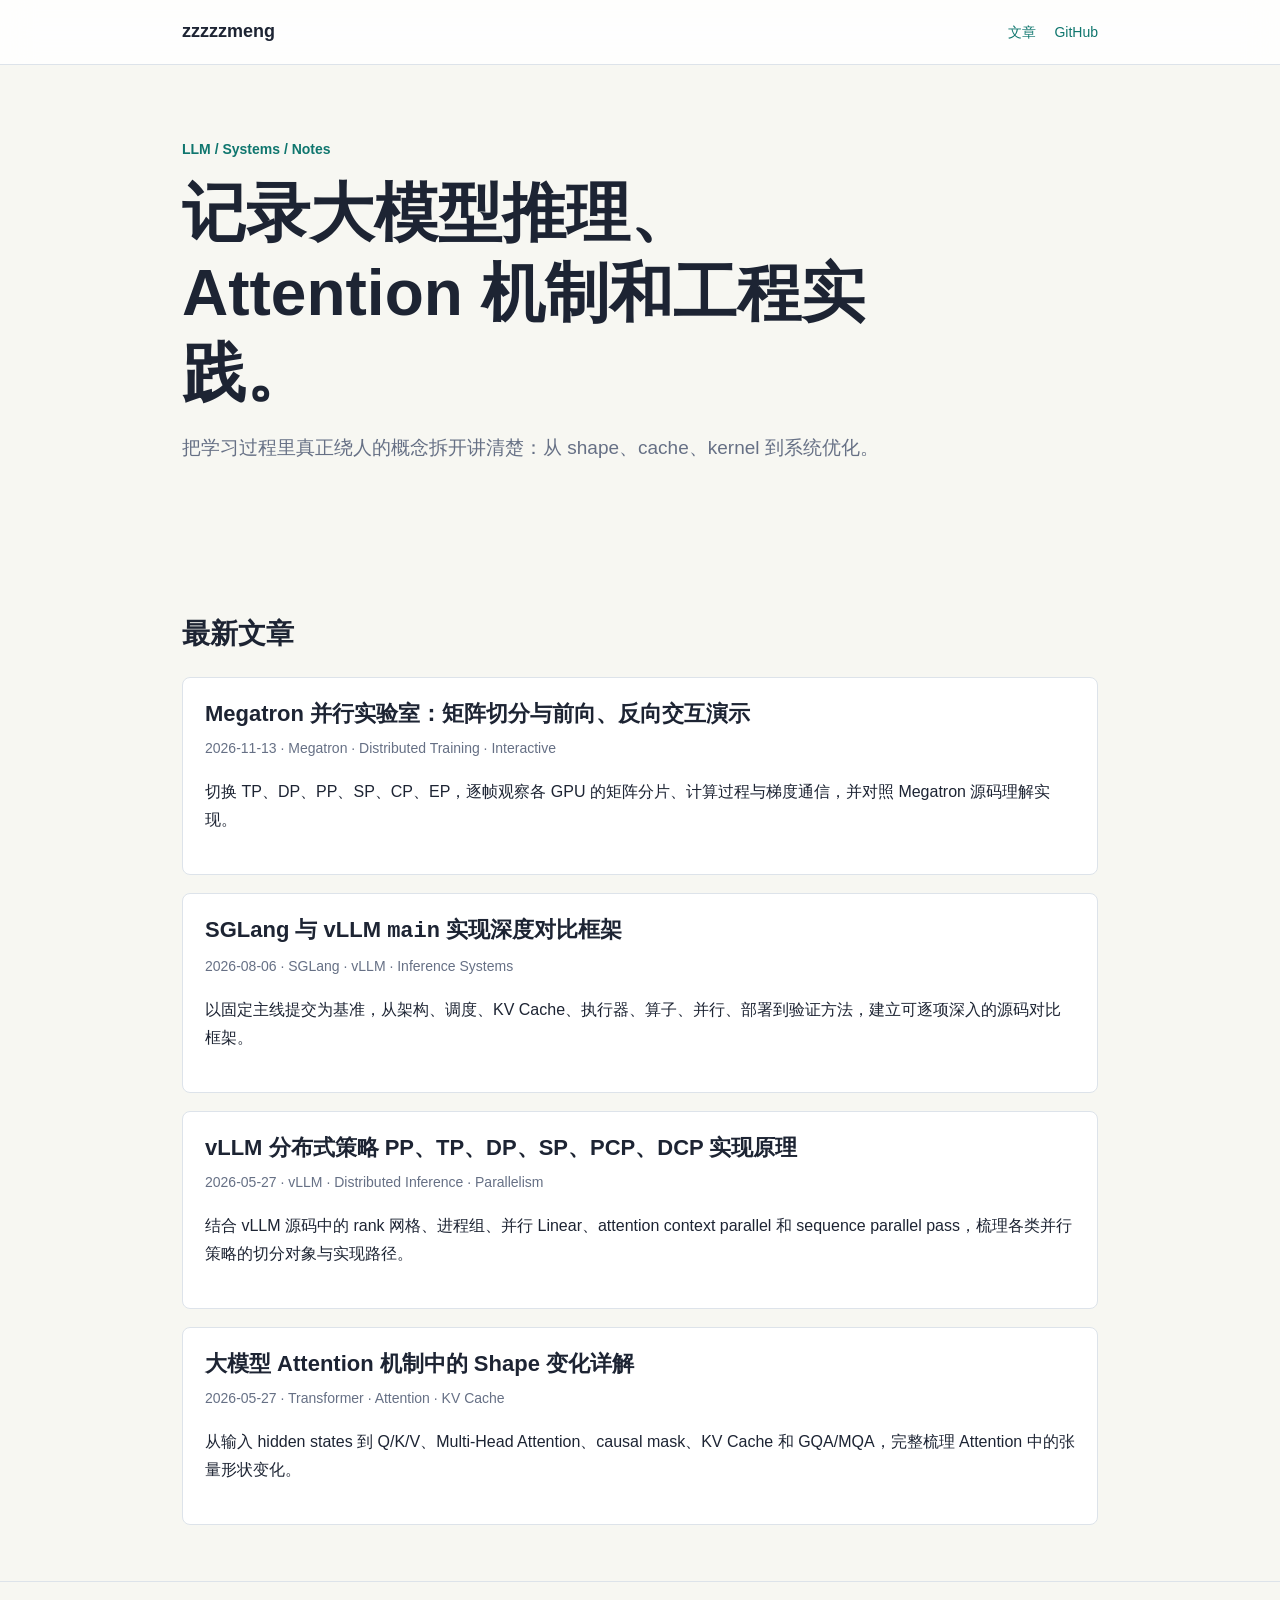
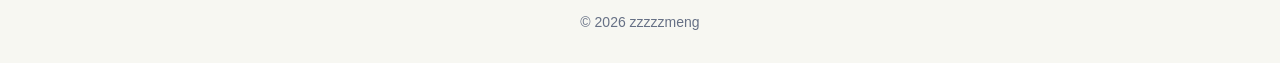
<file: index.html>
<!doctype html>
<html lang="zh-CN">
  <head>
    <meta charset="utf-8">
    <meta name="viewport" content="width=device-width, initial-scale=1">
    <title>zzzzzmeng 的技术博客</title>
    <meta name="description" content="记录大模型、推理系统与工程实践。">
    <link rel="stylesheet" href="./assets/style.css">
  </head>
  <body>
    <header class="site-header">
      <nav class="nav" aria-label="主导航">
        <a class="brand" href="./">zzzzzmeng</a>
        <div class="nav-links">
          <a href="./">文章</a>
          <a href="https://github.com/zzzzzmeng">GitHub</a>
        </div>
      </nav>
    </header>

    <main>
      <section class="hero">
        <p class="eyebrow">LLM / Systems / Notes</p>
        <h1>记录大模型推理、Attention 机制和工程实践。</h1>
        <p class="lead">把学习过程里真正绕人的概念拆开讲清楚：从 shape、cache、kernel 到系统优化。</p>
      </section>

      <section class="container" aria-labelledby="posts-title">
        <h2 id="posts-title">最新文章</h2>
        <div class="post-list">
          <a class="post-card" href="./megatron-parallel-lab/">
            <h2>Megatron 并行实验室：矩阵切分与前向、反向交互演示</h2>
            <p class="meta">2026-11-13 · Megatron · Distributed Training · Interactive</p>
            <p>切换 TP、DP、PP、SP、CP、EP，逐帧观察各 GPU 的矩阵分片、计算过程与梯度通信，并对照 Megatron 源码理解实现。</p>
          </a>
          <a class="post-card" href="./posts/sglang-vs-vllm-main-comparison-framework.html">
            <h2>SGLang 与 vLLM <code>main</code> 实现深度对比框架</h2>
            <p class="meta">2026-08-06 · SGLang · vLLM · Inference Systems</p>
            <p>以固定主线提交为基准，从架构、调度、KV Cache、执行器、算子、并行、部署到验证方法，建立可逐项深入的源码对比框架。</p>
          </a>
          <a class="post-card" href="./posts/vllm-distributed-parallelism.html">
            <h2>vLLM 分布式策略 PP、TP、DP、SP、PCP、DCP 实现原理</h2>
            <p class="meta">2026-05-27 · vLLM · Distributed Inference · Parallelism</p>
            <p>结合 vLLM 源码中的 rank 网格、进程组、并行 Linear、attention context parallel 和 sequence parallel pass，梳理各类并行策略的切分对象与实现路径。</p>
          </a>
          <a class="post-card" href="./posts/attention-shape.html">
            <h2>大模型 Attention 机制中的 Shape 变化详解</h2>
            <p class="meta">2026-05-27 · Transformer · Attention · KV Cache</p>
            <p>从输入 hidden states 到 Q/K/V、Multi-Head Attention、causal mask、KV Cache 和 GQA/MQA，完整梳理 Attention 中的张量形状变化。</p>
          </a>
        </div>
      </section>
    </main>

    <footer class="site-footer">
      <span>© 2026 zzzzzmeng</span>
    </footer>
  </body>
</html>
</file>
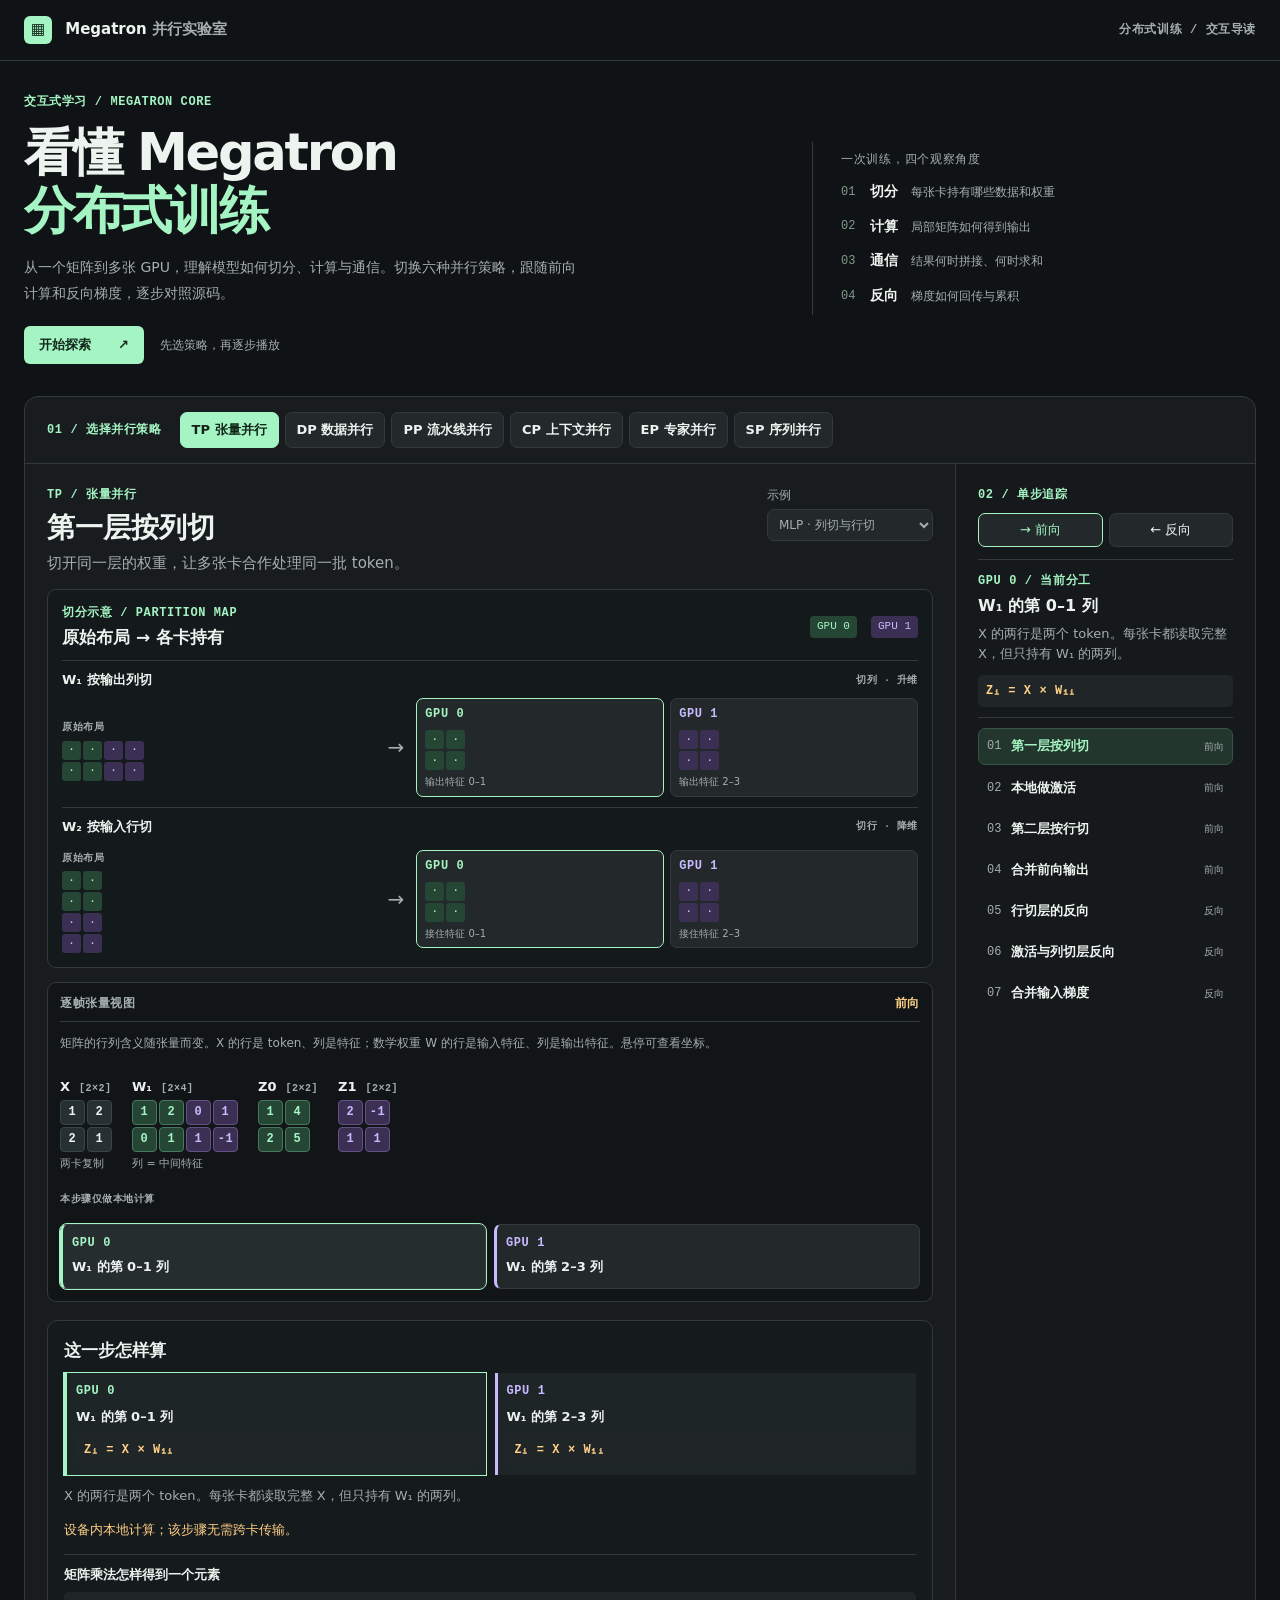
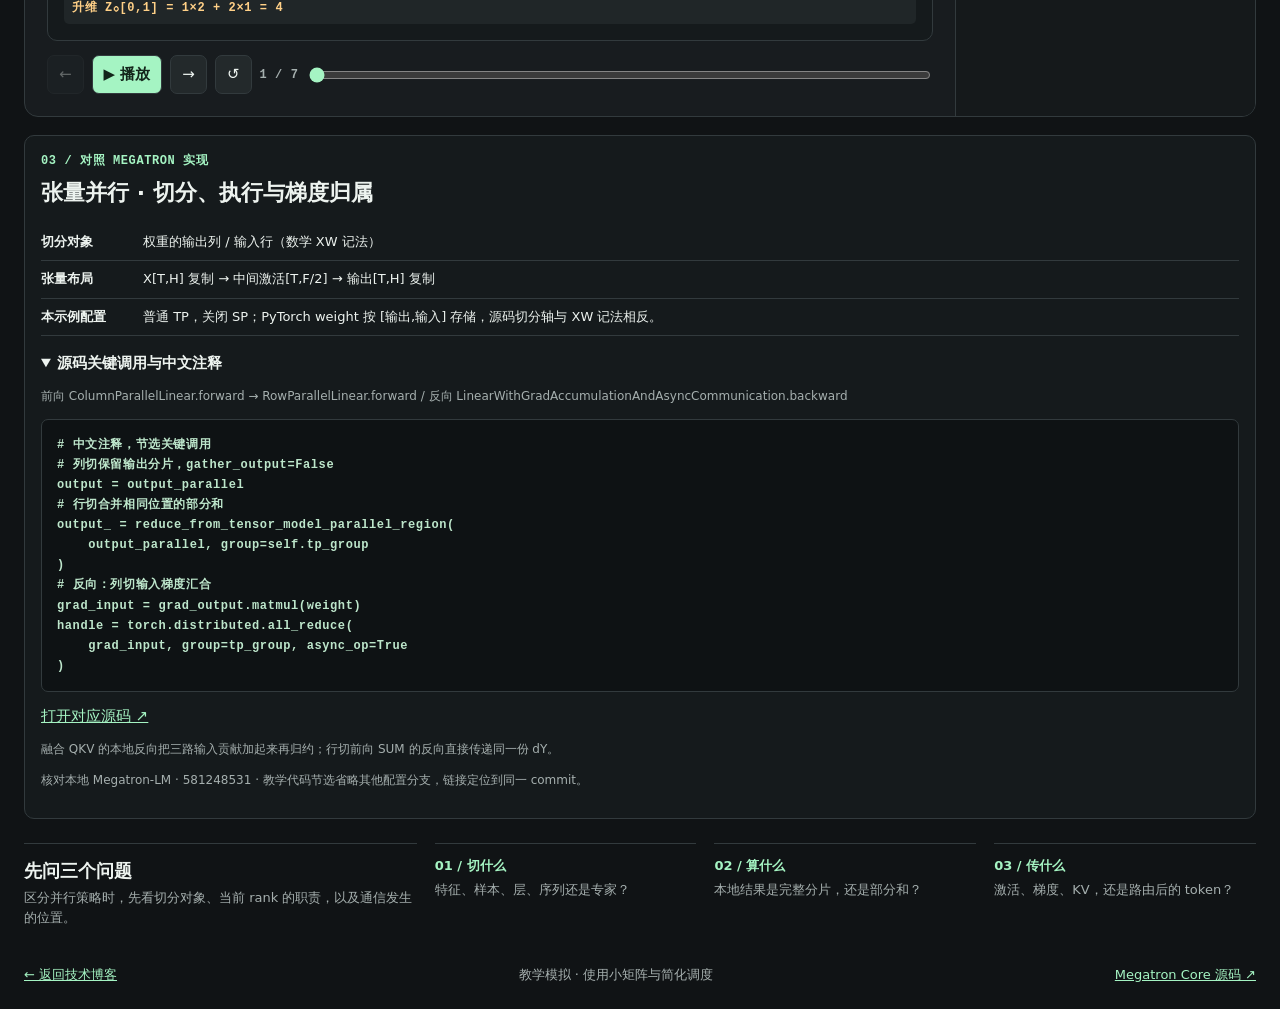
<file: megatron-parallel-lab/index.html>
<!doctype html>
<html lang="zh-CN">
<meta charset="utf-8">
<meta name="viewport" content="width=device-width,initial-scale=1">
<meta name="description" content="逐帧观察 Megatron 训练中的矩阵分片、GPU 分工和集合通信。">
<title>Megatron 并行实验室</title>
<link rel="stylesheet" href="style.css">
<link rel="stylesheet" href="partitions.css">
<link rel="stylesheet" href="implementation.css">
<link rel="stylesheet" href="intro.css">
<body>
<header class="top"><div class="brand"><span class="logo">▦</span> Megatron <span class="light">并行实验室</span></div><span class="top-label">分布式训练 / 交互导读</span></header>
<main>
<section class="intro intro-v2">
  <div class="intro-copy">
    <div class="eyebrow">交互式学习 / MEGATRON CORE</div>
    <h1>看懂 Megatron<br><span>分布式训练</span></h1>
    <p>从一个矩阵到多张 GPU，理解模型如何切分、计算与通信。切换六种并行策略，跟随前向计算和反向梯度，逐步对照源码。</p>
    <div class="intro-actions"><a class="start-link" href="#modes">开始探索 <span aria-hidden="true">↗</span></a><span class="intro-note">先选策略，再逐步播放</span></div>
  </div>
  <div class="learning-map" aria-label="学习路径">
    <div class="map-caption">一次训练，四个观察角度</div>
    <ol>
      <li><span class="map-number">01</span><div><strong>切分</strong><span>每张卡持有哪些数据和权重</span></div></li>
      <li><span class="map-number">02</span><div><strong>计算</strong><span>局部矩阵如何得到输出</span></div></li>
      <li><span class="map-number">03</span><div><strong>通信</strong><span>结果何时拼接、何时求和</span></div></li>
      <li><span class="map-number">04</span><div><strong>反向</strong><span>梯度如何回传与累积</span></div></li>
    </ol>
  </div>
</section>
<section class="lab" aria-label="并行模拟器">
<div class="lab-top"><span class="eyebrow">01 / 选择并行策略</span><nav id="modes" aria-label="并行策略"></nav></div>
<div class="workspace">
<div class="stage">
<div class="stage-head"><div><div class="eyebrow" id="tag"></div><h2 id="name"></h2><p id="overview"></p></div><label class="case-label" id="caseLabel" for="cases">示例<select id="cases"></select></label></div>
<section class="split-panel" aria-labelledby="split-title">
<div class="split-head"><div><div class="eyebrow">切分示意 / PARTITION MAP</div><h3 id="split-title">原始布局 → 各卡持有</h3></div><div class="split-key"><span class="key0">GPU 0</span><span class="key1">GPU 1</span></div></div>
<div id="splits"></div>
</section>
<div class="canvas"><div class="canvas-head"><span>逐帧张量视图</span><span id="phase"></span></div><p class="axis-guide">矩阵的行列含义随张量而变。X 的行是 token、列是特征；数学权重 W 的行是输入特征、列是输出特征。悬停可查看坐标。</p><div id="matrices"></div><div id="wire"></div><div id="cards"></div></div>
<section class="execution" aria-live="polite"><h3>这一步怎样算</h3><div id="execution"></div><div id="scalar"></div><div id="pipeline"></div></section>
<div class="controls"><button id="prev" aria-label="上一步">←</button><button id="play">▶ 播放</button><button id="next" aria-label="下一步">→</button><button id="reset" aria-label="回到起点" title="回到起点">↺</button><span id="counter"></span><input id="seek" type="range" min="0" value="0" aria-label="步骤进度"></div>
</div>
<aside class="side"><div class="eyebrow">02 / 单步追踪</div><div id="phase-nav" role="group" aria-label="跳到计算阶段"><button id="forward">→ 前向</button><button id="backward">← 反向</button></div><div id="inspector" aria-live="polite"></div><div id="steps"></div></aside>
</div>
</section>
<section class="source-panel"><div class="eyebrow">03 / 对照 MEGATRON 实现</div><h2 id="source-title"></h2><div id="contract"></div><details open><summary>源码关键调用与中文注释</summary><p id="source-route"></p><pre><code id="source-code"></code></pre><a id="source-link" target="_blank" rel="noopener">打开对应源码 ↗</a><p id="source-foot"></p></details><p class="source-version">核对本地 Megatron-LM · 581248531 · 教学代码节选省略其他配置分支，链接定位到同一 commit。</p></section>
<section class="legend"><div><h2>先问三个问题</h2><p>区分并行策略时，先看切分对象、当前 rank 的职责，以及通信发生的位置。</p></div><div><b>01 / 切什么</b><p>特征、样本、层、序列还是专家？</p></div><div><b>02 / 算什么</b><p>本地结果是完整分片，还是部分和？</p></div><div><b>03 / 传什么</b><p>激活、梯度、KV，还是路由后的 token？</p></div></section>
<footer><a href="../">← 返回技术博客</a><span>教学模拟 · 使用小矩阵与简化调度</span> <a href="https://github.com/NVIDIA/Megatron-LM/tree/main/megatron/core">Megatron Core 源码 ↗</a></footer>
</main>
<script src="sim.js"></script>
<script src="split-diagrams.js"></script>
<script src="backprop.js"></script>
<script src="implementation.js"></script>
<script src="ui.js"></script>
</body>
</html>
</file>
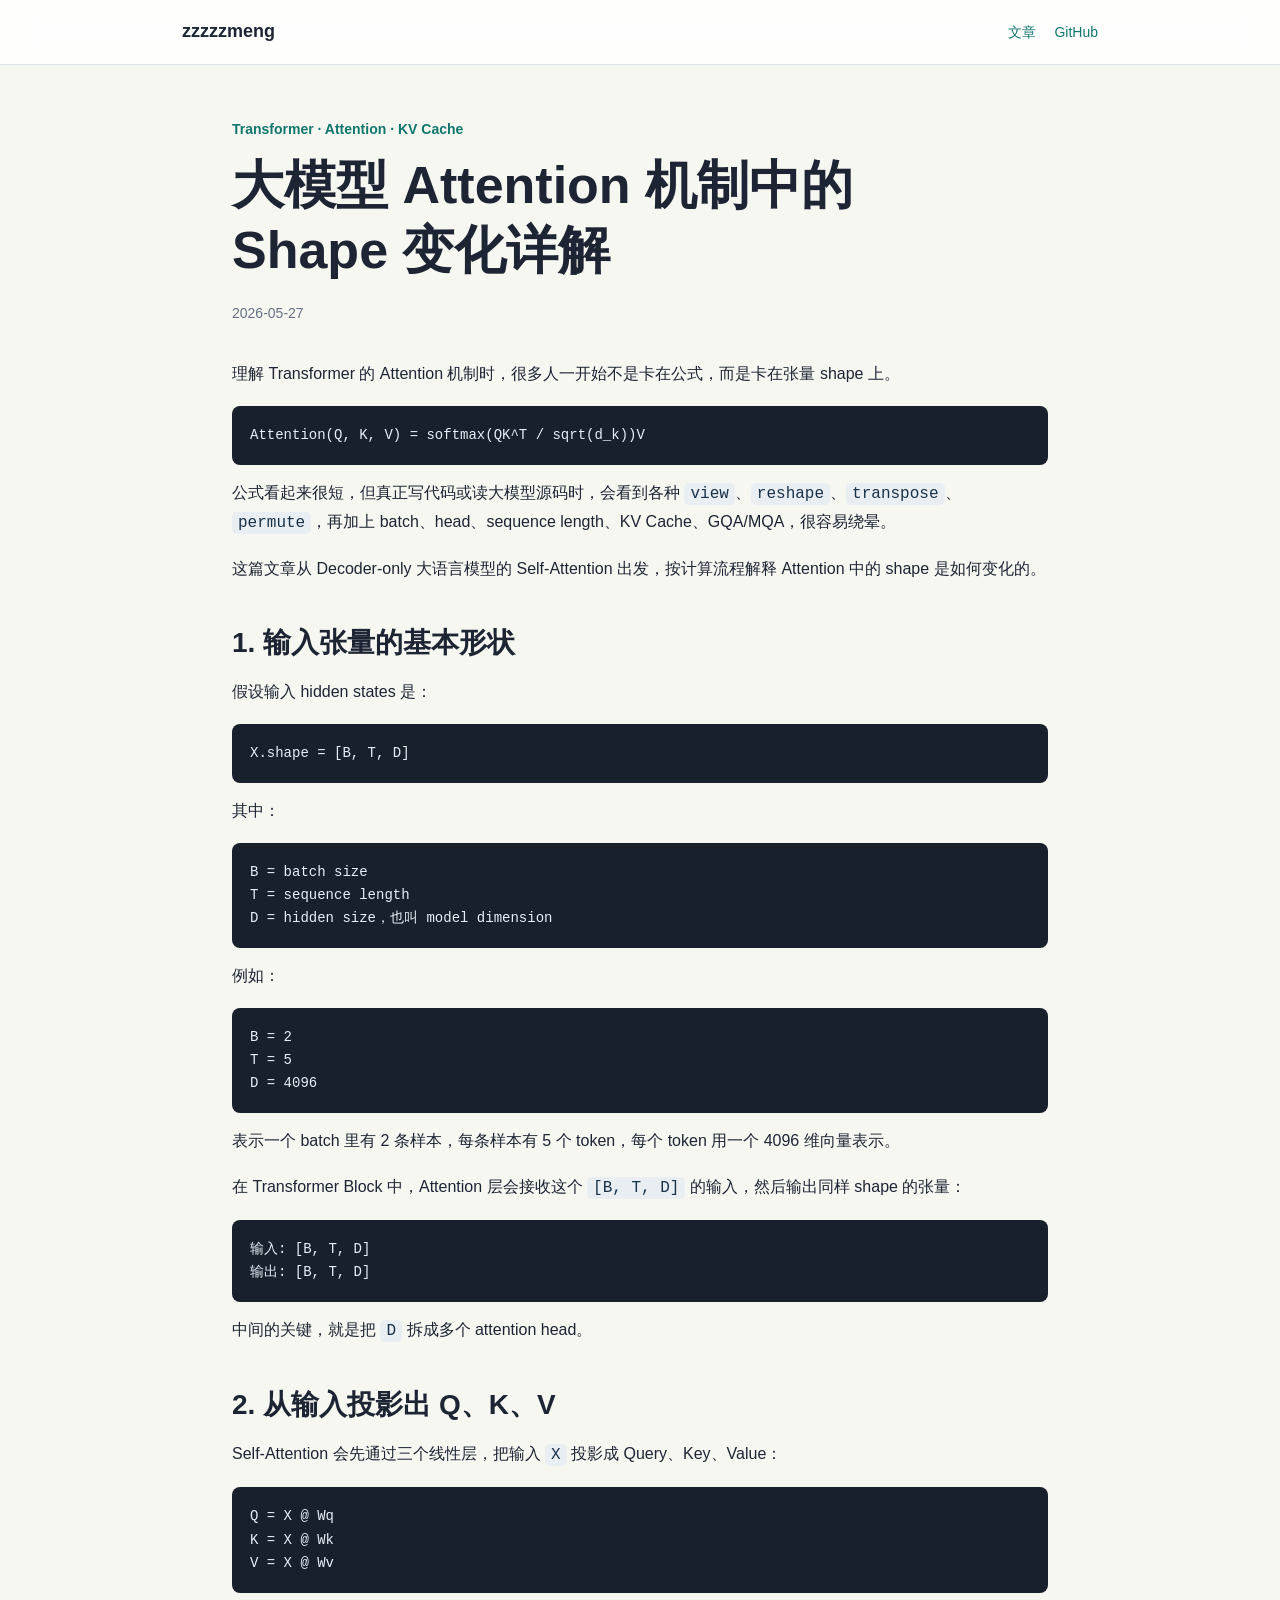
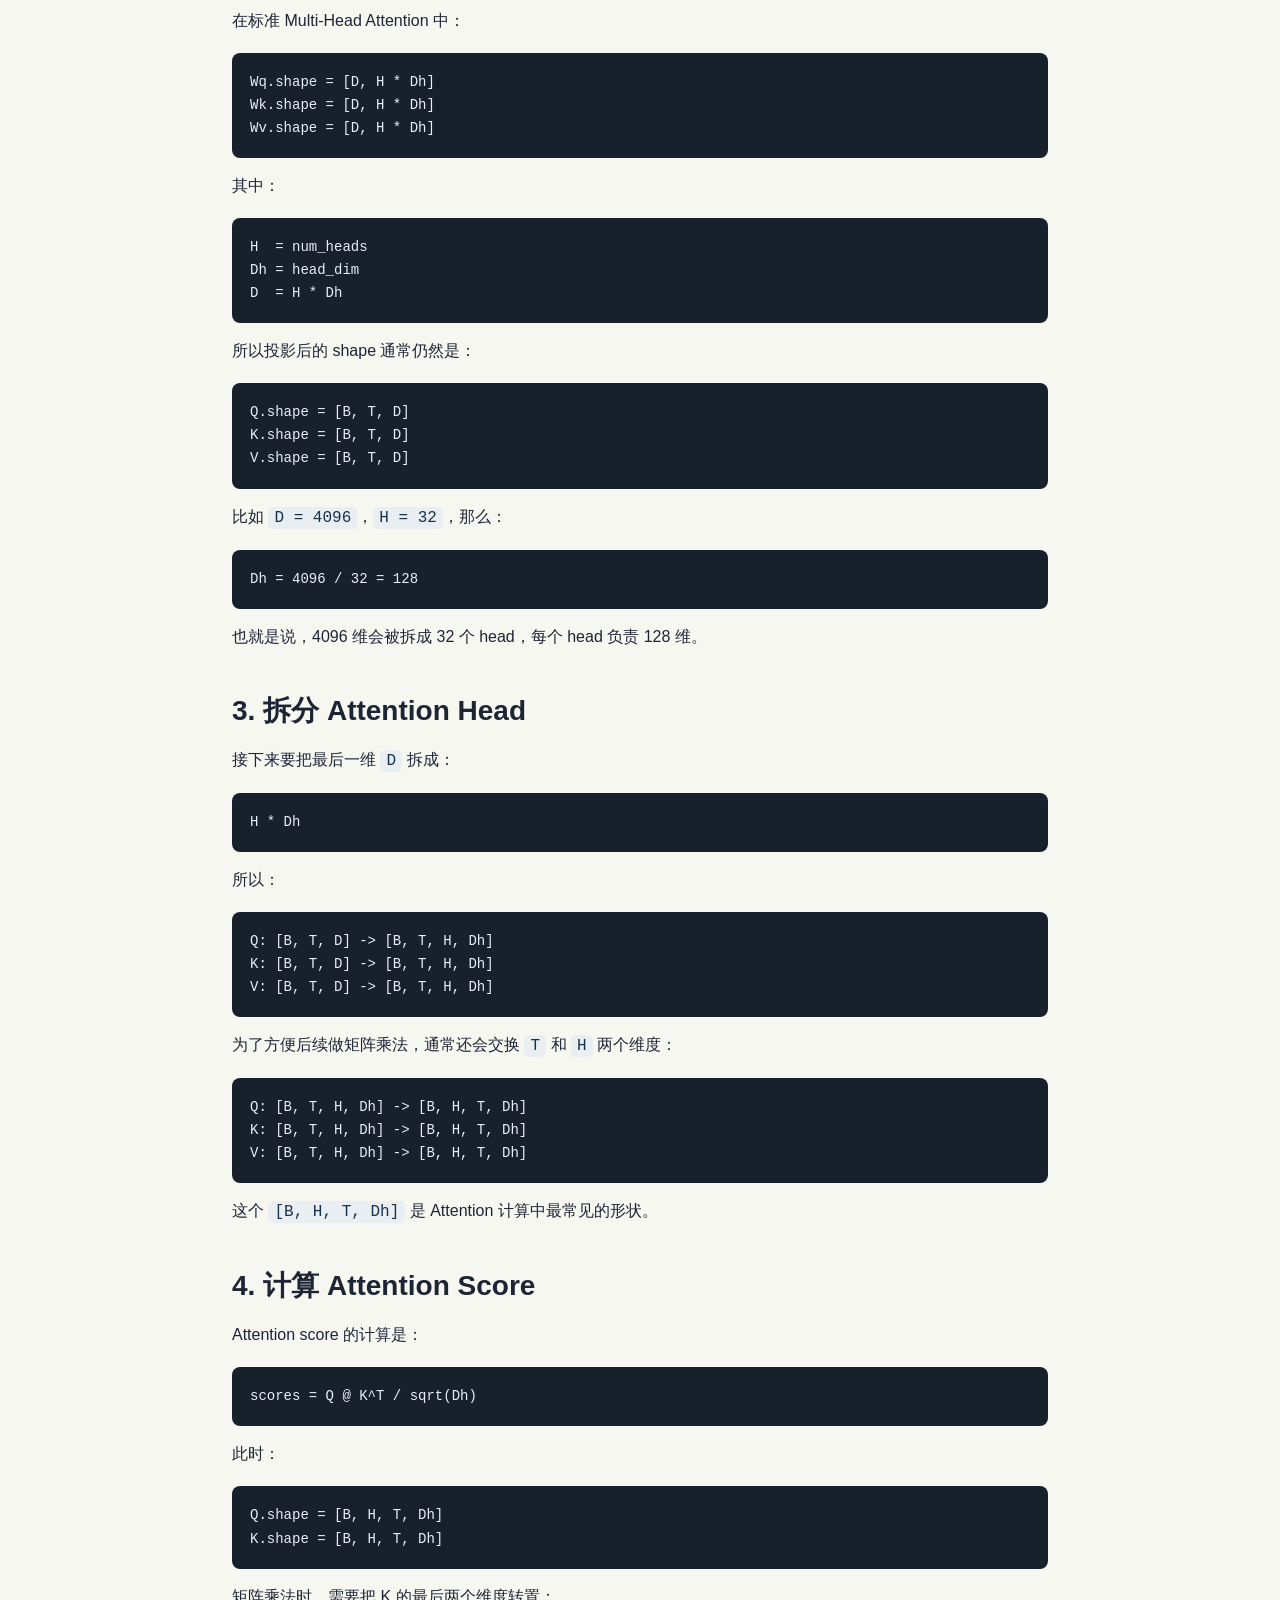
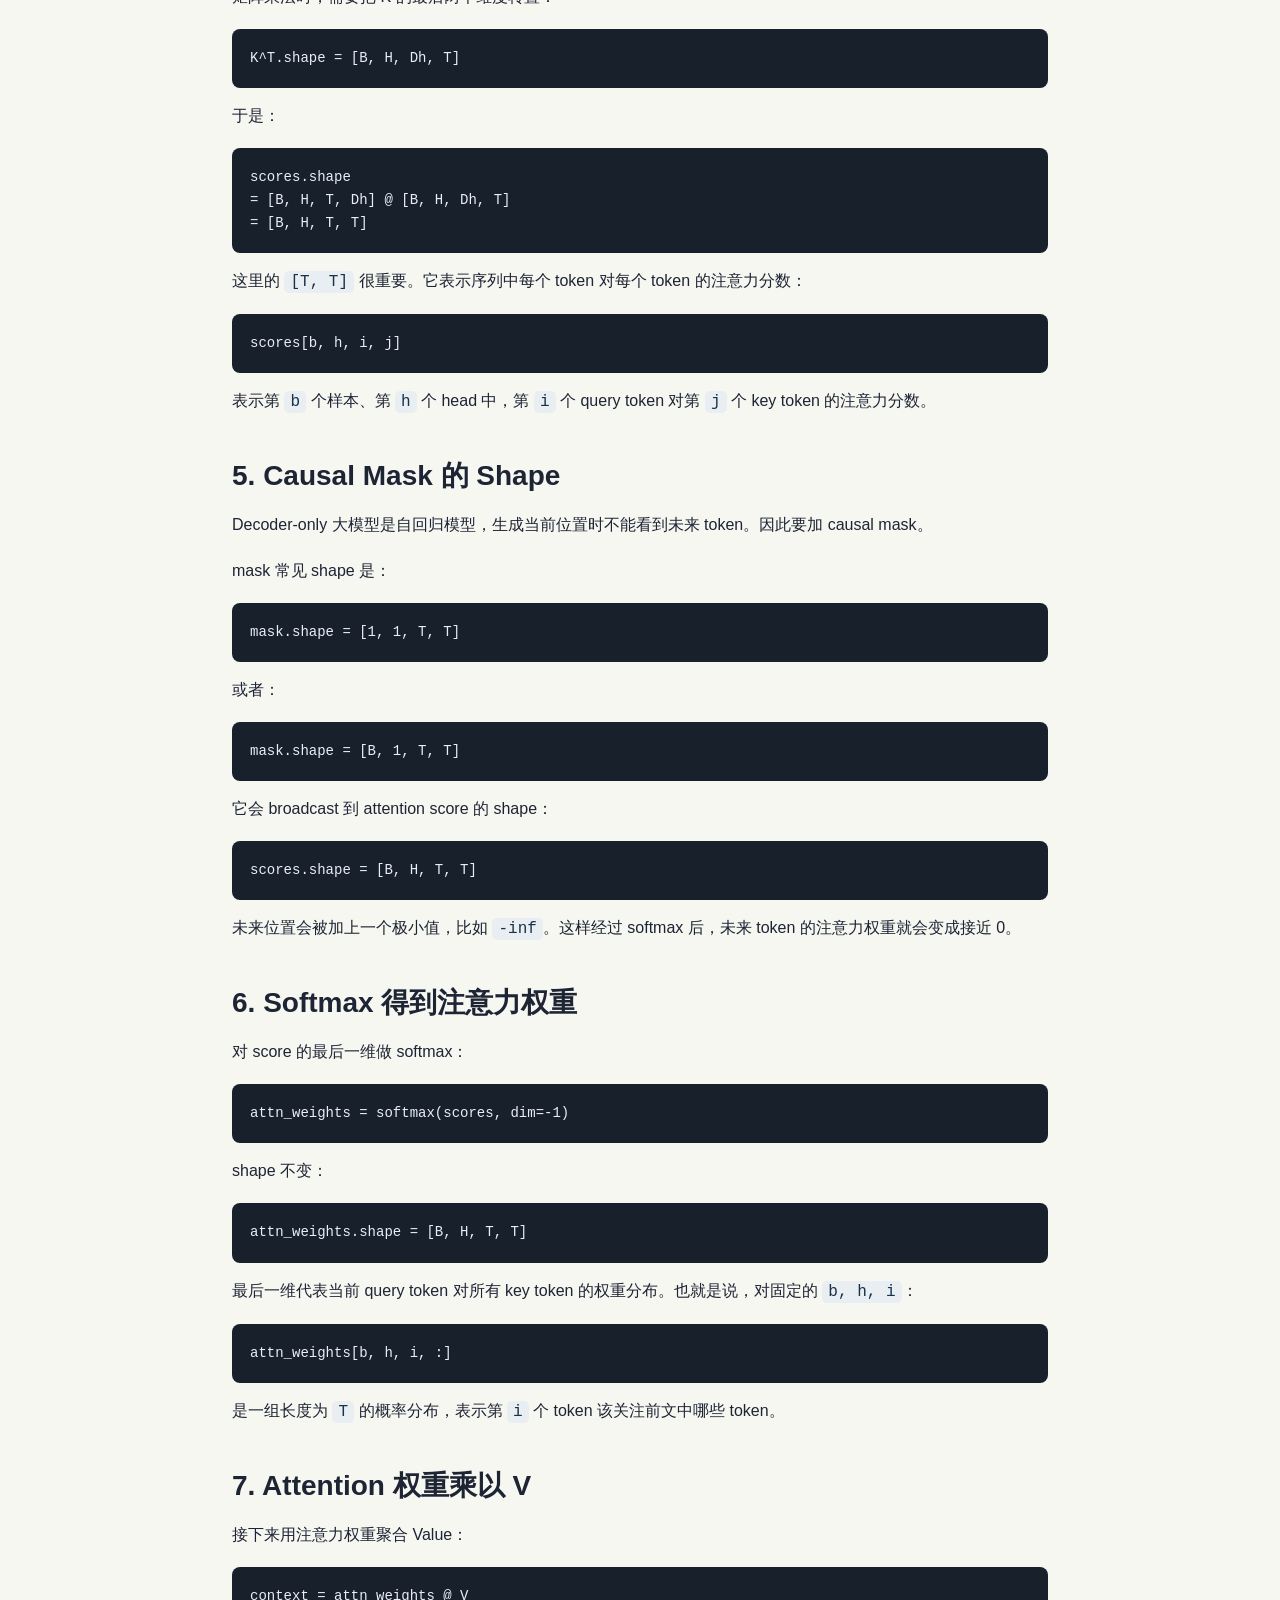
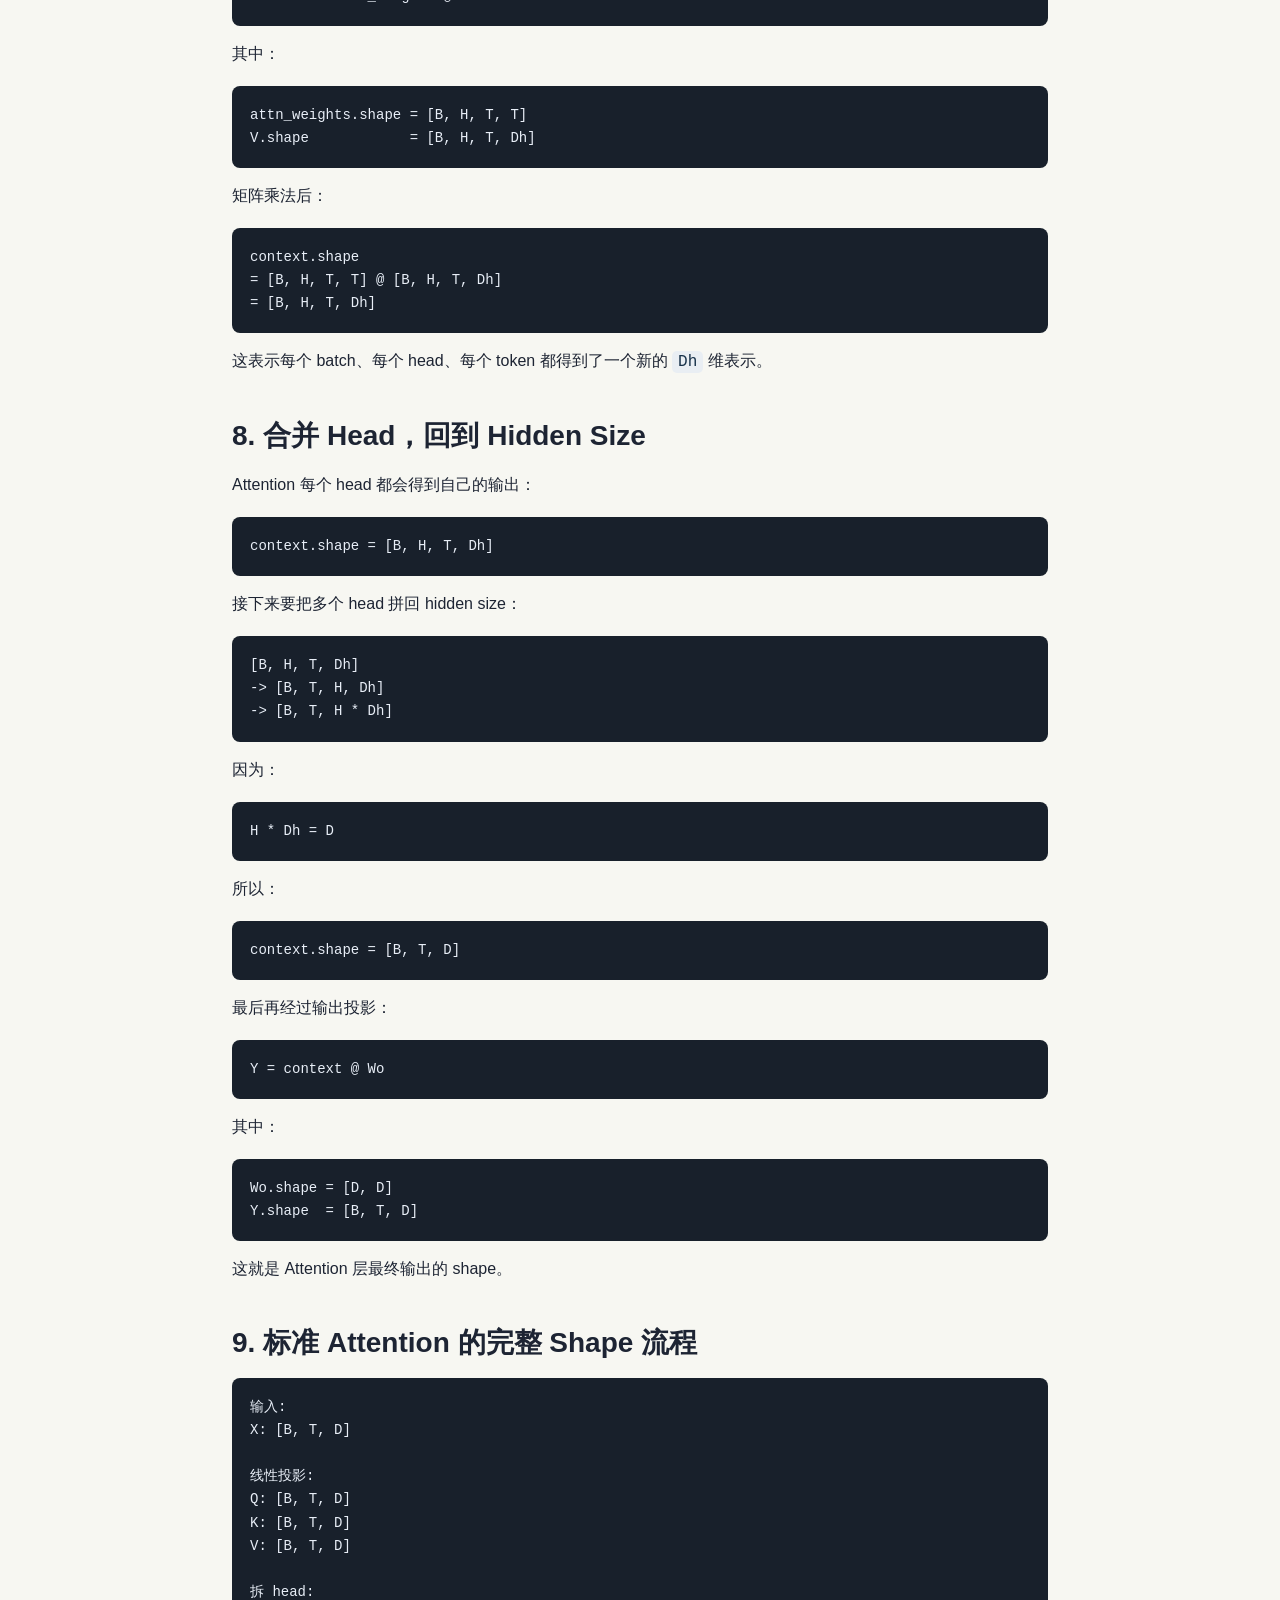
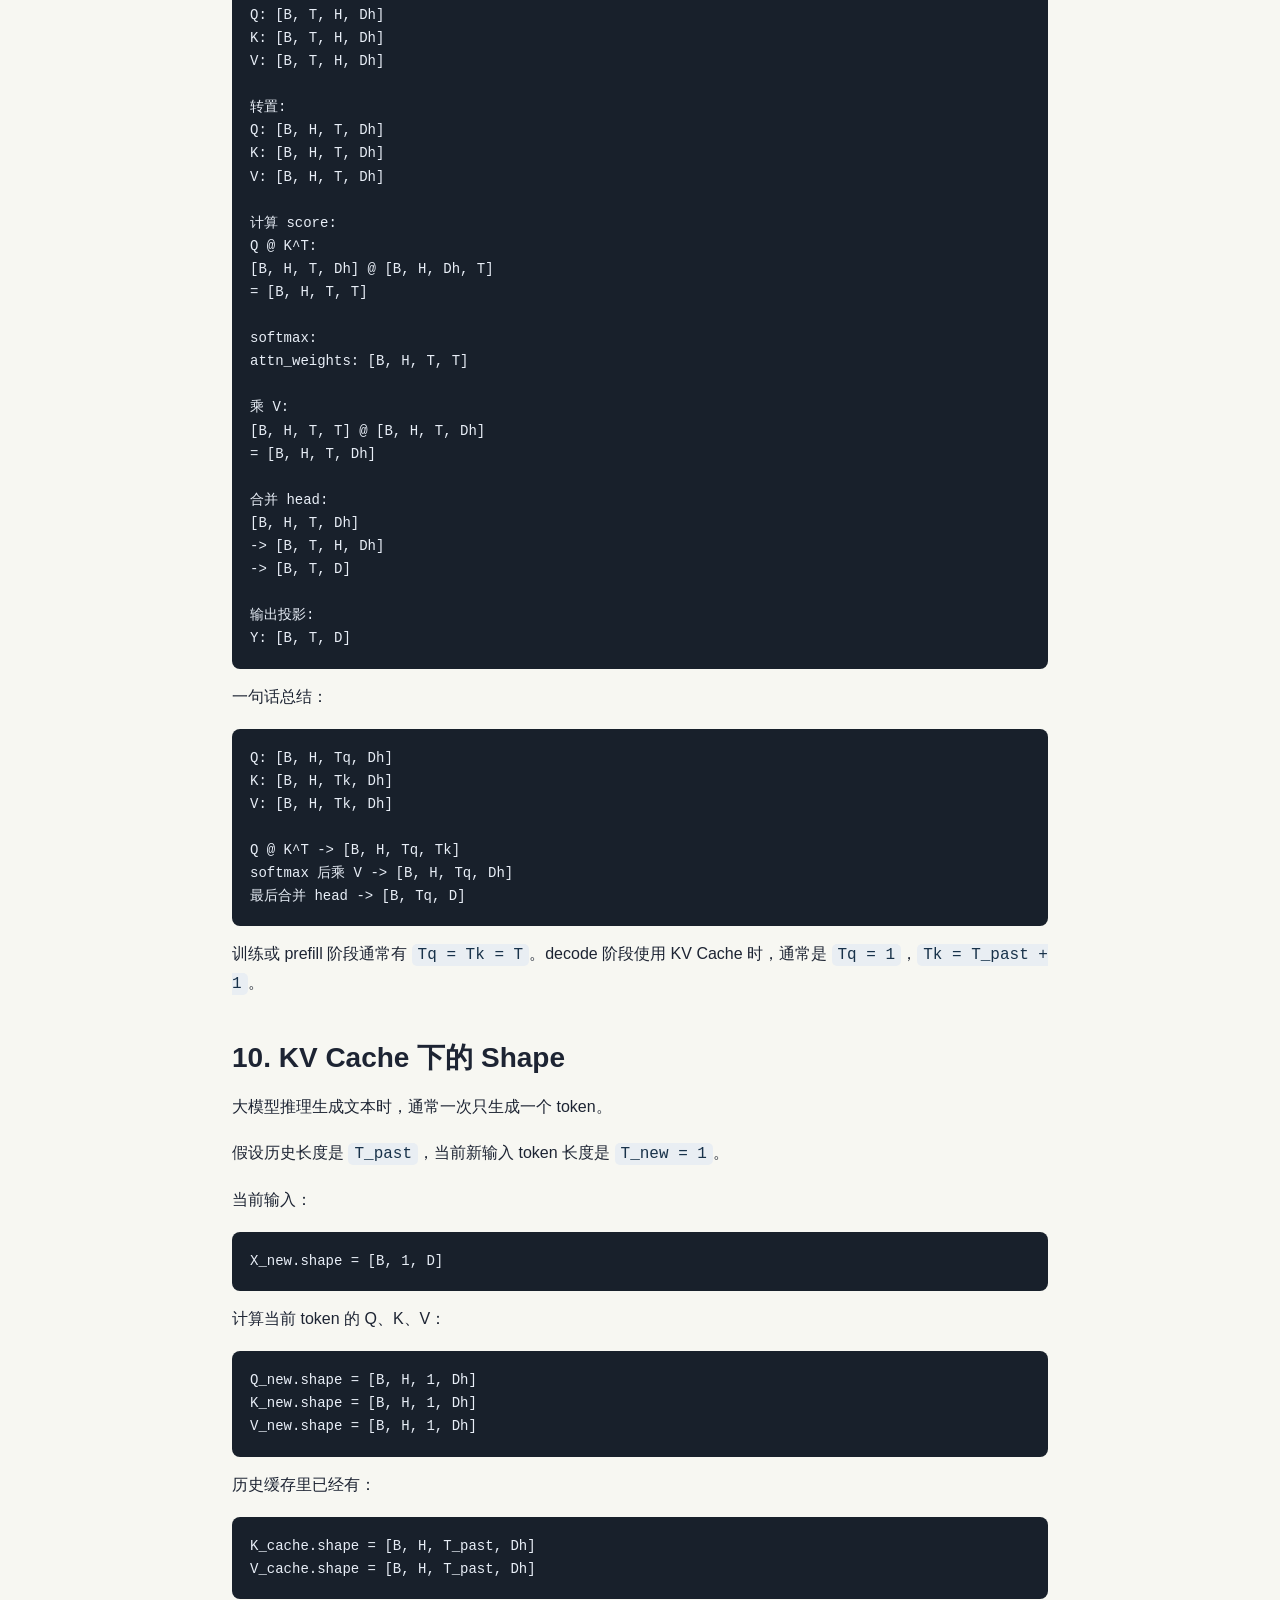
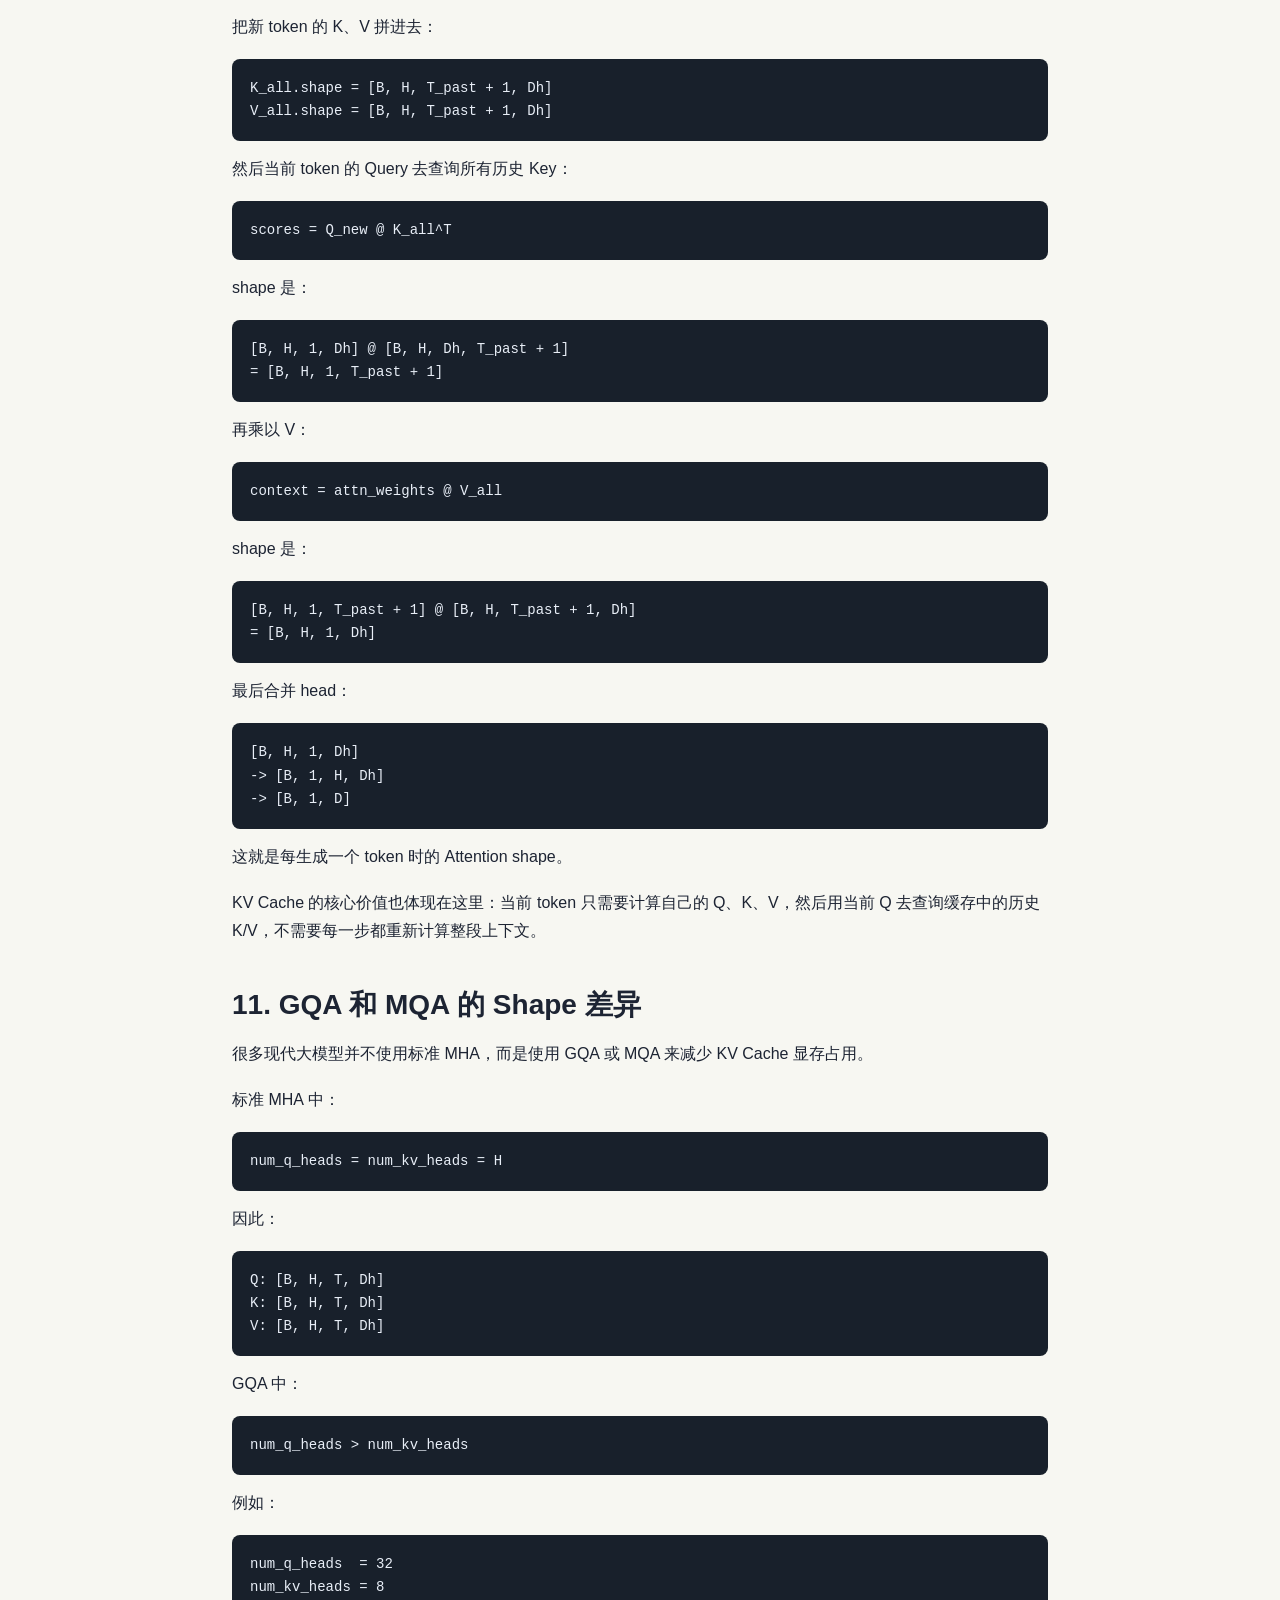
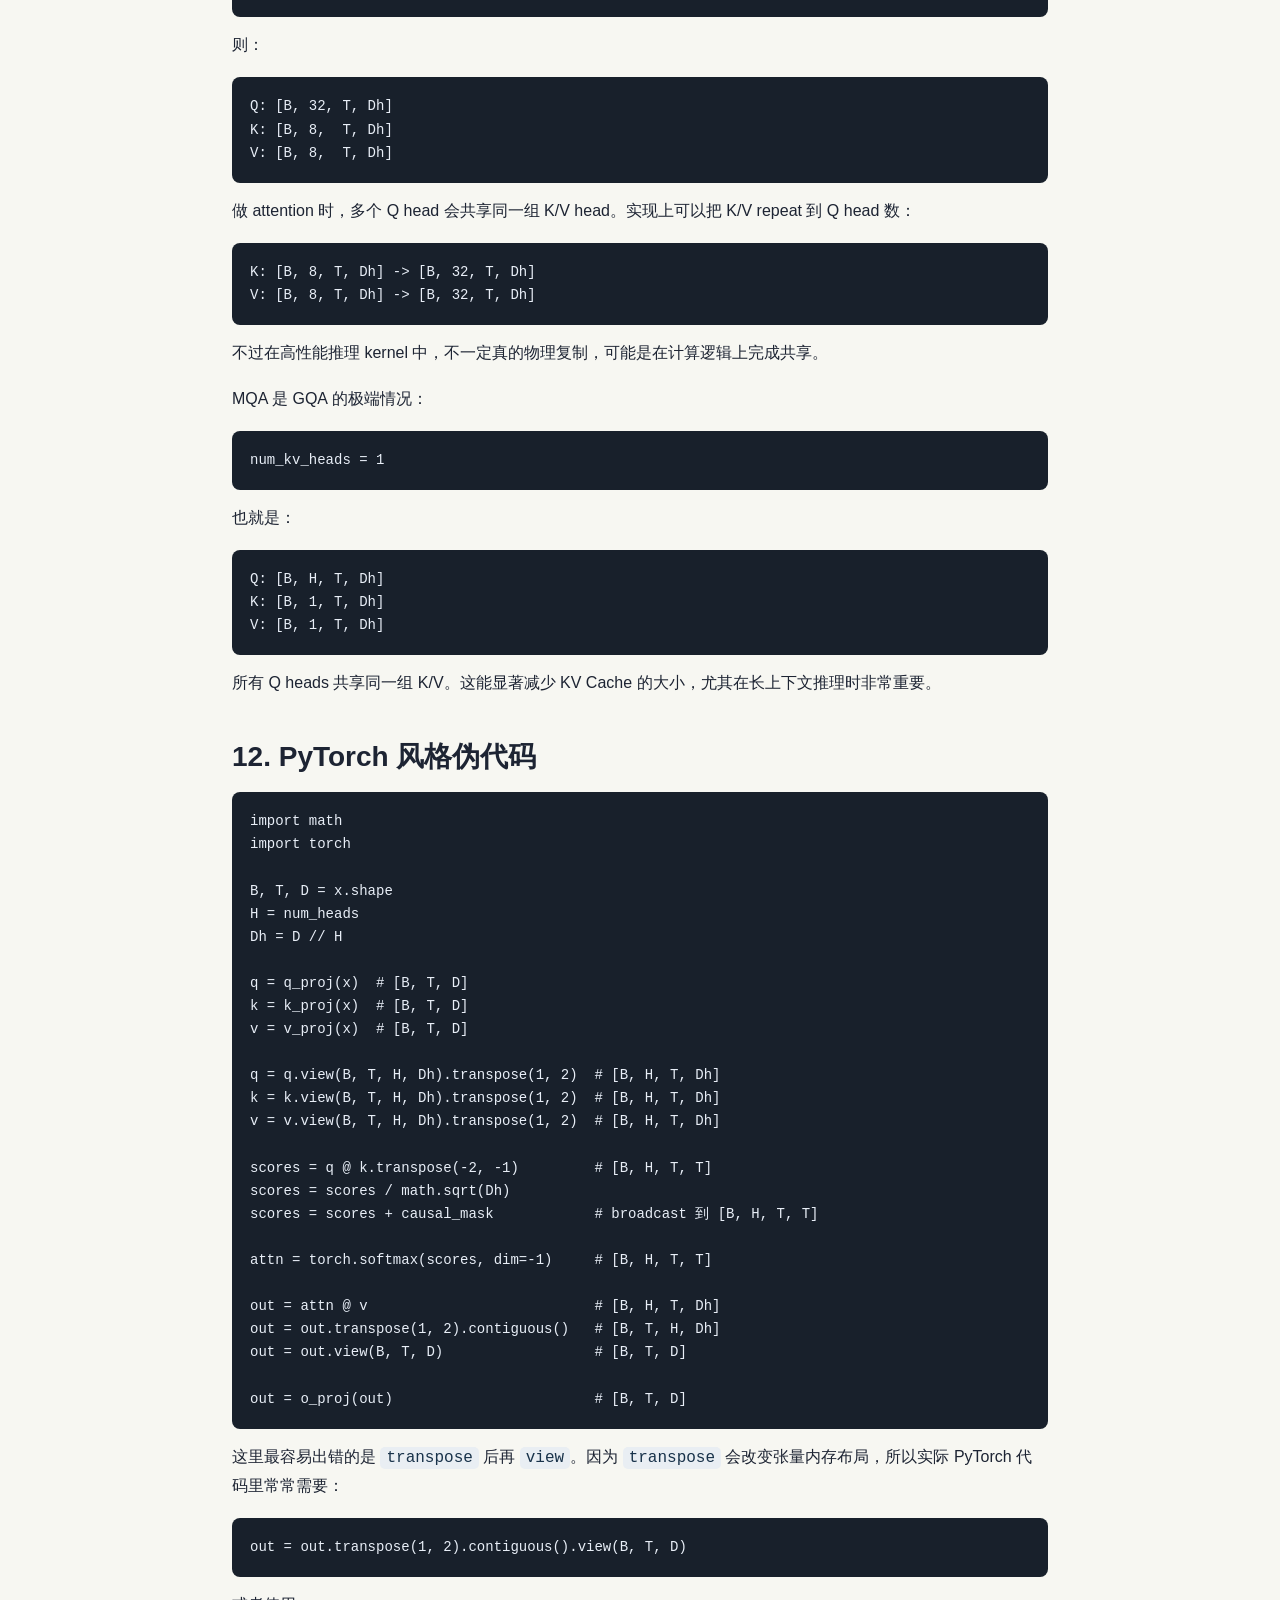
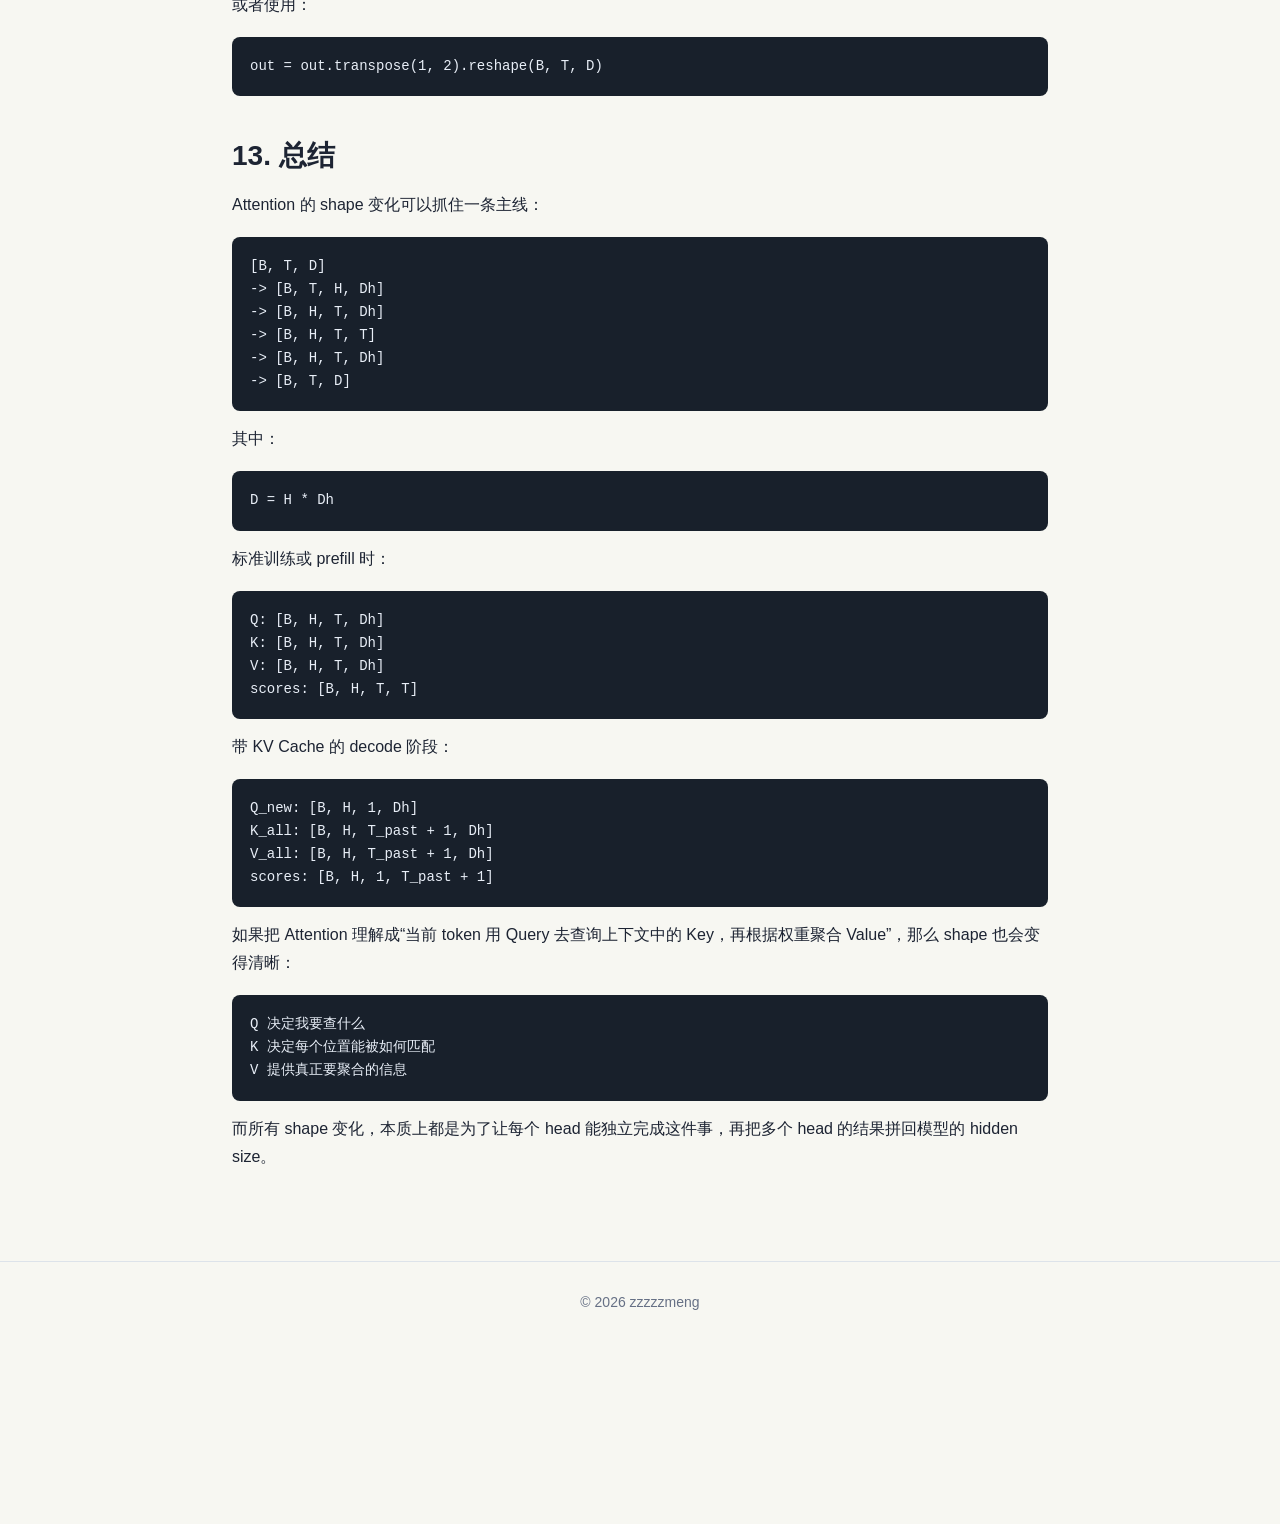
<file: posts/attention-shape.html>
<!doctype html>
<html lang="zh-CN">
  <head>
    <meta charset="utf-8">
    <meta name="viewport" content="width=device-width, initial-scale=1">
    <title>大模型 Attention 机制中的 Shape 变化详解 | zzzzzmeng</title>
    <meta name="description" content="从 Decoder-only 大模型出发，解释 Attention 中 Q、K、V、Multi-Head Attention、KV Cache、GQA/MQA 的 shape 变化。">
    <link rel="stylesheet" href="../assets/style.css">
  </head>
  <body>
    <header class="site-header">
      <nav class="nav" aria-label="主导航">
        <a class="brand" href="../">zzzzzmeng</a>
        <div class="nav-links">
          <a href="../">文章</a>
          <a href="https://github.com/zzzzzmeng">GitHub</a>
        </div>
      </nav>
    </header>

    <main class="article">
      <article>
        <header class="article-header">
          <p class="eyebrow">Transformer · Attention · KV Cache</p>
          <h1>大模型 Attention 机制中的 Shape 变化详解</h1>
          <p class="meta">2026-05-27</p>
        </header>

        <p>理解 Transformer 的 Attention 机制时，很多人一开始不是卡在公式，而是卡在张量 shape 上。</p>

<pre><code>Attention(Q, K, V) = softmax(QK^T / sqrt(d_k))V</code></pre>

        <p>公式看起来很短，但真正写代码或读大模型源码时，会看到各种 <code>view</code>、<code>reshape</code>、<code>transpose</code>、<code>permute</code>，再加上 batch、head、sequence length、KV Cache、GQA/MQA，很容易绕晕。</p>

        <p>这篇文章从 Decoder-only 大语言模型的 Self-Attention 出发，按计算流程解释 Attention 中的 shape 是如何变化的。</p>

        <h2>1. 输入张量的基本形状</h2>

        <p>假设输入 hidden states 是：</p>

<pre><code>X.shape = [B, T, D]</code></pre>

        <p>其中：</p>

<pre><code>B = batch size
T = sequence length
D = hidden size，也叫 model dimension</code></pre>

        <p>例如：</p>

<pre><code>B = 2
T = 5
D = 4096</code></pre>

        <p>表示一个 batch 里有 2 条样本，每条样本有 5 个 token，每个 token 用一个 4096 维向量表示。</p>

        <p>在 Transformer Block 中，Attention 层会接收这个 <code>[B, T, D]</code> 的输入，然后输出同样 shape 的张量：</p>

<pre><code>输入: [B, T, D]
输出: [B, T, D]</code></pre>

        <p>中间的关键，就是把 <code>D</code> 拆成多个 attention head。</p>

        <h2>2. 从输入投影出 Q、K、V</h2>

        <p>Self-Attention 会先通过三个线性层，把输入 <code>X</code> 投影成 Query、Key、Value：</p>

<pre><code>Q = X @ Wq
K = X @ Wk
V = X @ Wv</code></pre>

        <p>在标准 Multi-Head Attention 中：</p>

<pre><code>Wq.shape = [D, H * Dh]
Wk.shape = [D, H * Dh]
Wv.shape = [D, H * Dh]</code></pre>

        <p>其中：</p>

<pre><code>H  = num_heads
Dh = head_dim
D  = H * Dh</code></pre>

        <p>所以投影后的 shape 通常仍然是：</p>

<pre><code>Q.shape = [B, T, D]
K.shape = [B, T, D]
V.shape = [B, T, D]</code></pre>

        <p>比如 <code>D = 4096</code>，<code>H = 32</code>，那么：</p>

<pre><code>Dh = 4096 / 32 = 128</code></pre>

        <p>也就是说，4096 维会被拆成 32 个 head，每个 head 负责 128 维。</p>

        <h2>3. 拆分 Attention Head</h2>

        <p>接下来要把最后一维 <code>D</code> 拆成：</p>

<pre><code>H * Dh</code></pre>

        <p>所以：</p>

<pre><code>Q: [B, T, D] -> [B, T, H, Dh]
K: [B, T, D] -> [B, T, H, Dh]
V: [B, T, D] -> [B, T, H, Dh]</code></pre>

        <p>为了方便后续做矩阵乘法，通常还会交换 <code>T</code> 和 <code>H</code> 两个维度：</p>

<pre><code>Q: [B, T, H, Dh] -> [B, H, T, Dh]
K: [B, T, H, Dh] -> [B, H, T, Dh]
V: [B, T, H, Dh] -> [B, H, T, Dh]</code></pre>

        <p>这个 <code>[B, H, T, Dh]</code> 是 Attention 计算中最常见的形状。</p>

        <h2>4. 计算 Attention Score</h2>

        <p>Attention score 的计算是：</p>

<pre><code>scores = Q @ K^T / sqrt(Dh)</code></pre>

        <p>此时：</p>

<pre><code>Q.shape = [B, H, T, Dh]
K.shape = [B, H, T, Dh]</code></pre>

        <p>矩阵乘法时，需要把 K 的最后两个维度转置：</p>

<pre><code>K^T.shape = [B, H, Dh, T]</code></pre>

        <p>于是：</p>

<pre><code>scores.shape
= [B, H, T, Dh] @ [B, H, Dh, T]
= [B, H, T, T]</code></pre>

        <p>这里的 <code>[T, T]</code> 很重要。它表示序列中每个 token 对每个 token 的注意力分数：</p>

<pre><code>scores[b, h, i, j]</code></pre>

        <p>表示第 <code>b</code> 个样本、第 <code>h</code> 个 head 中，第 <code>i</code> 个 query token 对第 <code>j</code> 个 key token 的注意力分数。</p>

        <h2>5. Causal Mask 的 Shape</h2>

        <p>Decoder-only 大模型是自回归模型，生成当前位置时不能看到未来 token。因此要加 causal mask。</p>

        <p>mask 常见 shape 是：</p>

<pre><code>mask.shape = [1, 1, T, T]</code></pre>

        <p>或者：</p>

<pre><code>mask.shape = [B, 1, T, T]</code></pre>

        <p>它会 broadcast 到 attention score 的 shape：</p>

<pre><code>scores.shape = [B, H, T, T]</code></pre>

        <p>未来位置会被加上一个极小值，比如 <code>-inf</code>。这样经过 softmax 后，未来 token 的注意力权重就会变成接近 0。</p>

        <h2>6. Softmax 得到注意力权重</h2>

        <p>对 score 的最后一维做 softmax：</p>

<pre><code>attn_weights = softmax(scores, dim=-1)</code></pre>

        <p>shape 不变：</p>

<pre><code>attn_weights.shape = [B, H, T, T]</code></pre>

        <p>最后一维代表当前 query token 对所有 key token 的权重分布。也就是说，对固定的 <code>b, h, i</code>：</p>

<pre><code>attn_weights[b, h, i, :]</code></pre>

        <p>是一组长度为 <code>T</code> 的概率分布，表示第 <code>i</code> 个 token 该关注前文中哪些 token。</p>

        <h2>7. Attention 权重乘以 V</h2>

        <p>接下来用注意力权重聚合 Value：</p>

<pre><code>context = attn_weights @ V</code></pre>

        <p>其中：</p>

<pre><code>attn_weights.shape = [B, H, T, T]
V.shape            = [B, H, T, Dh]</code></pre>

        <p>矩阵乘法后：</p>

<pre><code>context.shape
= [B, H, T, T] @ [B, H, T, Dh]
= [B, H, T, Dh]</code></pre>

        <p>这表示每个 batch、每个 head、每个 token 都得到了一个新的 <code>Dh</code> 维表示。</p>

        <h2>8. 合并 Head，回到 Hidden Size</h2>

        <p>Attention 每个 head 都会得到自己的输出：</p>

<pre><code>context.shape = [B, H, T, Dh]</code></pre>

        <p>接下来要把多个 head 拼回 hidden size：</p>

<pre><code>[B, H, T, Dh]
-> [B, T, H, Dh]
-> [B, T, H * Dh]</code></pre>

        <p>因为：</p>

<pre><code>H * Dh = D</code></pre>

        <p>所以：</p>

<pre><code>context.shape = [B, T, D]</code></pre>

        <p>最后再经过输出投影：</p>

<pre><code>Y = context @ Wo</code></pre>

        <p>其中：</p>

<pre><code>Wo.shape = [D, D]
Y.shape  = [B, T, D]</code></pre>

        <p>这就是 Attention 层最终输出的 shape。</p>

        <h2>9. 标准 Attention 的完整 Shape 流程</h2>

<pre><code>输入:
X: [B, T, D]

线性投影:
Q: [B, T, D]
K: [B, T, D]
V: [B, T, D]

拆 head:
Q: [B, T, H, Dh]
K: [B, T, H, Dh]
V: [B, T, H, Dh]

转置:
Q: [B, H, T, Dh]
K: [B, H, T, Dh]
V: [B, H, T, Dh]

计算 score:
Q @ K^T:
[B, H, T, Dh] @ [B, H, Dh, T]
= [B, H, T, T]

softmax:
attn_weights: [B, H, T, T]

乘 V:
[B, H, T, T] @ [B, H, T, Dh]
= [B, H, T, Dh]

合并 head:
[B, H, T, Dh]
-> [B, T, H, Dh]
-> [B, T, D]

输出投影:
Y: [B, T, D]</code></pre>

        <p>一句话总结：</p>

<pre><code>Q: [B, H, Tq, Dh]
K: [B, H, Tk, Dh]
V: [B, H, Tk, Dh]

Q @ K^T -> [B, H, Tq, Tk]
softmax 后乘 V -> [B, H, Tq, Dh]
最后合并 head -> [B, Tq, D]</code></pre>

        <p>训练或 prefill 阶段通常有 <code>Tq = Tk = T</code>。decode 阶段使用 KV Cache 时，通常是 <code>Tq = 1</code>，<code>Tk = T_past + 1</code>。</p>

        <h2>10. KV Cache 下的 Shape</h2>

        <p>大模型推理生成文本时，通常一次只生成一个 token。</p>

        <p>假设历史长度是 <code>T_past</code>，当前新输入 token 长度是 <code>T_new = 1</code>。</p>

        <p>当前输入：</p>

<pre><code>X_new.shape = [B, 1, D]</code></pre>

        <p>计算当前 token 的 Q、K、V：</p>

<pre><code>Q_new.shape = [B, H, 1, Dh]
K_new.shape = [B, H, 1, Dh]
V_new.shape = [B, H, 1, Dh]</code></pre>

        <p>历史缓存里已经有：</p>

<pre><code>K_cache.shape = [B, H, T_past, Dh]
V_cache.shape = [B, H, T_past, Dh]</code></pre>

        <p>把新 token 的 K、V 拼进去：</p>

<pre><code>K_all.shape = [B, H, T_past + 1, Dh]
V_all.shape = [B, H, T_past + 1, Dh]</code></pre>

        <p>然后当前 token 的 Query 去查询所有历史 Key：</p>

<pre><code>scores = Q_new @ K_all^T</code></pre>

        <p>shape 是：</p>

<pre><code>[B, H, 1, Dh] @ [B, H, Dh, T_past + 1]
= [B, H, 1, T_past + 1]</code></pre>

        <p>再乘以 V：</p>

<pre><code>context = attn_weights @ V_all</code></pre>

        <p>shape 是：</p>

<pre><code>[B, H, 1, T_past + 1] @ [B, H, T_past + 1, Dh]
= [B, H, 1, Dh]</code></pre>

        <p>最后合并 head：</p>

<pre><code>[B, H, 1, Dh]
-> [B, 1, H, Dh]
-> [B, 1, D]</code></pre>

        <p>这就是每生成一个 token 时的 Attention shape。</p>

        <p>KV Cache 的核心价值也体现在这里：当前 token 只需要计算自己的 Q、K、V，然后用当前 Q 去查询缓存中的历史 K/V，不需要每一步都重新计算整段上下文。</p>

        <h2>11. GQA 和 MQA 的 Shape 差异</h2>

        <p>很多现代大模型并不使用标准 MHA，而是使用 GQA 或 MQA 来减少 KV Cache 显存占用。</p>

        <p>标准 MHA 中：</p>

<pre><code>num_q_heads = num_kv_heads = H</code></pre>

        <p>因此：</p>

<pre><code>Q: [B, H, T, Dh]
K: [B, H, T, Dh]
V: [B, H, T, Dh]</code></pre>

        <p>GQA 中：</p>

<pre><code>num_q_heads > num_kv_heads</code></pre>

        <p>例如：</p>

<pre><code>num_q_heads  = 32
num_kv_heads = 8</code></pre>

        <p>则：</p>

<pre><code>Q: [B, 32, T, Dh]
K: [B, 8,  T, Dh]
V: [B, 8,  T, Dh]</code></pre>

        <p>做 attention 时，多个 Q head 会共享同一组 K/V head。实现上可以把 K/V repeat 到 Q head 数：</p>

<pre><code>K: [B, 8, T, Dh] -> [B, 32, T, Dh]
V: [B, 8, T, Dh] -> [B, 32, T, Dh]</code></pre>

        <p>不过在高性能推理 kernel 中，不一定真的物理复制，可能是在计算逻辑上完成共享。</p>

        <p>MQA 是 GQA 的极端情况：</p>

<pre><code>num_kv_heads = 1</code></pre>

        <p>也就是：</p>

<pre><code>Q: [B, H, T, Dh]
K: [B, 1, T, Dh]
V: [B, 1, T, Dh]</code></pre>

        <p>所有 Q heads 共享同一组 K/V。这能显著减少 KV Cache 的大小，尤其在长上下文推理时非常重要。</p>

        <h2>12. PyTorch 风格伪代码</h2>

<pre><code>import math
import torch

B, T, D = x.shape
H = num_heads
Dh = D // H

q = q_proj(x)  # [B, T, D]
k = k_proj(x)  # [B, T, D]
v = v_proj(x)  # [B, T, D]

q = q.view(B, T, H, Dh).transpose(1, 2)  # [B, H, T, Dh]
k = k.view(B, T, H, Dh).transpose(1, 2)  # [B, H, T, Dh]
v = v.view(B, T, H, Dh).transpose(1, 2)  # [B, H, T, Dh]

scores = q @ k.transpose(-2, -1)         # [B, H, T, T]
scores = scores / math.sqrt(Dh)
scores = scores + causal_mask            # broadcast 到 [B, H, T, T]

attn = torch.softmax(scores, dim=-1)     # [B, H, T, T]

out = attn @ v                           # [B, H, T, Dh]
out = out.transpose(1, 2).contiguous()   # [B, T, H, Dh]
out = out.view(B, T, D)                  # [B, T, D]

out = o_proj(out)                        # [B, T, D]</code></pre>

        <p>这里最容易出错的是 <code>transpose</code> 后再 <code>view</code>。因为 <code>transpose</code> 会改变张量内存布局，所以实际 PyTorch 代码里常常需要：</p>

<pre><code>out = out.transpose(1, 2).contiguous().view(B, T, D)</code></pre>

        <p>或者使用：</p>

<pre><code>out = out.transpose(1, 2).reshape(B, T, D)</code></pre>

        <h2>13. 总结</h2>

        <p>Attention 的 shape 变化可以抓住一条主线：</p>

<pre><code>[B, T, D]
-> [B, T, H, Dh]
-> [B, H, T, Dh]
-> [B, H, T, T]
-> [B, H, T, Dh]
-> [B, T, D]</code></pre>

        <p>其中：</p>

<pre><code>D = H * Dh</code></pre>

        <p>标准训练或 prefill 时：</p>

<pre><code>Q: [B, H, T, Dh]
K: [B, H, T, Dh]
V: [B, H, T, Dh]
scores: [B, H, T, T]</code></pre>

        <p>带 KV Cache 的 decode 阶段：</p>

<pre><code>Q_new: [B, H, 1, Dh]
K_all: [B, H, T_past + 1, Dh]
V_all: [B, H, T_past + 1, Dh]
scores: [B, H, 1, T_past + 1]</code></pre>

        <p>如果把 Attention 理解成“当前 token 用 Query 去查询上下文中的 Key，再根据权重聚合 Value”，那么 shape 也会变得清晰：</p>

<pre><code>Q 决定我要查什么
K 决定每个位置能被如何匹配
V 提供真正要聚合的信息</code></pre>

        <p>而所有 shape 变化，本质上都是为了让每个 head 能独立完成这件事，再把多个 head 的结果拼回模型的 hidden size。</p>
      </article>
    </main>

    <footer class="site-footer">
      <span>© 2026 zzzzzmeng</span>
    </footer>
  </body>
</html>
</file>
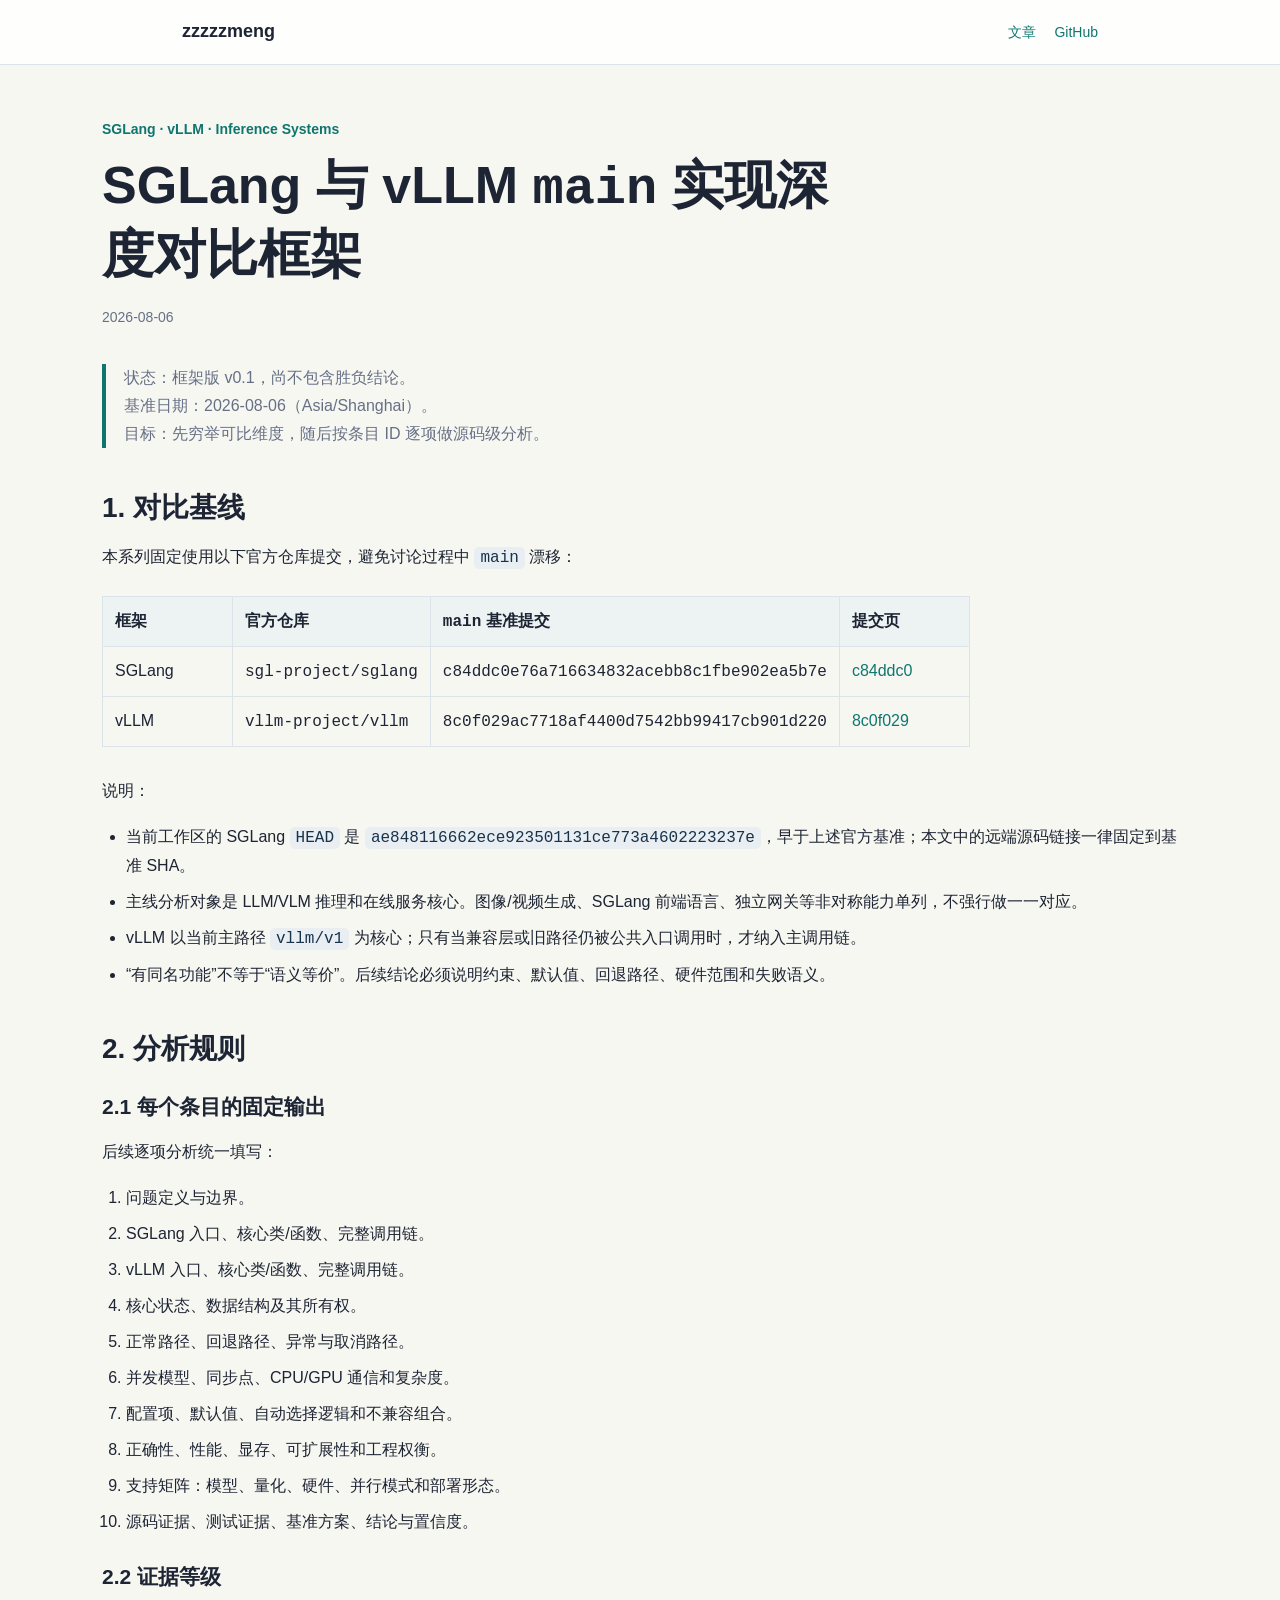
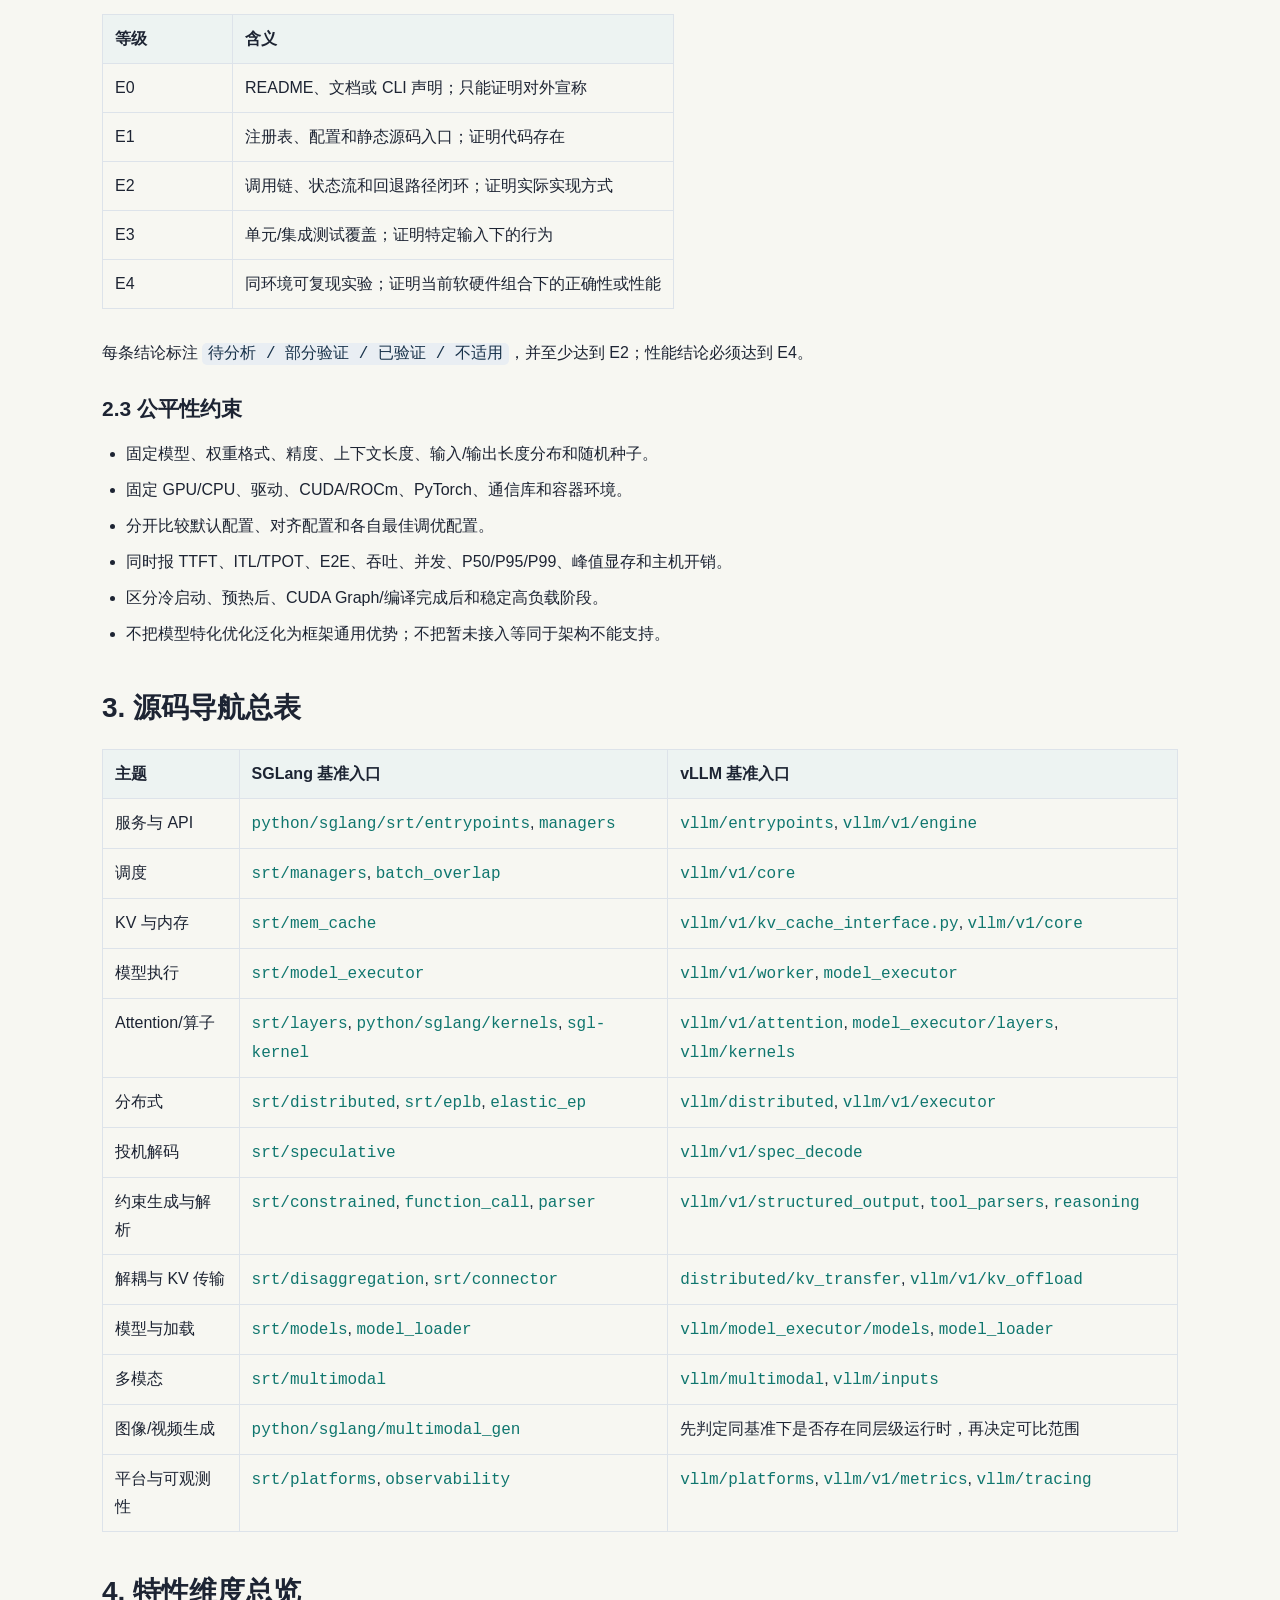
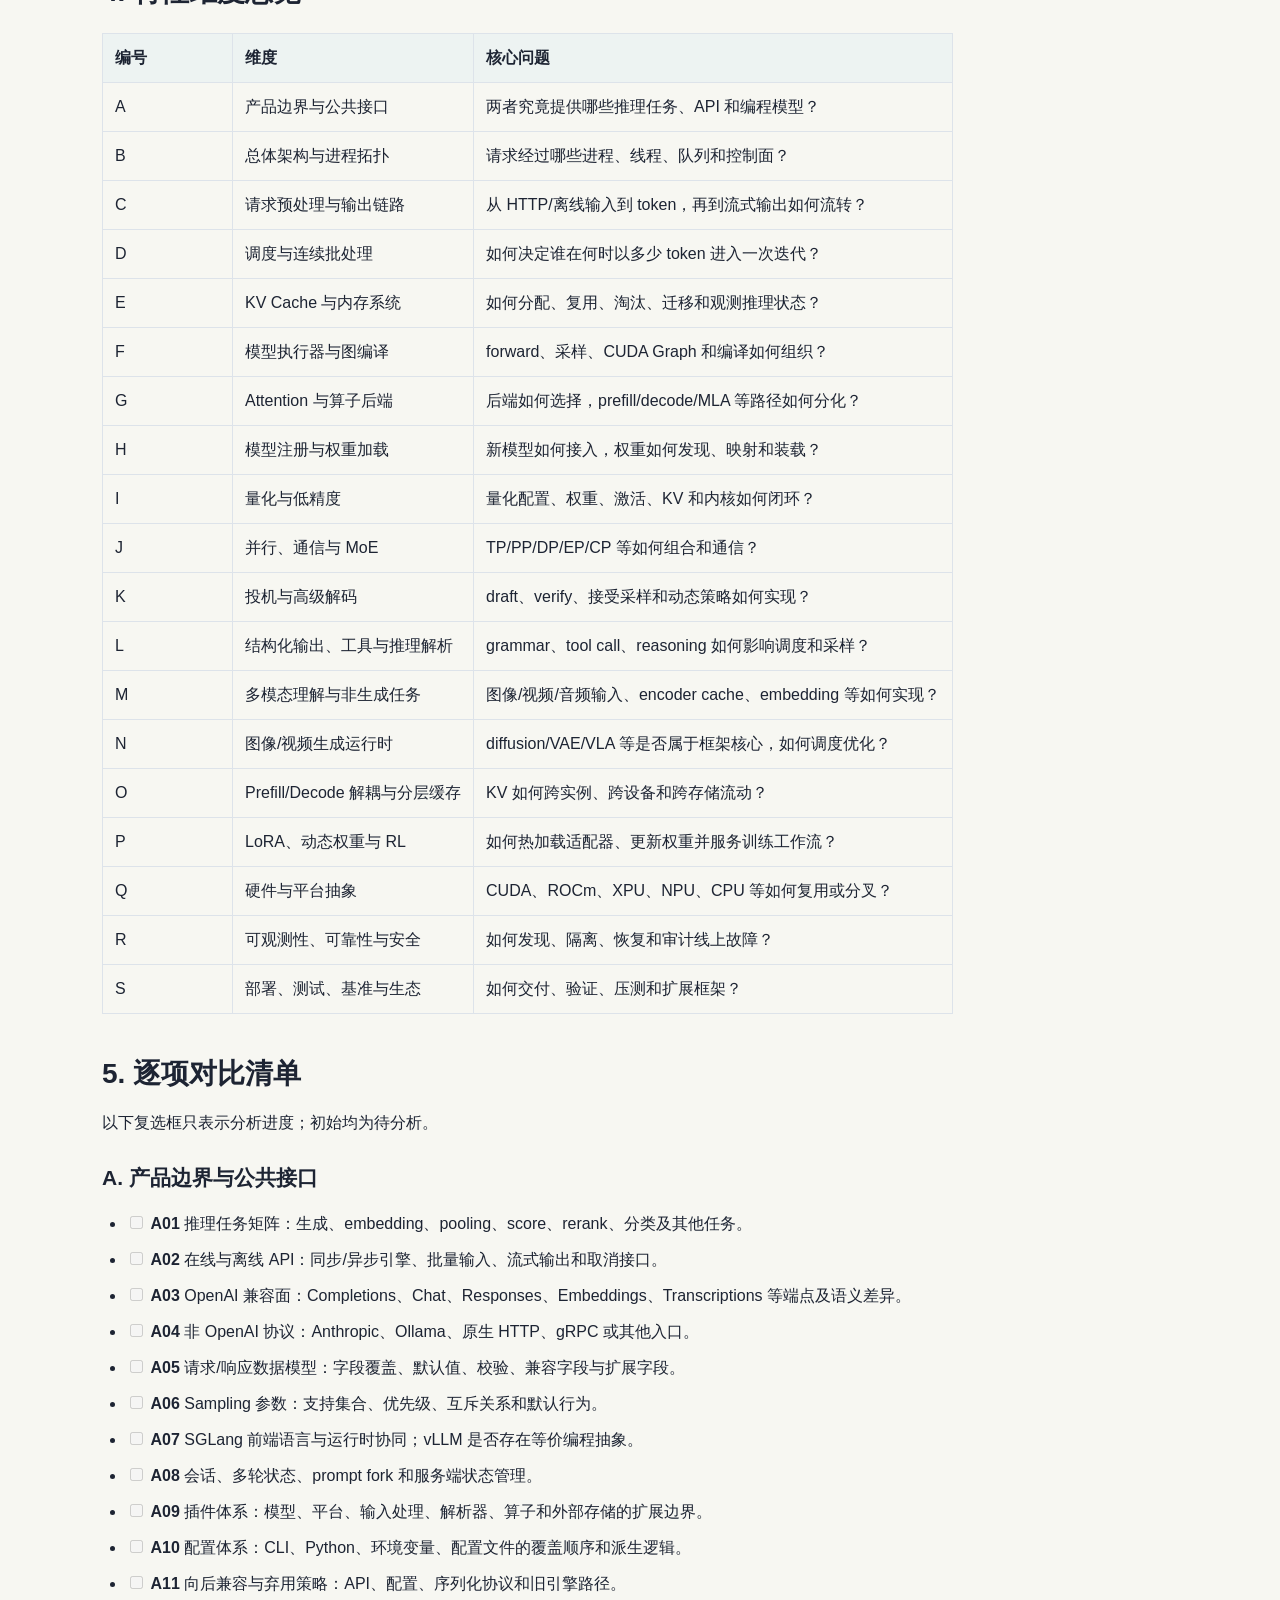
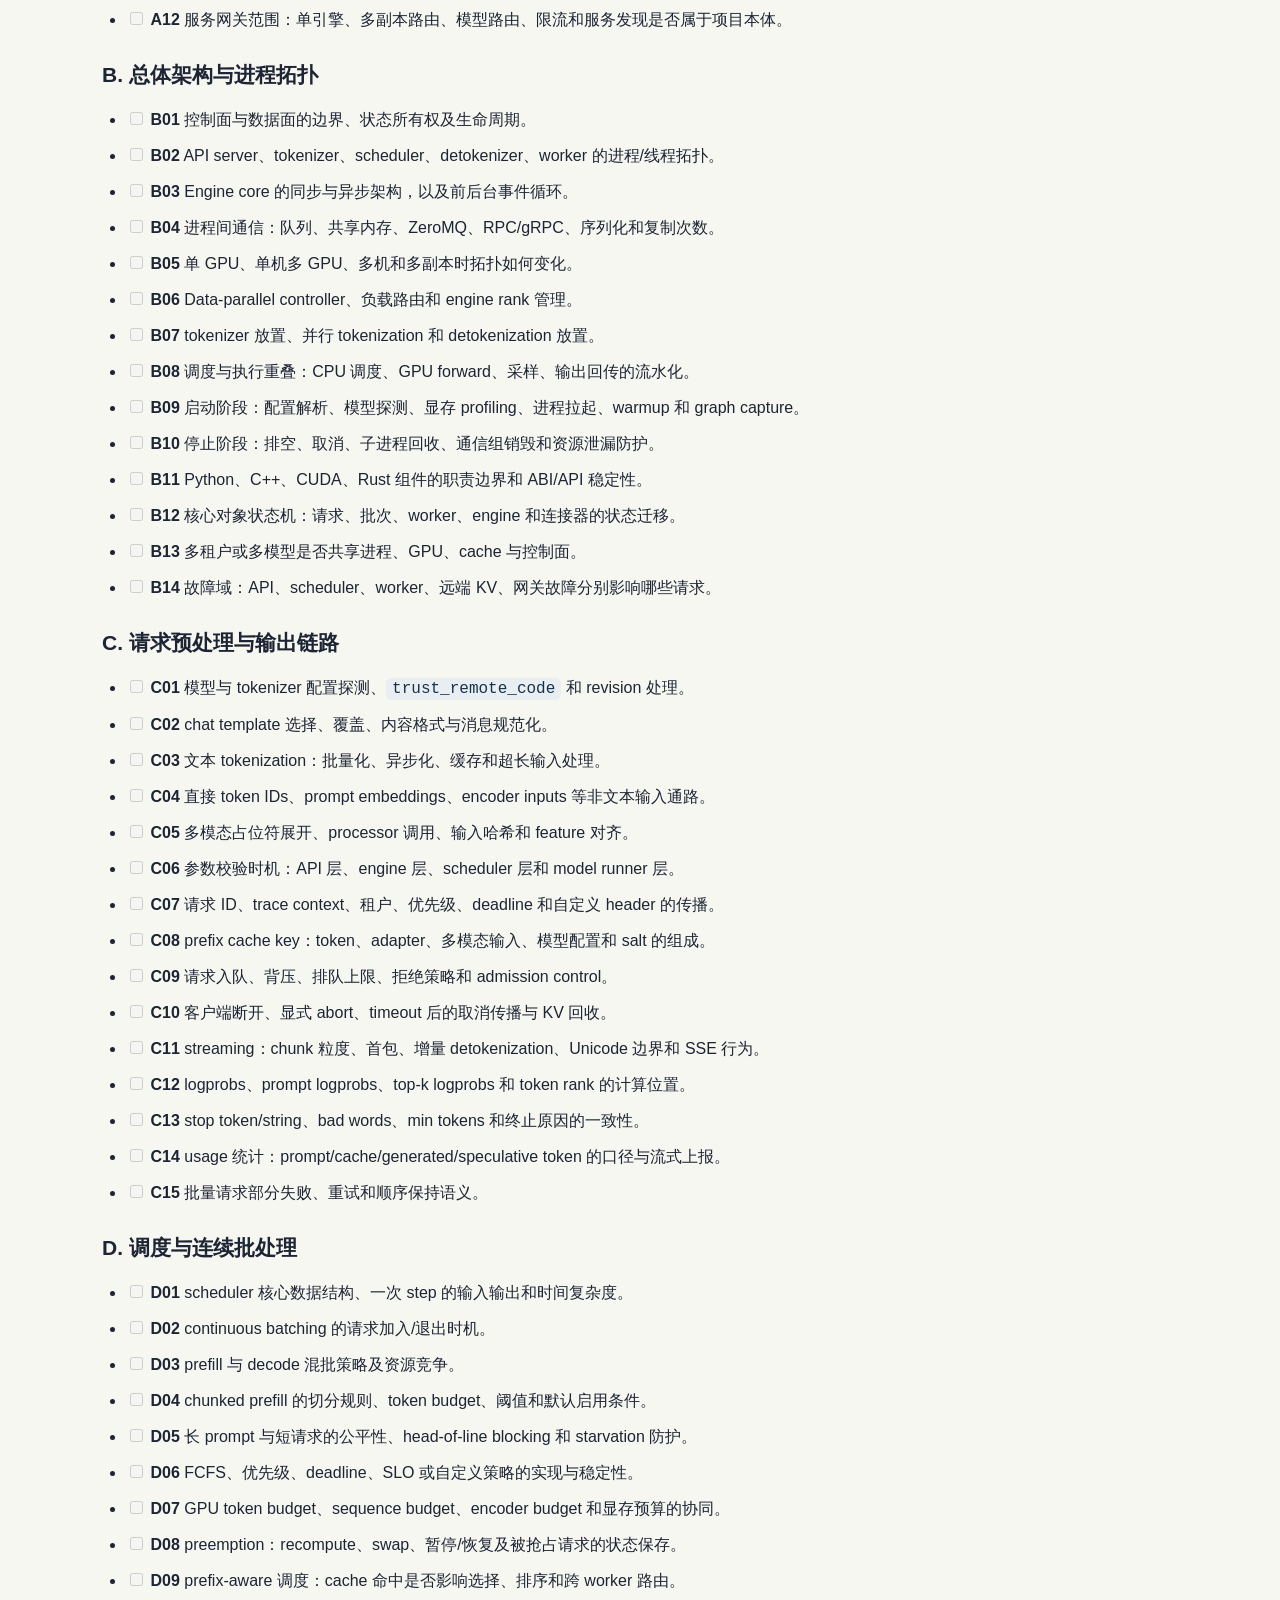
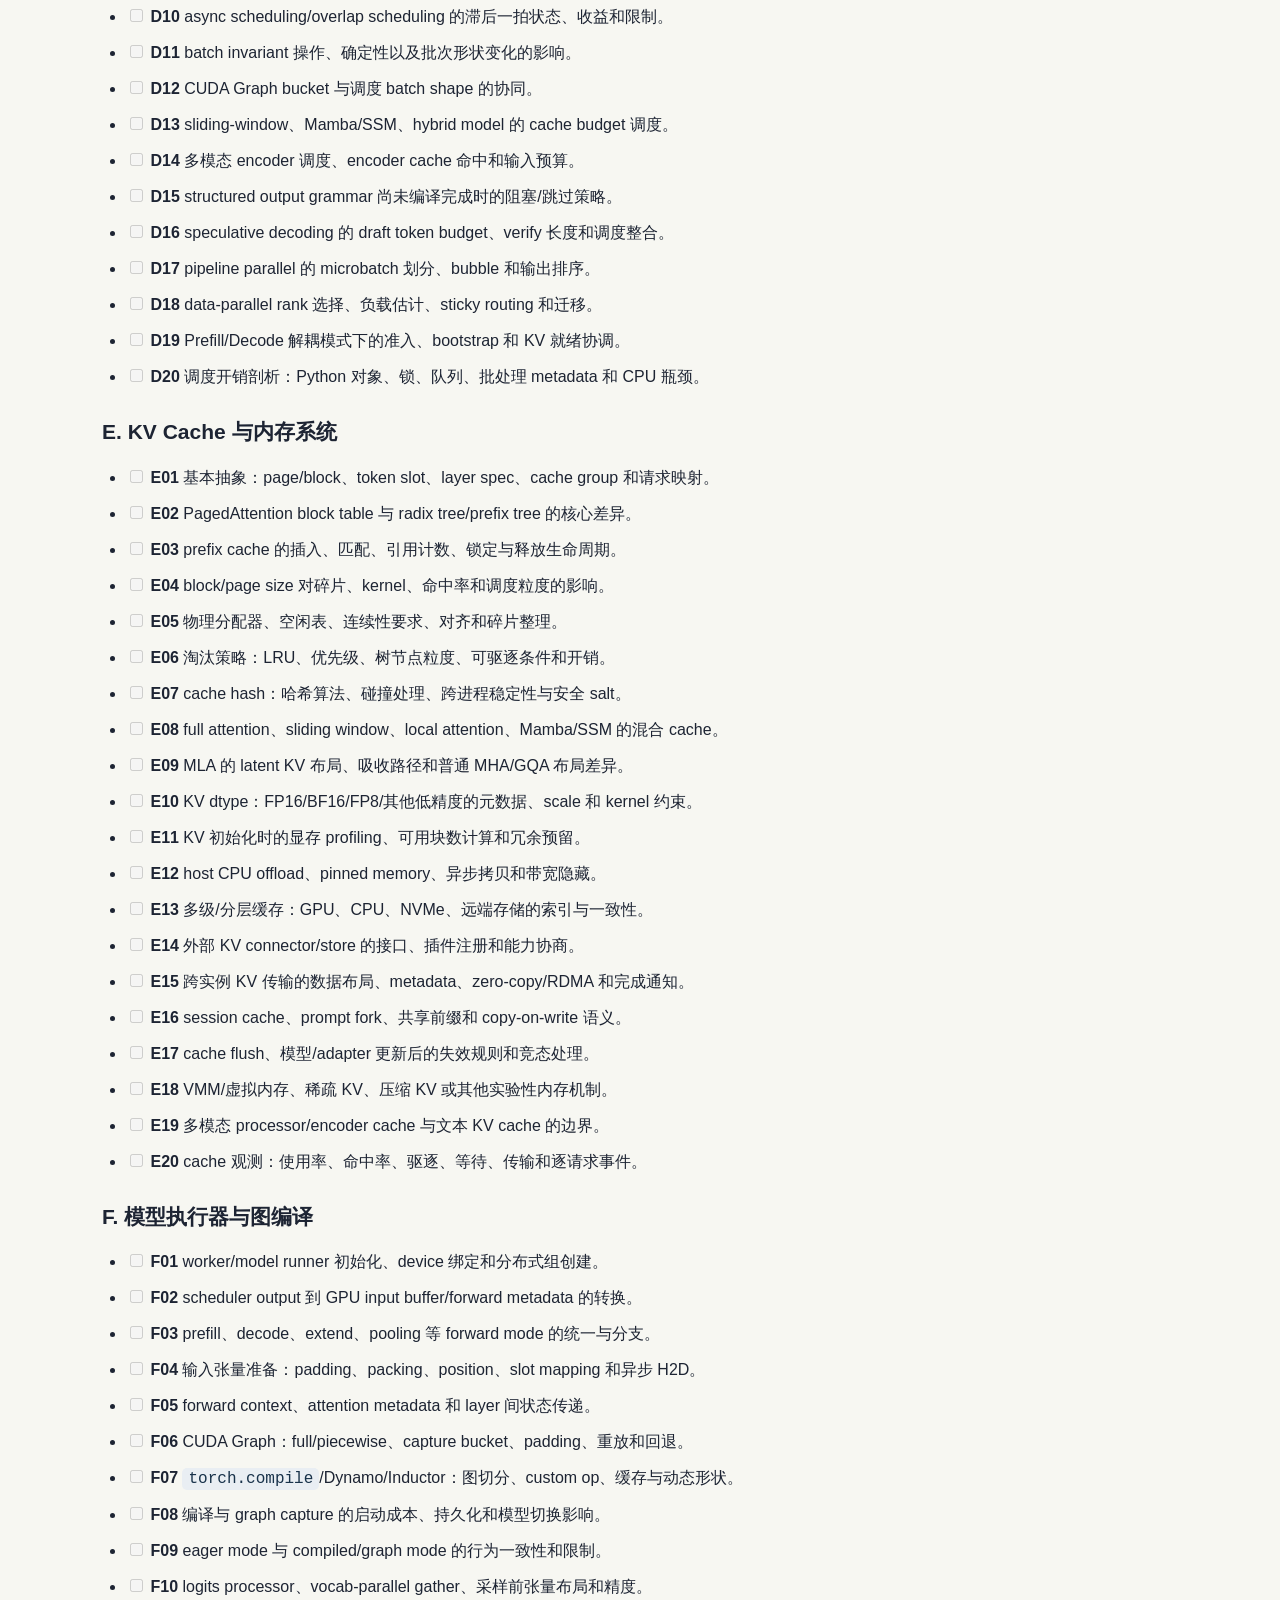
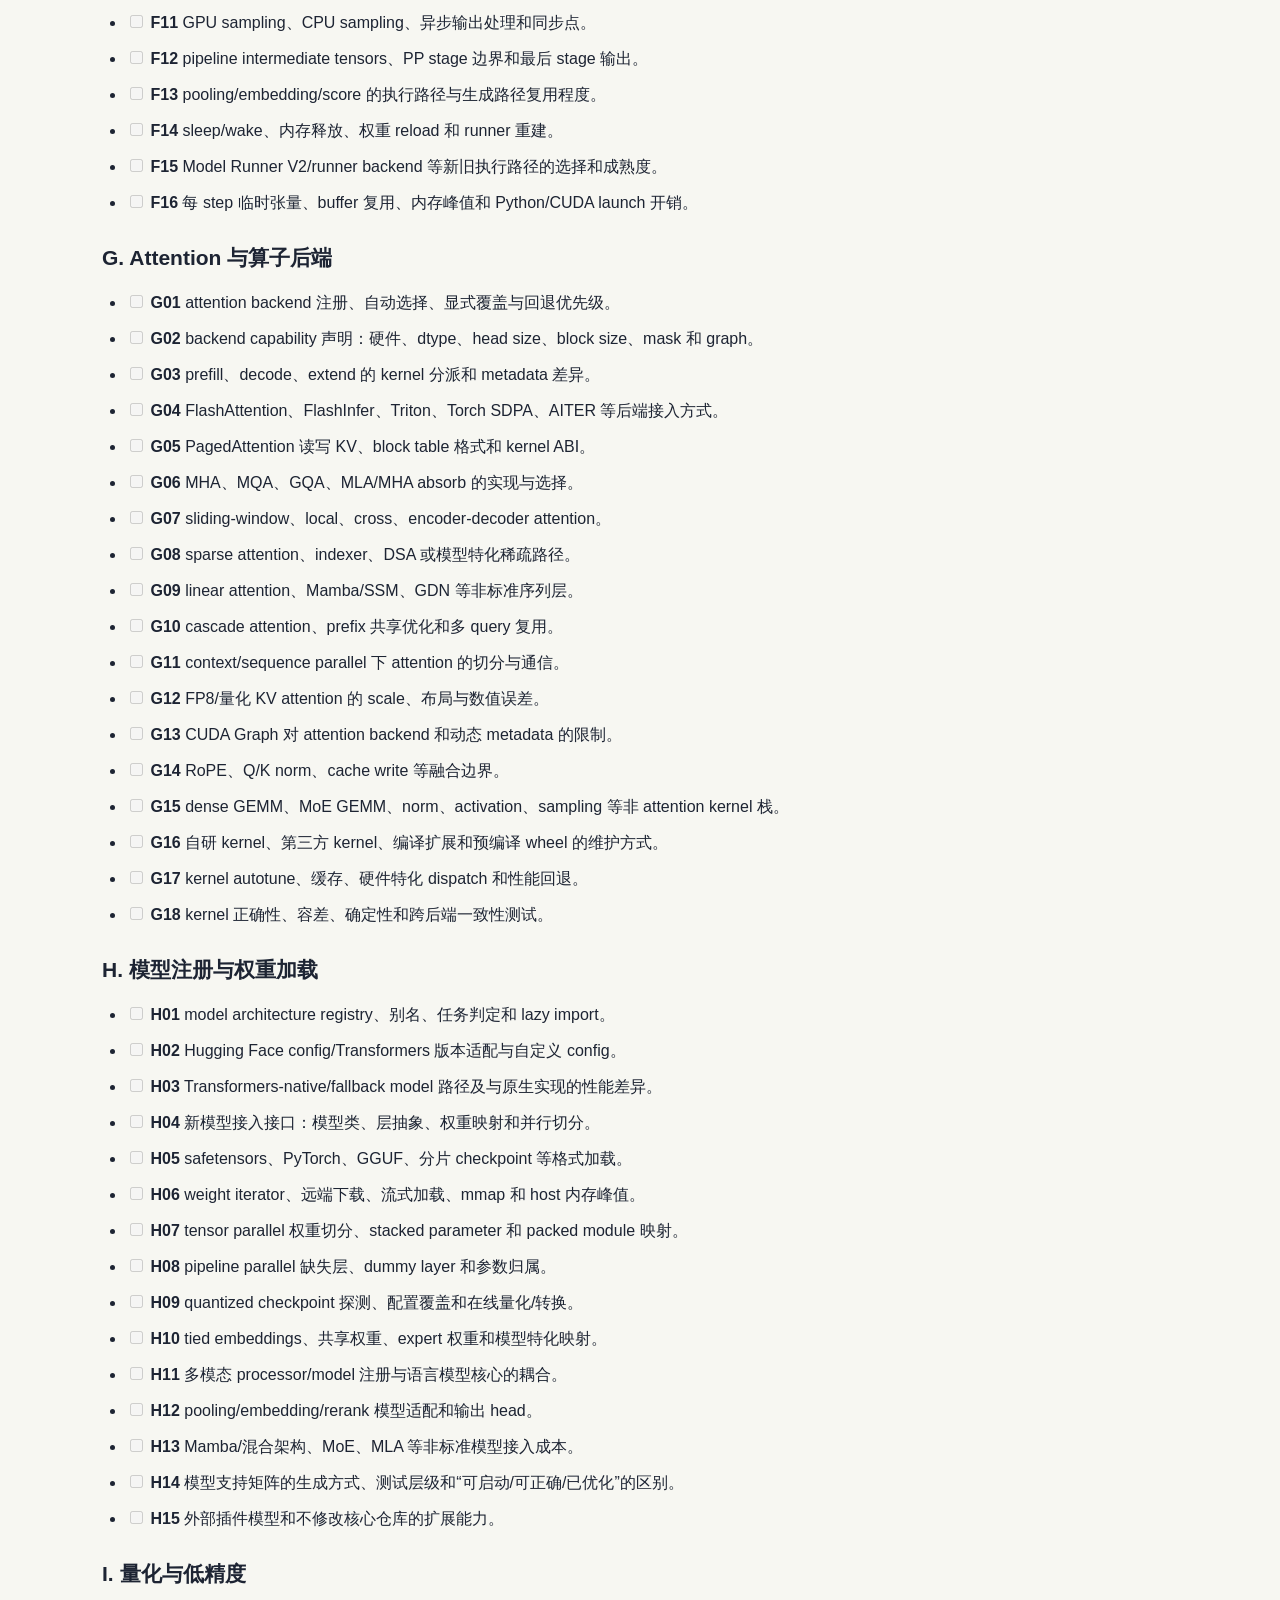
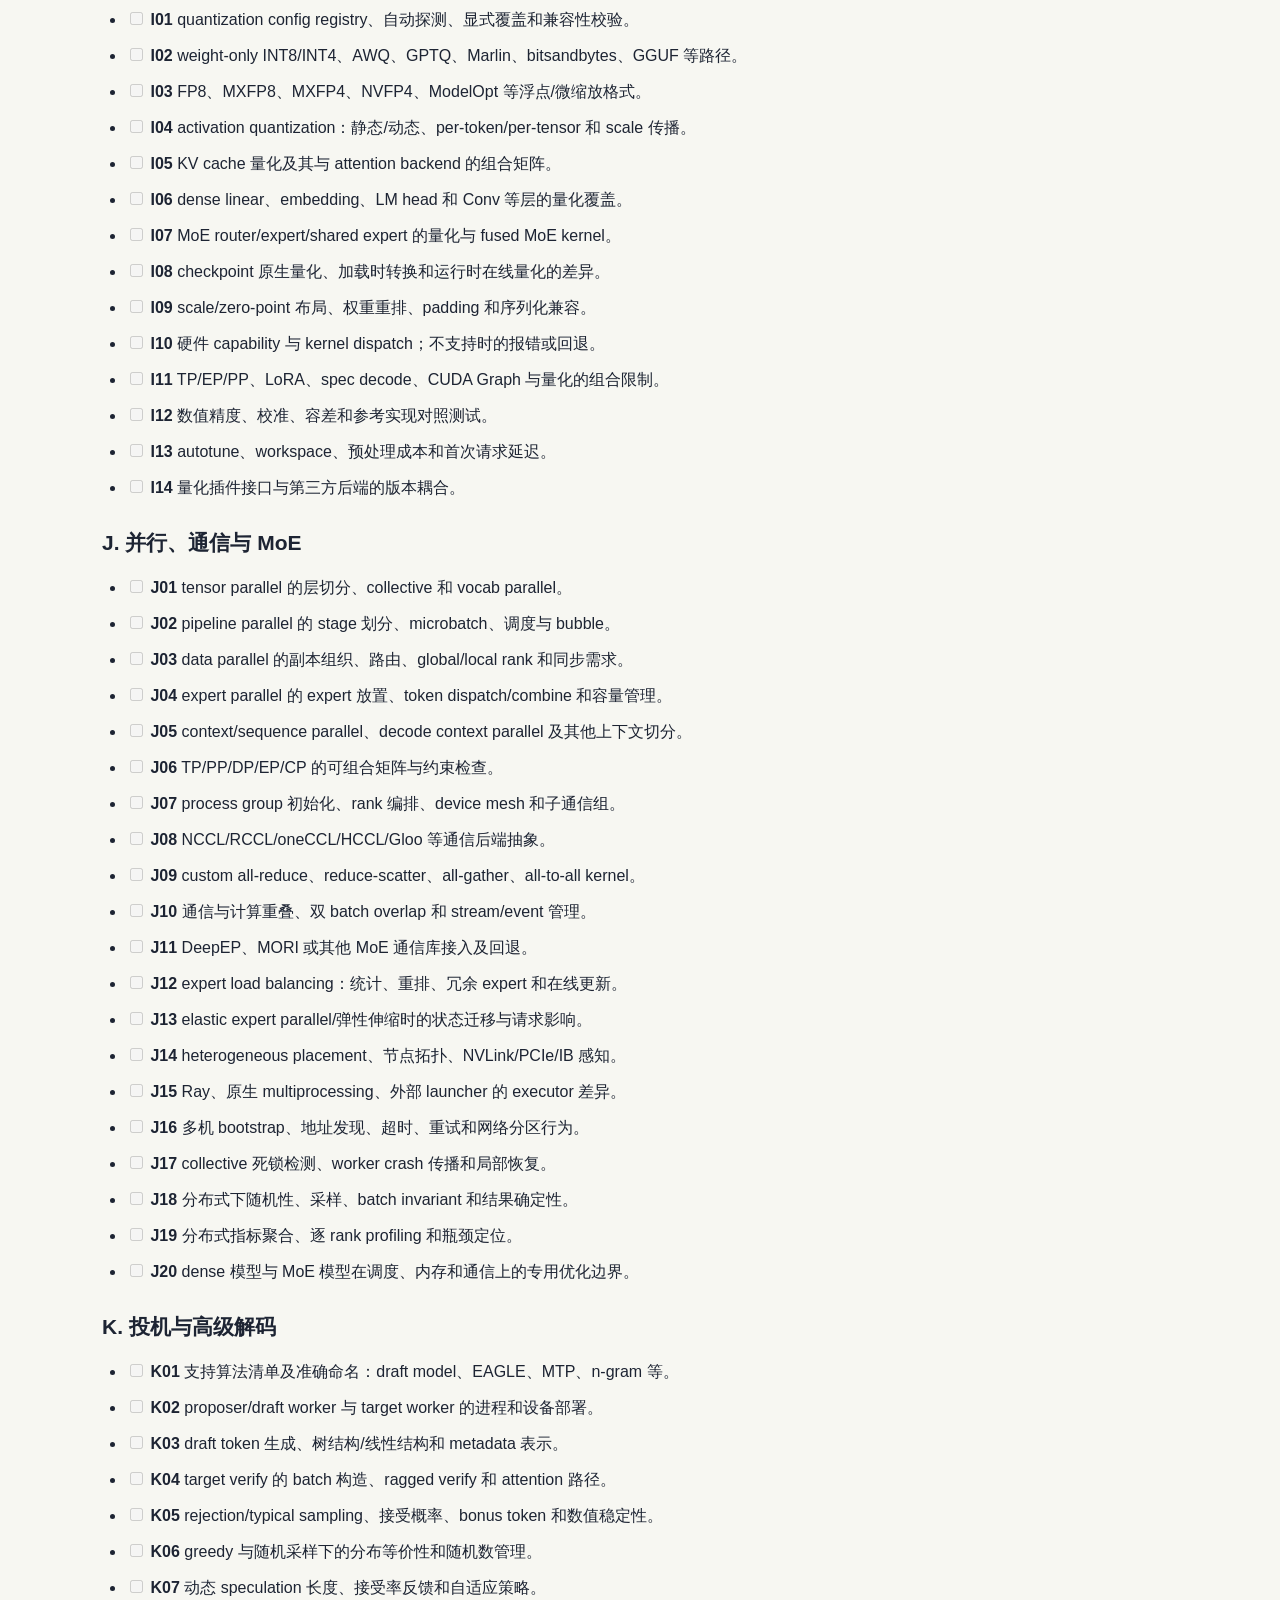
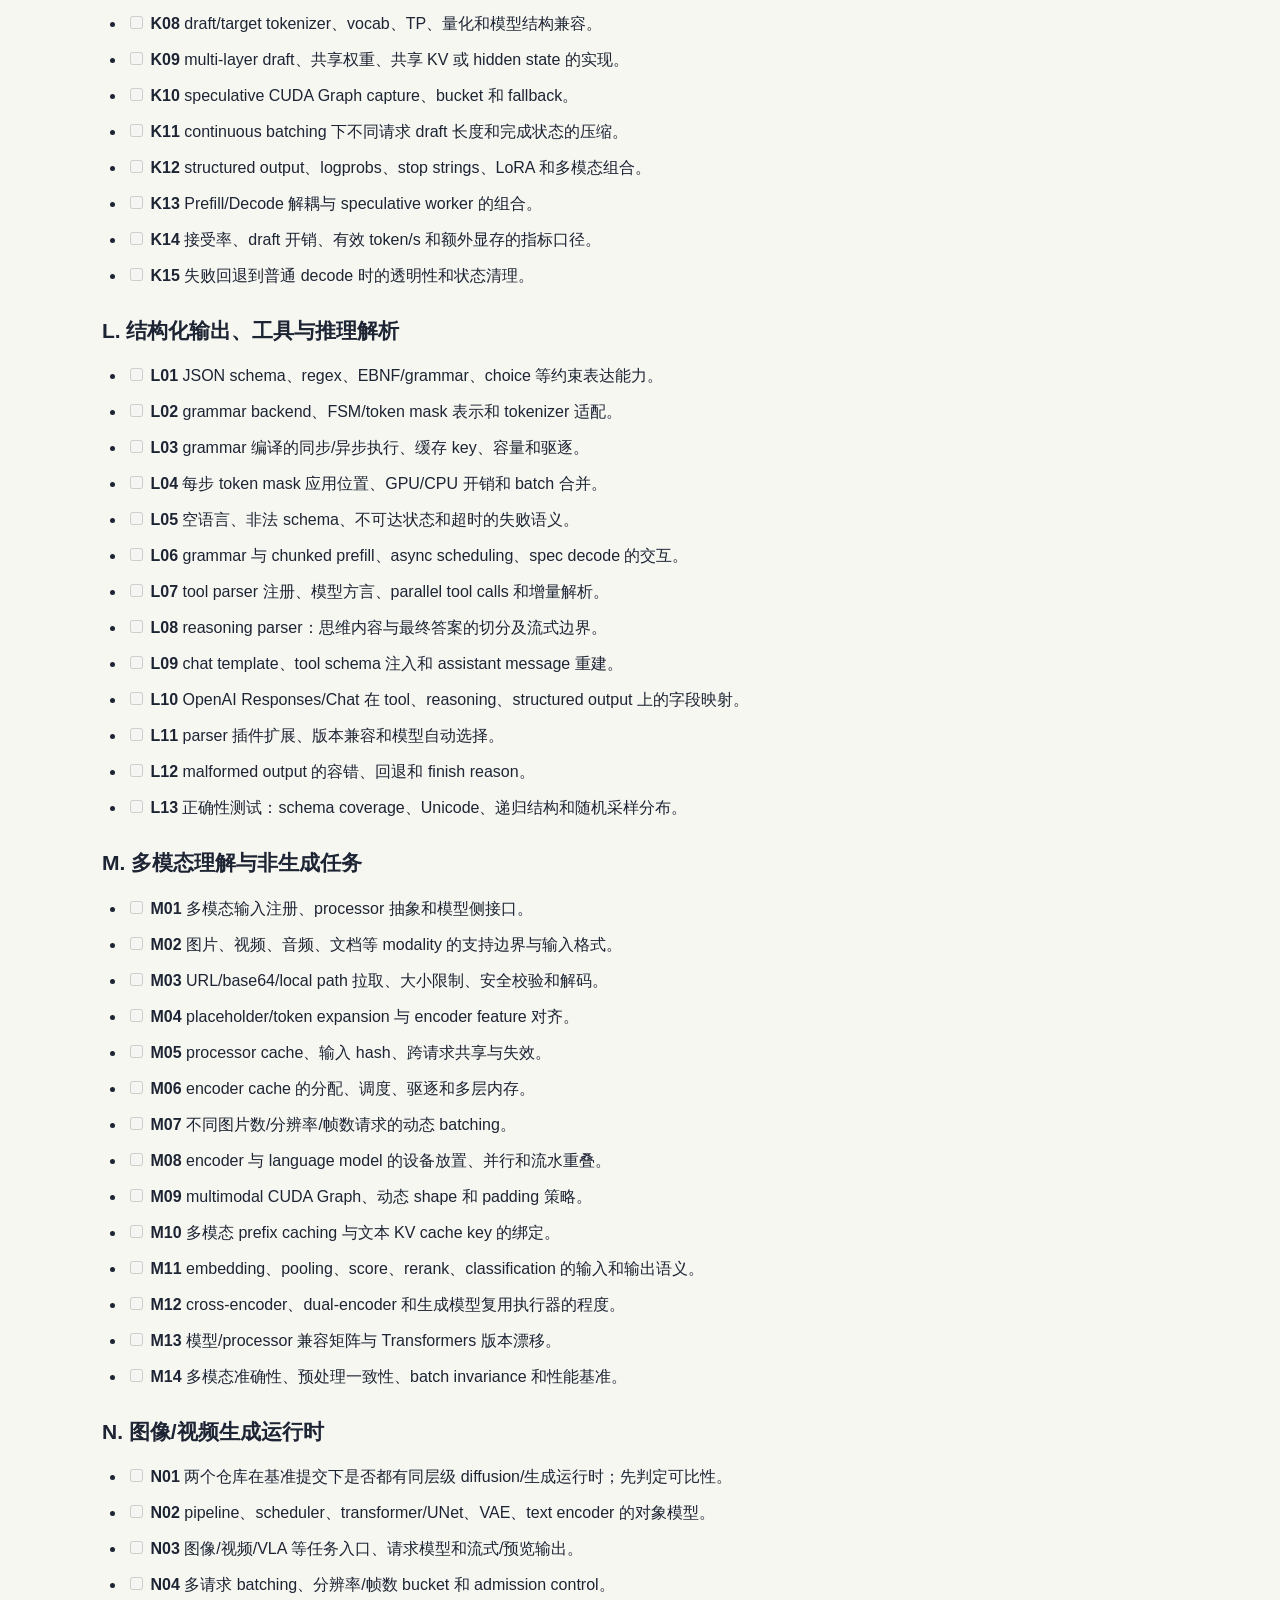
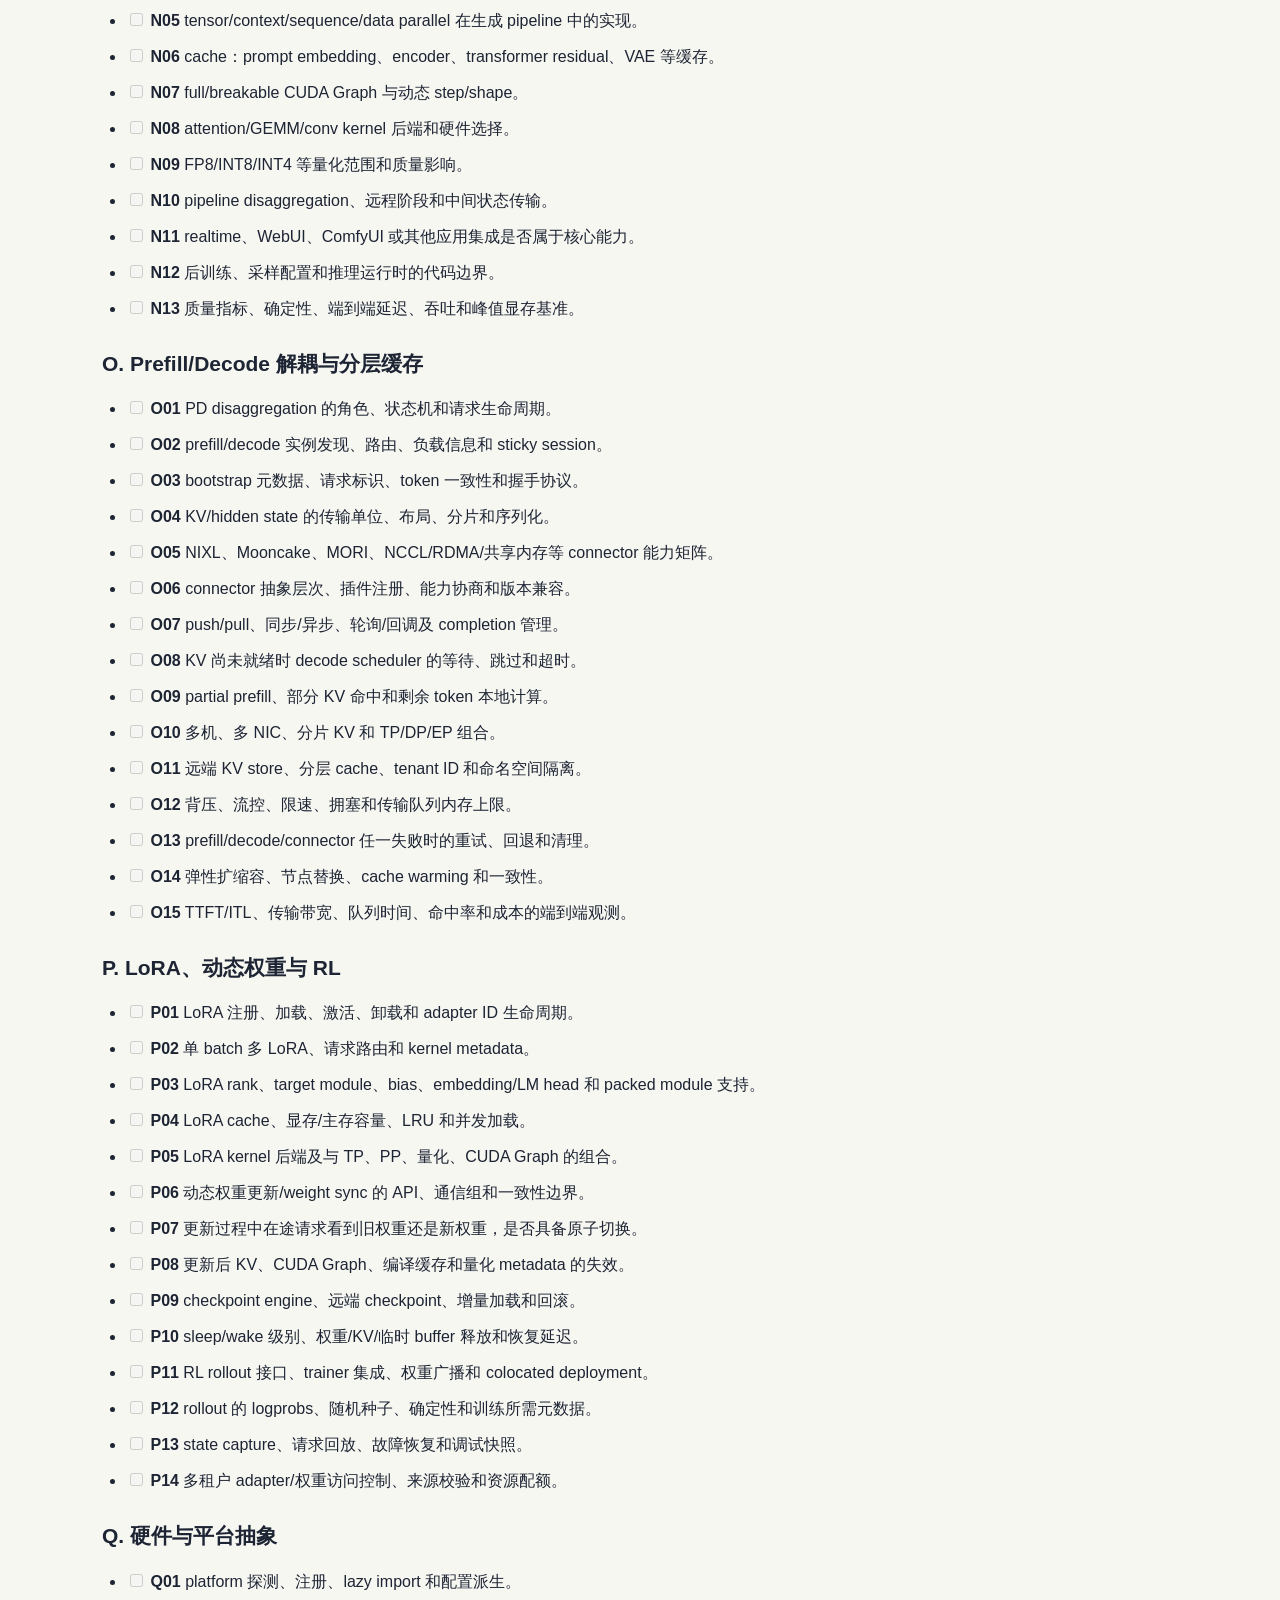
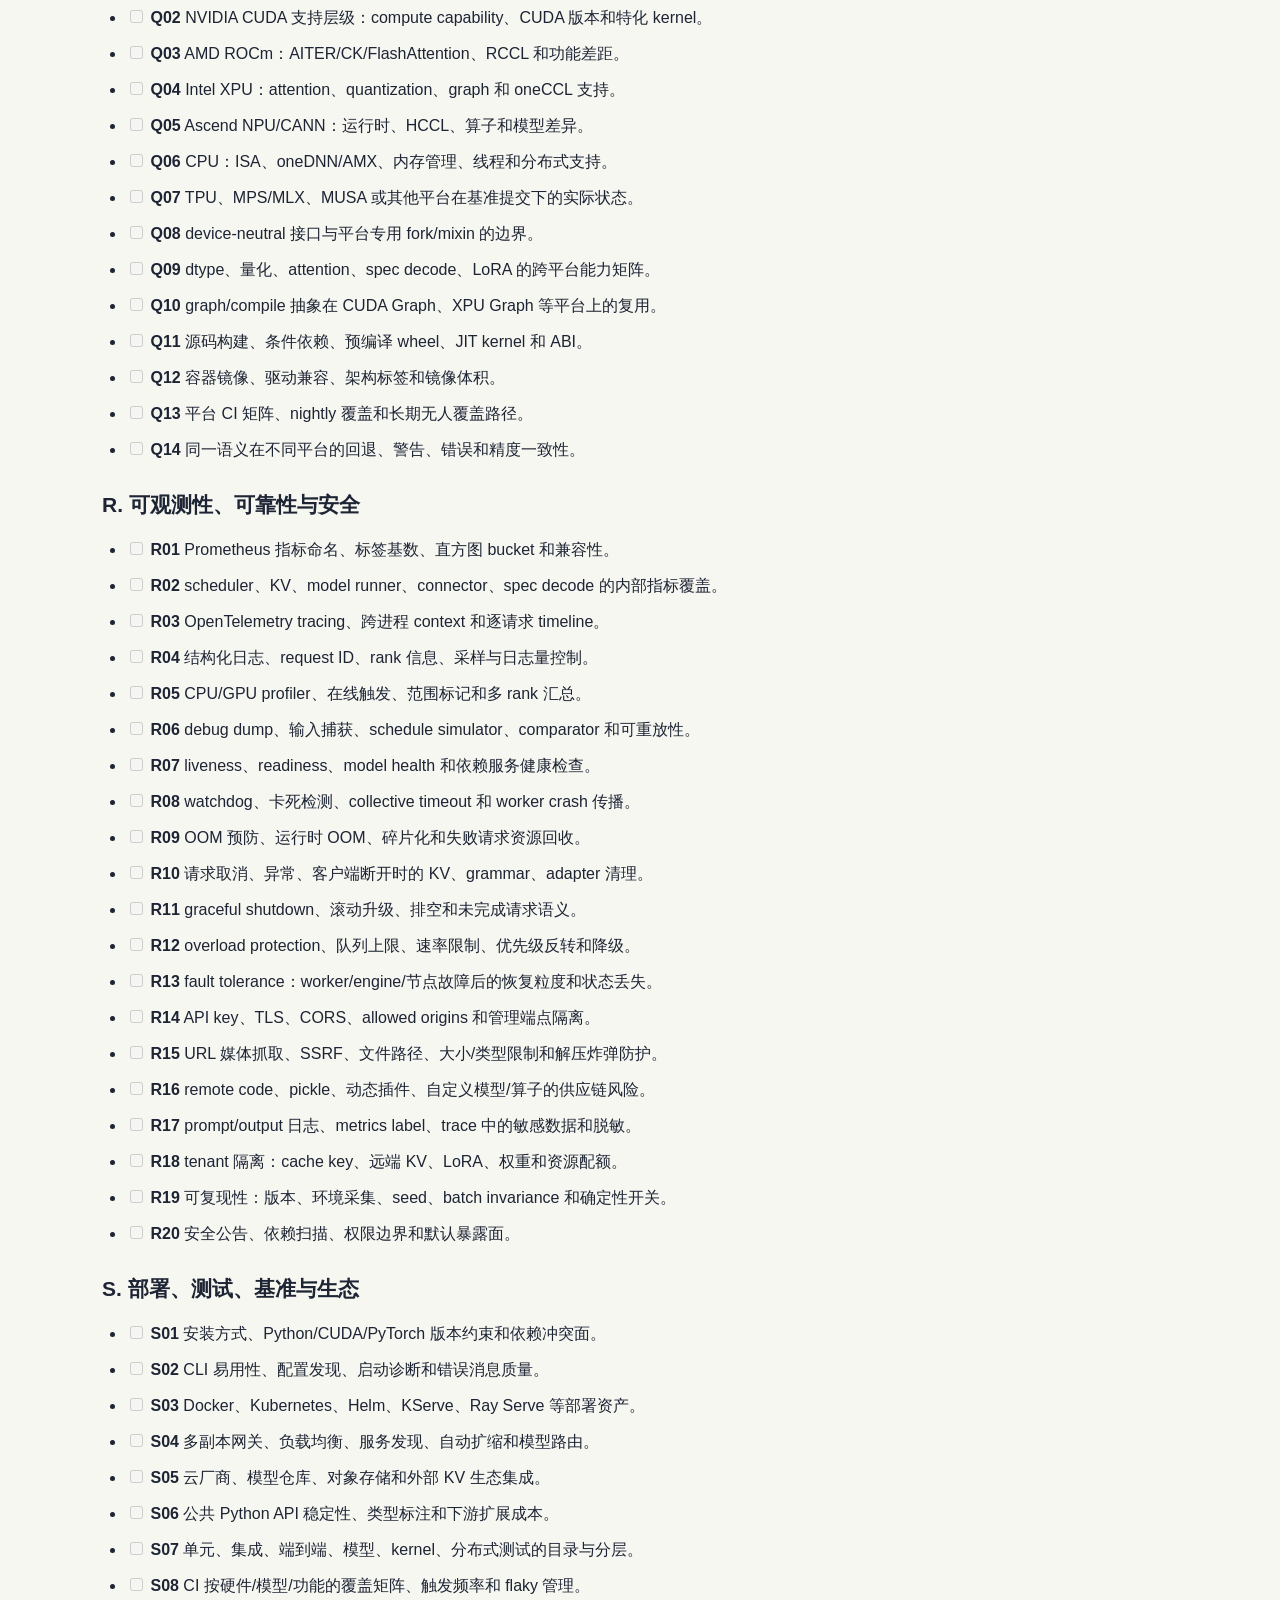
<file: posts/sglang-vs-vllm-main-comparison-framework.html>
<!doctype html>
<html lang="zh-CN">
  <head>
    <meta charset="utf-8">
    <meta name="viewport" content="width=device-width, initial-scale=1">
    <title>SGLang 与 vLLM main 实现深度对比框架 | zzzzzmeng</title>
    <meta name="description" content="目标：先穷举可比维度，随后按条目 ID 逐项做源码级分析。">
    <link rel="stylesheet" href="../assets/style.css">
  </head>
  <body>
    <header class="site-header">
      <nav class="nav" aria-label="&#20027;&#23548;&#33322;">
        <a class="brand" href="../">zzzzzmeng</a>
        <div class="nav-links">
          <a href="../">&#25991;&#31456;</a>
          <a href="https://github.com/zzzzzmeng">GitHub</a>
        </div>
      </nav>
    </header>

    <main class="article article-wide">
      <article>
        <header class="article-header">
          <p class="eyebrow">SGLang &middot; vLLM &middot; Inference Systems</p>
          <h1>SGLang 与 vLLM <code>main</code> 实现深度对比框架</h1>
          <p class="meta">2026-08-06</p>
        </header>

<blockquote>
<p>状态：框架版 v0.1，尚不包含胜负结论。<br>基准日期：2026-08-06（Asia/Shanghai）。<br>目标：先穷举可比维度，随后按条目 ID 逐项做源码级分析。</p>
</blockquote>
<h2>1. 对比基线</h2>
<p>本系列固定使用以下官方仓库提交，避免讨论过程中 <code>main</code> 漂移：</p>
<table>
<thead>
<tr>
<th>框架</th>
<th>官方仓库</th>
<th><code>main</code> 基准提交</th>
<th>提交页</th>
</tr>
</thead>
<tbody><tr>
<td>SGLang</td>
<td><code>sgl-project/sglang</code></td>
<td><code>c84ddc0e76a716634832acebb8c1fbe902ea5b7e</code></td>
<td><a href="https://github.com/sgl-project/sglang/commit/c84ddc0e76a716634832acebb8c1fbe902ea5b7e">c84ddc0</a></td>
</tr>
<tr>
<td>vLLM</td>
<td><code>vllm-project/vllm</code></td>
<td><code>8c0f029ac7718af4400d7542bb99417cb901d220</code></td>
<td><a href="https://github.com/vllm-project/vllm/commit/8c0f029ac7718af4400d7542bb99417cb901d220">8c0f029</a></td>
</tr>
</tbody></table>
<p>说明：</p>
<ul>
<li>当前工作区的 SGLang <code>HEAD</code> 是 <code>ae848116662ece923501131ce773a4602223237e</code>，早于上述官方基准；本文中的远端源码链接一律固定到基准 SHA。</li>
<li>主线分析对象是 LLM/VLM 推理和在线服务核心。图像/视频生成、SGLang 前端语言、独立网关等非对称能力单列，不强行做一一对应。</li>
<li>vLLM 以当前主路径 <code>vllm/v1</code> 为核心；只有当兼容层或旧路径仍被公共入口调用时，才纳入主调用链。</li>
<li>“有同名功能”不等于“语义等价”。后续结论必须说明约束、默认值、回退路径、硬件范围和失败语义。</li>
</ul>
<h2>2. 分析规则</h2>
<h3>2.1 每个条目的固定输出</h3>
<p>后续逐项分析统一填写：</p>
<ol>
<li>问题定义与边界。</li>
<li>SGLang 入口、核心类/函数、完整调用链。</li>
<li>vLLM 入口、核心类/函数、完整调用链。</li>
<li>核心状态、数据结构及其所有权。</li>
<li>正常路径、回退路径、异常与取消路径。</li>
<li>并发模型、同步点、CPU/GPU 通信和复杂度。</li>
<li>配置项、默认值、自动选择逻辑和不兼容组合。</li>
<li>正确性、性能、显存、可扩展性和工程权衡。</li>
<li>支持矩阵：模型、量化、硬件、并行模式和部署形态。</li>
<li>源码证据、测试证据、基准方案、结论与置信度。</li>
</ol>
<h3>2.2 证据等级</h3>
<table>
<thead>
<tr>
<th>等级</th>
<th>含义</th>
</tr>
</thead>
<tbody><tr>
<td>E0</td>
<td>README、文档或 CLI 声明；只能证明对外宣称</td>
</tr>
<tr>
<td>E1</td>
<td>注册表、配置和静态源码入口；证明代码存在</td>
</tr>
<tr>
<td>E2</td>
<td>调用链、状态流和回退路径闭环；证明实际实现方式</td>
</tr>
<tr>
<td>E3</td>
<td>单元/集成测试覆盖；证明特定输入下的行为</td>
</tr>
<tr>
<td>E4</td>
<td>同环境可复现实验；证明当前软硬件组合下的正确性或性能</td>
</tr>
</tbody></table>
<p>每条结论标注 <code>待分析 / 部分验证 / 已验证 / 不适用</code>，并至少达到 E2；性能结论必须达到 E4。</p>
<h3>2.3 公平性约束</h3>
<ul>
<li>固定模型、权重格式、精度、上下文长度、输入/输出长度分布和随机种子。</li>
<li>固定 GPU/CPU、驱动、CUDA/ROCm、PyTorch、通信库和容器环境。</li>
<li>分开比较默认配置、对齐配置和各自最佳调优配置。</li>
<li>同时报 TTFT、ITL/TPOT、E2E、吞吐、并发、P50/P95/P99、峰值显存和主机开销。</li>
<li>区分冷启动、预热后、CUDA Graph/编译完成后和稳定高负载阶段。</li>
<li>不把模型特化优化泛化为框架通用优势；不把暂未接入等同于架构不能支持。</li>
</ul>
<h2>3. 源码导航总表</h2>
<table>
<thead>
<tr>
<th>主题</th>
<th>SGLang 基准入口</th>
<th>vLLM 基准入口</th>
</tr>
</thead>
<tbody><tr>
<td>服务与 API</td>
<td><a href="https://github.com/sgl-project/sglang/tree/c84ddc0e76a716634832acebb8c1fbe902ea5b7e/python/sglang/srt/entrypoints"><code>python/sglang/srt/entrypoints</code></a>, <a href="https://github.com/sgl-project/sglang/tree/c84ddc0e76a716634832acebb8c1fbe902ea5b7e/python/sglang/srt/managers"><code>managers</code></a></td>
<td><a href="https://github.com/vllm-project/vllm/tree/8c0f029ac7718af4400d7542bb99417cb901d220/vllm/entrypoints"><code>vllm/entrypoints</code></a>, <a href="https://github.com/vllm-project/vllm/tree/8c0f029ac7718af4400d7542bb99417cb901d220/vllm/v1/engine"><code>vllm/v1/engine</code></a></td>
</tr>
<tr>
<td>调度</td>
<td><a href="https://github.com/sgl-project/sglang/tree/c84ddc0e76a716634832acebb8c1fbe902ea5b7e/python/sglang/srt/managers"><code>srt/managers</code></a>, <a href="https://github.com/sgl-project/sglang/tree/c84ddc0e76a716634832acebb8c1fbe902ea5b7e/python/sglang/srt/batch_overlap"><code>batch_overlap</code></a></td>
<td><a href="https://github.com/vllm-project/vllm/tree/8c0f029ac7718af4400d7542bb99417cb901d220/vllm/v1/core"><code>vllm/v1/core</code></a></td>
</tr>
<tr>
<td>KV 与内存</td>
<td><a href="https://github.com/sgl-project/sglang/tree/c84ddc0e76a716634832acebb8c1fbe902ea5b7e/python/sglang/srt/mem_cache"><code>srt/mem_cache</code></a></td>
<td><a href="https://github.com/vllm-project/vllm/blob/8c0f029ac7718af4400d7542bb99417cb901d220/vllm/v1/kv_cache_interface.py"><code>vllm/v1/kv_cache_interface.py</code></a>, <a href="https://github.com/vllm-project/vllm/tree/8c0f029ac7718af4400d7542bb99417cb901d220/vllm/v1/core"><code>vllm/v1/core</code></a></td>
</tr>
<tr>
<td>模型执行</td>
<td><a href="https://github.com/sgl-project/sglang/tree/c84ddc0e76a716634832acebb8c1fbe902ea5b7e/python/sglang/srt/model_executor"><code>srt/model_executor</code></a></td>
<td><a href="https://github.com/vllm-project/vllm/tree/8c0f029ac7718af4400d7542bb99417cb901d220/vllm/v1/worker"><code>vllm/v1/worker</code></a>, <a href="https://github.com/vllm-project/vllm/tree/8c0f029ac7718af4400d7542bb99417cb901d220/vllm/model_executor"><code>model_executor</code></a></td>
</tr>
<tr>
<td>Attention/算子</td>
<td><a href="https://github.com/sgl-project/sglang/tree/c84ddc0e76a716634832acebb8c1fbe902ea5b7e/python/sglang/srt/layers"><code>srt/layers</code></a>, <a href="https://github.com/sgl-project/sglang/tree/c84ddc0e76a716634832acebb8c1fbe902ea5b7e/python/sglang/kernels"><code>python/sglang/kernels</code></a>, <a href="https://github.com/sgl-project/sgl-kernel"><code>sgl-kernel</code></a></td>
<td><a href="https://github.com/vllm-project/vllm/tree/8c0f029ac7718af4400d7542bb99417cb901d220/vllm/v1/attention"><code>vllm/v1/attention</code></a>, <a href="https://github.com/vllm-project/vllm/tree/8c0f029ac7718af4400d7542bb99417cb901d220/vllm/model_executor/layers"><code>model_executor/layers</code></a>, <a href="https://github.com/vllm-project/vllm/tree/8c0f029ac7718af4400d7542bb99417cb901d220/vllm/kernels"><code>vllm/kernels</code></a></td>
</tr>
<tr>
<td>分布式</td>
<td><a href="https://github.com/sgl-project/sglang/tree/c84ddc0e76a716634832acebb8c1fbe902ea5b7e/python/sglang/srt/distributed"><code>srt/distributed</code></a>, <a href="https://github.com/sgl-project/sglang/tree/c84ddc0e76a716634832acebb8c1fbe902ea5b7e/python/sglang/srt/eplb"><code>srt/eplb</code></a>, <a href="https://github.com/sgl-project/sglang/tree/c84ddc0e76a716634832acebb8c1fbe902ea5b7e/python/sglang/srt/elastic_ep"><code>elastic_ep</code></a></td>
<td><a href="https://github.com/vllm-project/vllm/tree/8c0f029ac7718af4400d7542bb99417cb901d220/vllm/distributed"><code>vllm/distributed</code></a>, <a href="https://github.com/vllm-project/vllm/tree/8c0f029ac7718af4400d7542bb99417cb901d220/vllm/v1/executor"><code>vllm/v1/executor</code></a></td>
</tr>
<tr>
<td>投机解码</td>
<td><a href="https://github.com/sgl-project/sglang/tree/c84ddc0e76a716634832acebb8c1fbe902ea5b7e/python/sglang/srt/speculative"><code>srt/speculative</code></a></td>
<td><a href="https://github.com/vllm-project/vllm/tree/8c0f029ac7718af4400d7542bb99417cb901d220/vllm/v1/spec_decode"><code>vllm/v1/spec_decode</code></a></td>
</tr>
<tr>
<td>约束生成与解析</td>
<td><a href="https://github.com/sgl-project/sglang/tree/c84ddc0e76a716634832acebb8c1fbe902ea5b7e/python/sglang/srt/constrained"><code>srt/constrained</code></a>, <a href="https://github.com/sgl-project/sglang/tree/c84ddc0e76a716634832acebb8c1fbe902ea5b7e/python/sglang/srt/function_call"><code>function_call</code></a>, <a href="https://github.com/sgl-project/sglang/tree/c84ddc0e76a716634832acebb8c1fbe902ea5b7e/python/sglang/srt/parser"><code>parser</code></a></td>
<td><a href="https://github.com/vllm-project/vllm/tree/8c0f029ac7718af4400d7542bb99417cb901d220/vllm/v1/structured_output"><code>vllm/v1/structured_output</code></a>, <a href="https://github.com/vllm-project/vllm/tree/8c0f029ac7718af4400d7542bb99417cb901d220/vllm/tool_parsers"><code>tool_parsers</code></a>, <a href="https://github.com/vllm-project/vllm/tree/8c0f029ac7718af4400d7542bb99417cb901d220/vllm/reasoning"><code>reasoning</code></a></td>
</tr>
<tr>
<td>解耦与 KV 传输</td>
<td><a href="https://github.com/sgl-project/sglang/tree/c84ddc0e76a716634832acebb8c1fbe902ea5b7e/python/sglang/srt/disaggregation"><code>srt/disaggregation</code></a>, <a href="https://github.com/sgl-project/sglang/tree/c84ddc0e76a716634832acebb8c1fbe902ea5b7e/python/sglang/srt/connector"><code>srt/connector</code></a></td>
<td><a href="https://github.com/vllm-project/vllm/tree/8c0f029ac7718af4400d7542bb99417cb901d220/vllm/distributed/kv_transfer"><code>distributed/kv_transfer</code></a>, <a href="https://github.com/vllm-project/vllm/tree/8c0f029ac7718af4400d7542bb99417cb901d220/vllm/v1/kv_offload"><code>vllm/v1/kv_offload</code></a></td>
</tr>
<tr>
<td>模型与加载</td>
<td><a href="https://github.com/sgl-project/sglang/tree/c84ddc0e76a716634832acebb8c1fbe902ea5b7e/python/sglang/srt/models"><code>srt/models</code></a>, <a href="https://github.com/sgl-project/sglang/tree/c84ddc0e76a716634832acebb8c1fbe902ea5b7e/python/sglang/srt/model_loader"><code>model_loader</code></a></td>
<td><a href="https://github.com/vllm-project/vllm/tree/8c0f029ac7718af4400d7542bb99417cb901d220/vllm/model_executor/models"><code>vllm/model_executor/models</code></a>, <a href="https://github.com/vllm-project/vllm/tree/8c0f029ac7718af4400d7542bb99417cb901d220/vllm/model_executor/model_loader"><code>model_loader</code></a></td>
</tr>
<tr>
<td>多模态</td>
<td><a href="https://github.com/sgl-project/sglang/tree/c84ddc0e76a716634832acebb8c1fbe902ea5b7e/python/sglang/srt/multimodal"><code>srt/multimodal</code></a></td>
<td><a href="https://github.com/vllm-project/vllm/tree/8c0f029ac7718af4400d7542bb99417cb901d220/vllm/multimodal"><code>vllm/multimodal</code></a>, <a href="https://github.com/vllm-project/vllm/tree/8c0f029ac7718af4400d7542bb99417cb901d220/vllm/inputs"><code>vllm/inputs</code></a></td>
</tr>
<tr>
<td>图像/视频生成</td>
<td><a href="https://github.com/sgl-project/sglang/tree/c84ddc0e76a716634832acebb8c1fbe902ea5b7e/python/sglang/multimodal_gen"><code>python/sglang/multimodal_gen</code></a></td>
<td>先判定同基准下是否存在同层级运行时，再决定可比范围</td>
</tr>
<tr>
<td>平台与可观测性</td>
<td><a href="https://github.com/sgl-project/sglang/tree/c84ddc0e76a716634832acebb8c1fbe902ea5b7e/python/sglang/srt/platforms"><code>srt/platforms</code></a>, <a href="https://github.com/sgl-project/sglang/tree/c84ddc0e76a716634832acebb8c1fbe902ea5b7e/python/sglang/srt/observability"><code>observability</code></a></td>
<td><a href="https://github.com/vllm-project/vllm/tree/8c0f029ac7718af4400d7542bb99417cb901d220/vllm/platforms"><code>vllm/platforms</code></a>, <a href="https://github.com/vllm-project/vllm/tree/8c0f029ac7718af4400d7542bb99417cb901d220/vllm/v1/metrics"><code>vllm/v1/metrics</code></a>, <a href="https://github.com/vllm-project/vllm/tree/8c0f029ac7718af4400d7542bb99417cb901d220/vllm/tracing"><code>vllm/tracing</code></a></td>
</tr>
</tbody></table>
<h2>4. 特性维度总览</h2>
<table>
<thead>
<tr>
<th>编号</th>
<th>维度</th>
<th>核心问题</th>
</tr>
</thead>
<tbody><tr>
<td>A</td>
<td>产品边界与公共接口</td>
<td>两者究竟提供哪些推理任务、API 和编程模型？</td>
</tr>
<tr>
<td>B</td>
<td>总体架构与进程拓扑</td>
<td>请求经过哪些进程、线程、队列和控制面？</td>
</tr>
<tr>
<td>C</td>
<td>请求预处理与输出链路</td>
<td>从 HTTP/离线输入到 token，再到流式输出如何流转？</td>
</tr>
<tr>
<td>D</td>
<td>调度与连续批处理</td>
<td>如何决定谁在何时以多少 token 进入一次迭代？</td>
</tr>
<tr>
<td>E</td>
<td>KV Cache 与内存系统</td>
<td>如何分配、复用、淘汰、迁移和观测推理状态？</td>
</tr>
<tr>
<td>F</td>
<td>模型执行器与图编译</td>
<td>forward、采样、CUDA Graph 和编译如何组织？</td>
</tr>
<tr>
<td>G</td>
<td>Attention 与算子后端</td>
<td>后端如何选择，prefill/decode/MLA 等路径如何分化？</td>
</tr>
<tr>
<td>H</td>
<td>模型注册与权重加载</td>
<td>新模型如何接入，权重如何发现、映射和装载？</td>
</tr>
<tr>
<td>I</td>
<td>量化与低精度</td>
<td>量化配置、权重、激活、KV 和内核如何闭环？</td>
</tr>
<tr>
<td>J</td>
<td>并行、通信与 MoE</td>
<td>TP/PP/DP/EP/CP 等如何组合和通信？</td>
</tr>
<tr>
<td>K</td>
<td>投机与高级解码</td>
<td>draft、verify、接受采样和动态策略如何实现？</td>
</tr>
<tr>
<td>L</td>
<td>结构化输出、工具与推理解析</td>
<td>grammar、tool call、reasoning 如何影响调度和采样？</td>
</tr>
<tr>
<td>M</td>
<td>多模态理解与非生成任务</td>
<td>图像/视频/音频输入、encoder cache、embedding 等如何实现？</td>
</tr>
<tr>
<td>N</td>
<td>图像/视频生成运行时</td>
<td>diffusion/VAE/VLA 等是否属于框架核心，如何调度优化？</td>
</tr>
<tr>
<td>O</td>
<td>Prefill/Decode 解耦与分层缓存</td>
<td>KV 如何跨实例、跨设备和跨存储流动？</td>
</tr>
<tr>
<td>P</td>
<td>LoRA、动态权重与 RL</td>
<td>如何热加载适配器、更新权重并服务训练工作流？</td>
</tr>
<tr>
<td>Q</td>
<td>硬件与平台抽象</td>
<td>CUDA、ROCm、XPU、NPU、CPU 等如何复用或分叉？</td>
</tr>
<tr>
<td>R</td>
<td>可观测性、可靠性与安全</td>
<td>如何发现、隔离、恢复和审计线上故障？</td>
</tr>
<tr>
<td>S</td>
<td>部署、测试、基准与生态</td>
<td>如何交付、验证、压测和扩展框架？</td>
</tr>
</tbody></table>
<h2>5. 逐项对比清单</h2>
<p>以下复选框只表示分析进度；初始均为待分析。</p>
<h3>A. 产品边界与公共接口</h3>
<ul>
<li><input disabled="" type="checkbox"> <strong>A01</strong> 推理任务矩阵：生成、embedding、pooling、score、rerank、分类及其他任务。</li>
<li><input disabled="" type="checkbox"> <strong>A02</strong> 在线与离线 API：同步/异步引擎、批量输入、流式输出和取消接口。</li>
<li><input disabled="" type="checkbox"> <strong>A03</strong> OpenAI 兼容面：Completions、Chat、Responses、Embeddings、Transcriptions 等端点及语义差异。</li>
<li><input disabled="" type="checkbox"> <strong>A04</strong> 非 OpenAI 协议：Anthropic、Ollama、原生 HTTP、gRPC 或其他入口。</li>
<li><input disabled="" type="checkbox"> <strong>A05</strong> 请求/响应数据模型：字段覆盖、默认值、校验、兼容字段与扩展字段。</li>
<li><input disabled="" type="checkbox"> <strong>A06</strong> Sampling 参数：支持集合、优先级、互斥关系和默认行为。</li>
<li><input disabled="" type="checkbox"> <strong>A07</strong> SGLang 前端语言与运行时协同；vLLM 是否存在等价编程抽象。</li>
<li><input disabled="" type="checkbox"> <strong>A08</strong> 会话、多轮状态、prompt fork 和服务端状态管理。</li>
<li><input disabled="" type="checkbox"> <strong>A09</strong> 插件体系：模型、平台、输入处理、解析器、算子和外部存储的扩展边界。</li>
<li><input disabled="" type="checkbox"> <strong>A10</strong> 配置体系：CLI、Python、环境变量、配置文件的覆盖顺序和派生逻辑。</li>
<li><input disabled="" type="checkbox"> <strong>A11</strong> 向后兼容与弃用策略：API、配置、序列化协议和旧引擎路径。</li>
<li><input disabled="" type="checkbox"> <strong>A12</strong> 服务网关范围：单引擎、多副本路由、模型路由、限流和服务发现是否属于项目本体。</li>
</ul>
<h3>B. 总体架构与进程拓扑</h3>
<ul>
<li><input disabled="" type="checkbox"> <strong>B01</strong> 控制面与数据面的边界、状态所有权及生命周期。</li>
<li><input disabled="" type="checkbox"> <strong>B02</strong> API server、tokenizer、scheduler、detokenizer、worker 的进程/线程拓扑。</li>
<li><input disabled="" type="checkbox"> <strong>B03</strong> Engine core 的同步与异步架构，以及前后台事件循环。</li>
<li><input disabled="" type="checkbox"> <strong>B04</strong> 进程间通信：队列、共享内存、ZeroMQ、RPC/gRPC、序列化和复制次数。</li>
<li><input disabled="" type="checkbox"> <strong>B05</strong> 单 GPU、单机多 GPU、多机和多副本时拓扑如何变化。</li>
<li><input disabled="" type="checkbox"> <strong>B06</strong> Data-parallel controller、负载路由和 engine rank 管理。</li>
<li><input disabled="" type="checkbox"> <strong>B07</strong> tokenizer 放置、并行 tokenization 和 detokenization 放置。</li>
<li><input disabled="" type="checkbox"> <strong>B08</strong> 调度与执行重叠：CPU 调度、GPU forward、采样、输出回传的流水化。</li>
<li><input disabled="" type="checkbox"> <strong>B09</strong> 启动阶段：配置解析、模型探测、显存 profiling、进程拉起、warmup 和 graph capture。</li>
<li><input disabled="" type="checkbox"> <strong>B10</strong> 停止阶段：排空、取消、子进程回收、通信组销毁和资源泄漏防护。</li>
<li><input disabled="" type="checkbox"> <strong>B11</strong> Python、C++、CUDA、Rust 组件的职责边界和 ABI/API 稳定性。</li>
<li><input disabled="" type="checkbox"> <strong>B12</strong> 核心对象状态机：请求、批次、worker、engine 和连接器的状态迁移。</li>
<li><input disabled="" type="checkbox"> <strong>B13</strong> 多租户或多模型是否共享进程、GPU、cache 与控制面。</li>
<li><input disabled="" type="checkbox"> <strong>B14</strong> 故障域：API、scheduler、worker、远端 KV、网关故障分别影响哪些请求。</li>
</ul>
<h3>C. 请求预处理与输出链路</h3>
<ul>
<li><input disabled="" type="checkbox"> <strong>C01</strong> 模型与 tokenizer 配置探测、<code>trust_remote_code</code> 和 revision 处理。</li>
<li><input disabled="" type="checkbox"> <strong>C02</strong> chat template 选择、覆盖、内容格式与消息规范化。</li>
<li><input disabled="" type="checkbox"> <strong>C03</strong> 文本 tokenization：批量化、异步化、缓存和超长输入处理。</li>
<li><input disabled="" type="checkbox"> <strong>C04</strong> 直接 token IDs、prompt embeddings、encoder inputs 等非文本输入通路。</li>
<li><input disabled="" type="checkbox"> <strong>C05</strong> 多模态占位符展开、processor 调用、输入哈希和 feature 对齐。</li>
<li><input disabled="" type="checkbox"> <strong>C06</strong> 参数校验时机：API 层、engine 层、scheduler 层和 model runner 层。</li>
<li><input disabled="" type="checkbox"> <strong>C07</strong> 请求 ID、trace context、租户、优先级、deadline 和自定义 header 的传播。</li>
<li><input disabled="" type="checkbox"> <strong>C08</strong> prefix cache key：token、adapter、多模态输入、模型配置和 salt 的组成。</li>
<li><input disabled="" type="checkbox"> <strong>C09</strong> 请求入队、背压、排队上限、拒绝策略和 admission control。</li>
<li><input disabled="" type="checkbox"> <strong>C10</strong> 客户端断开、显式 abort、timeout 后的取消传播与 KV 回收。</li>
<li><input disabled="" type="checkbox"> <strong>C11</strong> streaming：chunk 粒度、首包、增量 detokenization、Unicode 边界和 SSE 行为。</li>
<li><input disabled="" type="checkbox"> <strong>C12</strong> logprobs、prompt logprobs、top-k logprobs 和 token rank 的计算位置。</li>
<li><input disabled="" type="checkbox"> <strong>C13</strong> stop token/string、bad words、min tokens 和终止原因的一致性。</li>
<li><input disabled="" type="checkbox"> <strong>C14</strong> usage 统计：prompt/cache/generated/speculative token 的口径与流式上报。</li>
<li><input disabled="" type="checkbox"> <strong>C15</strong> 批量请求部分失败、重试和顺序保持语义。</li>
</ul>
<h3>D. 调度与连续批处理</h3>
<ul>
<li><input disabled="" type="checkbox"> <strong>D01</strong> scheduler 核心数据结构、一次 step 的输入输出和时间复杂度。</li>
<li><input disabled="" type="checkbox"> <strong>D02</strong> continuous batching 的请求加入/退出时机。</li>
<li><input disabled="" type="checkbox"> <strong>D03</strong> prefill 与 decode 混批策略及资源竞争。</li>
<li><input disabled="" type="checkbox"> <strong>D04</strong> chunked prefill 的切分规则、token budget、阈值和默认启用条件。</li>
<li><input disabled="" type="checkbox"> <strong>D05</strong> 长 prompt 与短请求的公平性、head-of-line blocking 和 starvation 防护。</li>
<li><input disabled="" type="checkbox"> <strong>D06</strong> FCFS、优先级、deadline、SLO 或自定义策略的实现与稳定性。</li>
<li><input disabled="" type="checkbox"> <strong>D07</strong> GPU token budget、sequence budget、encoder budget 和显存预算的协同。</li>
<li><input disabled="" type="checkbox"> <strong>D08</strong> preemption：recompute、swap、暂停/恢复及被抢占请求的状态保存。</li>
<li><input disabled="" type="checkbox"> <strong>D09</strong> prefix-aware 调度：cache 命中是否影响选择、排序和跨 worker 路由。</li>
<li><input disabled="" type="checkbox"> <strong>D10</strong> async scheduling/overlap scheduling 的滞后一拍状态、收益和限制。</li>
<li><input disabled="" type="checkbox"> <strong>D11</strong> batch invariant 操作、确定性以及批次形状变化的影响。</li>
<li><input disabled="" type="checkbox"> <strong>D12</strong> CUDA Graph bucket 与调度 batch shape 的协同。</li>
<li><input disabled="" type="checkbox"> <strong>D13</strong> sliding-window、Mamba/SSM、hybrid model 的 cache budget 调度。</li>
<li><input disabled="" type="checkbox"> <strong>D14</strong> 多模态 encoder 调度、encoder cache 命中和输入预算。</li>
<li><input disabled="" type="checkbox"> <strong>D15</strong> structured output grammar 尚未编译完成时的阻塞/跳过策略。</li>
<li><input disabled="" type="checkbox"> <strong>D16</strong> speculative decoding 的 draft token budget、verify 长度和调度整合。</li>
<li><input disabled="" type="checkbox"> <strong>D17</strong> pipeline parallel 的 microbatch 划分、bubble 和输出排序。</li>
<li><input disabled="" type="checkbox"> <strong>D18</strong> data-parallel rank 选择、负载估计、sticky routing 和迁移。</li>
<li><input disabled="" type="checkbox"> <strong>D19</strong> Prefill/Decode 解耦模式下的准入、bootstrap 和 KV 就绪协调。</li>
<li><input disabled="" type="checkbox"> <strong>D20</strong> 调度开销剖析：Python 对象、锁、队列、批处理 metadata 和 CPU 瓶颈。</li>
</ul>
<h3>E. KV Cache 与内存系统</h3>
<ul>
<li><input disabled="" type="checkbox"> <strong>E01</strong> 基本抽象：page/block、token slot、layer spec、cache group 和请求映射。</li>
<li><input disabled="" type="checkbox"> <strong>E02</strong> PagedAttention block table 与 radix tree/prefix tree 的核心差异。</li>
<li><input disabled="" type="checkbox"> <strong>E03</strong> prefix cache 的插入、匹配、引用计数、锁定与释放生命周期。</li>
<li><input disabled="" type="checkbox"> <strong>E04</strong> block/page size 对碎片、kernel、命中率和调度粒度的影响。</li>
<li><input disabled="" type="checkbox"> <strong>E05</strong> 物理分配器、空闲表、连续性要求、对齐和碎片整理。</li>
<li><input disabled="" type="checkbox"> <strong>E06</strong> 淘汰策略：LRU、优先级、树节点粒度、可驱逐条件和开销。</li>
<li><input disabled="" type="checkbox"> <strong>E07</strong> cache hash：哈希算法、碰撞处理、跨进程稳定性与安全 salt。</li>
<li><input disabled="" type="checkbox"> <strong>E08</strong> full attention、sliding window、local attention、Mamba/SSM 的混合 cache。</li>
<li><input disabled="" type="checkbox"> <strong>E09</strong> MLA 的 latent KV 布局、吸收路径和普通 MHA/GQA 布局差异。</li>
<li><input disabled="" type="checkbox"> <strong>E10</strong> KV dtype：FP16/BF16/FP8/其他低精度的元数据、scale 和 kernel 约束。</li>
<li><input disabled="" type="checkbox"> <strong>E11</strong> KV 初始化时的显存 profiling、可用块数计算和冗余预留。</li>
<li><input disabled="" type="checkbox"> <strong>E12</strong> host CPU offload、pinned memory、异步拷贝和带宽隐藏。</li>
<li><input disabled="" type="checkbox"> <strong>E13</strong> 多级/分层缓存：GPU、CPU、NVMe、远端存储的索引与一致性。</li>
<li><input disabled="" type="checkbox"> <strong>E14</strong> 外部 KV connector/store 的接口、插件注册和能力协商。</li>
<li><input disabled="" type="checkbox"> <strong>E15</strong> 跨实例 KV 传输的数据布局、metadata、zero-copy/RDMA 和完成通知。</li>
<li><input disabled="" type="checkbox"> <strong>E16</strong> session cache、prompt fork、共享前缀和 copy-on-write 语义。</li>
<li><input disabled="" type="checkbox"> <strong>E17</strong> cache flush、模型/adapter 更新后的失效规则和竞态处理。</li>
<li><input disabled="" type="checkbox"> <strong>E18</strong> VMM/虚拟内存、稀疏 KV、压缩 KV 或其他实验性内存机制。</li>
<li><input disabled="" type="checkbox"> <strong>E19</strong> 多模态 processor/encoder cache 与文本 KV cache 的边界。</li>
<li><input disabled="" type="checkbox"> <strong>E20</strong> cache 观测：使用率、命中率、驱逐、等待、传输和逐请求事件。</li>
</ul>
<h3>F. 模型执行器与图编译</h3>
<ul>
<li><input disabled="" type="checkbox"> <strong>F01</strong> worker/model runner 初始化、device 绑定和分布式组创建。</li>
<li><input disabled="" type="checkbox"> <strong>F02</strong> scheduler output 到 GPU input buffer/forward metadata 的转换。</li>
<li><input disabled="" type="checkbox"> <strong>F03</strong> prefill、decode、extend、pooling 等 forward mode 的统一与分支。</li>
<li><input disabled="" type="checkbox"> <strong>F04</strong> 输入张量准备：padding、packing、position、slot mapping 和异步 H2D。</li>
<li><input disabled="" type="checkbox"> <strong>F05</strong> forward context、attention metadata 和 layer 间状态传递。</li>
<li><input disabled="" type="checkbox"> <strong>F06</strong> CUDA Graph：full/piecewise、capture bucket、padding、重放和回退。</li>
<li><input disabled="" type="checkbox"> <strong>F07</strong> <code>torch.compile</code>/Dynamo/Inductor：图切分、custom op、缓存与动态形状。</li>
<li><input disabled="" type="checkbox"> <strong>F08</strong> 编译与 graph capture 的启动成本、持久化和模型切换影响。</li>
<li><input disabled="" type="checkbox"> <strong>F09</strong> eager mode 与 compiled/graph mode 的行为一致性和限制。</li>
<li><input disabled="" type="checkbox"> <strong>F10</strong> logits processor、vocab-parallel gather、采样前张量布局和精度。</li>
<li><input disabled="" type="checkbox"> <strong>F11</strong> GPU sampling、CPU sampling、异步输出处理和同步点。</li>
<li><input disabled="" type="checkbox"> <strong>F12</strong> pipeline intermediate tensors、PP stage 边界和最后 stage 输出。</li>
<li><input disabled="" type="checkbox"> <strong>F13</strong> pooling/embedding/score 的执行路径与生成路径复用程度。</li>
<li><input disabled="" type="checkbox"> <strong>F14</strong> sleep/wake、内存释放、权重 reload 和 runner 重建。</li>
<li><input disabled="" type="checkbox"> <strong>F15</strong> Model Runner V2/runner backend 等新旧执行路径的选择和成熟度。</li>
<li><input disabled="" type="checkbox"> <strong>F16</strong> 每 step 临时张量、buffer 复用、内存峰值和 Python/CUDA launch 开销。</li>
</ul>
<h3>G. Attention 与算子后端</h3>
<ul>
<li><input disabled="" type="checkbox"> <strong>G01</strong> attention backend 注册、自动选择、显式覆盖与回退优先级。</li>
<li><input disabled="" type="checkbox"> <strong>G02</strong> backend capability 声明：硬件、dtype、head size、block size、mask 和 graph。</li>
<li><input disabled="" type="checkbox"> <strong>G03</strong> prefill、decode、extend 的 kernel 分派和 metadata 差异。</li>
<li><input disabled="" type="checkbox"> <strong>G04</strong> FlashAttention、FlashInfer、Triton、Torch SDPA、AITER 等后端接入方式。</li>
<li><input disabled="" type="checkbox"> <strong>G05</strong> PagedAttention 读写 KV、block table 格式和 kernel ABI。</li>
<li><input disabled="" type="checkbox"> <strong>G06</strong> MHA、MQA、GQA、MLA/MHA absorb 的实现与选择。</li>
<li><input disabled="" type="checkbox"> <strong>G07</strong> sliding-window、local、cross、encoder-decoder attention。</li>
<li><input disabled="" type="checkbox"> <strong>G08</strong> sparse attention、indexer、DSA 或模型特化稀疏路径。</li>
<li><input disabled="" type="checkbox"> <strong>G09</strong> linear attention、Mamba/SSM、GDN 等非标准序列层。</li>
<li><input disabled="" type="checkbox"> <strong>G10</strong> cascade attention、prefix 共享优化和多 query 复用。</li>
<li><input disabled="" type="checkbox"> <strong>G11</strong> context/sequence parallel 下 attention 的切分与通信。</li>
<li><input disabled="" type="checkbox"> <strong>G12</strong> FP8/量化 KV attention 的 scale、布局与数值误差。</li>
<li><input disabled="" type="checkbox"> <strong>G13</strong> CUDA Graph 对 attention backend 和动态 metadata 的限制。</li>
<li><input disabled="" type="checkbox"> <strong>G14</strong> RoPE、Q/K norm、cache write 等融合边界。</li>
<li><input disabled="" type="checkbox"> <strong>G15</strong> dense GEMM、MoE GEMM、norm、activation、sampling 等非 attention kernel 栈。</li>
<li><input disabled="" type="checkbox"> <strong>G16</strong> 自研 kernel、第三方 kernel、编译扩展和预编译 wheel 的维护方式。</li>
<li><input disabled="" type="checkbox"> <strong>G17</strong> kernel autotune、缓存、硬件特化 dispatch 和性能回退。</li>
<li><input disabled="" type="checkbox"> <strong>G18</strong> kernel 正确性、容差、确定性和跨后端一致性测试。</li>
</ul>
<h3>H. 模型注册与权重加载</h3>
<ul>
<li><input disabled="" type="checkbox"> <strong>H01</strong> model architecture registry、别名、任务判定和 lazy import。</li>
<li><input disabled="" type="checkbox"> <strong>H02</strong> Hugging Face config/Transformers 版本适配与自定义 config。</li>
<li><input disabled="" type="checkbox"> <strong>H03</strong> Transformers-native/fallback model 路径及与原生实现的性能差异。</li>
<li><input disabled="" type="checkbox"> <strong>H04</strong> 新模型接入接口：模型类、层抽象、权重映射和并行切分。</li>
<li><input disabled="" type="checkbox"> <strong>H05</strong> safetensors、PyTorch、GGUF、分片 checkpoint 等格式加载。</li>
<li><input disabled="" type="checkbox"> <strong>H06</strong> weight iterator、远端下载、流式加载、mmap 和 host 内存峰值。</li>
<li><input disabled="" type="checkbox"> <strong>H07</strong> tensor parallel 权重切分、stacked parameter 和 packed module 映射。</li>
<li><input disabled="" type="checkbox"> <strong>H08</strong> pipeline parallel 缺失层、dummy layer 和参数归属。</li>
<li><input disabled="" type="checkbox"> <strong>H09</strong> quantized checkpoint 探测、配置覆盖和在线量化/转换。</li>
<li><input disabled="" type="checkbox"> <strong>H10</strong> tied embeddings、共享权重、expert 权重和模型特化映射。</li>
<li><input disabled="" type="checkbox"> <strong>H11</strong> 多模态 processor/model 注册与语言模型核心的耦合。</li>
<li><input disabled="" type="checkbox"> <strong>H12</strong> pooling/embedding/rerank 模型适配和输出 head。</li>
<li><input disabled="" type="checkbox"> <strong>H13</strong> Mamba/混合架构、MoE、MLA 等非标准模型接入成本。</li>
<li><input disabled="" type="checkbox"> <strong>H14</strong> 模型支持矩阵的生成方式、测试层级和“可启动/可正确/已优化”的区别。</li>
<li><input disabled="" type="checkbox"> <strong>H15</strong> 外部插件模型和不修改核心仓库的扩展能力。</li>
</ul>
<h3>I. 量化与低精度</h3>
<ul>
<li><input disabled="" type="checkbox"> <strong>I01</strong> quantization config registry、自动探测、显式覆盖和兼容性校验。</li>
<li><input disabled="" type="checkbox"> <strong>I02</strong> weight-only INT8/INT4、AWQ、GPTQ、Marlin、bitsandbytes、GGUF 等路径。</li>
<li><input disabled="" type="checkbox"> <strong>I03</strong> FP8、MXFP8、MXFP4、NVFP4、ModelOpt 等浮点/微缩放格式。</li>
<li><input disabled="" type="checkbox"> <strong>I04</strong> activation quantization：静态/动态、per-token/per-tensor 和 scale 传播。</li>
<li><input disabled="" type="checkbox"> <strong>I05</strong> KV cache 量化及其与 attention backend 的组合矩阵。</li>
<li><input disabled="" type="checkbox"> <strong>I06</strong> dense linear、embedding、LM head 和 Conv 等层的量化覆盖。</li>
<li><input disabled="" type="checkbox"> <strong>I07</strong> MoE router/expert/shared expert 的量化与 fused MoE kernel。</li>
<li><input disabled="" type="checkbox"> <strong>I08</strong> checkpoint 原生量化、加载时转换和运行时在线量化的差异。</li>
<li><input disabled="" type="checkbox"> <strong>I09</strong> scale/zero-point 布局、权重重排、padding 和序列化兼容。</li>
<li><input disabled="" type="checkbox"> <strong>I10</strong> 硬件 capability 与 kernel dispatch；不支持时的报错或回退。</li>
<li><input disabled="" type="checkbox"> <strong>I11</strong> TP/EP/PP、LoRA、spec decode、CUDA Graph 与量化的组合限制。</li>
<li><input disabled="" type="checkbox"> <strong>I12</strong> 数值精度、校准、容差和参考实现对照测试。</li>
<li><input disabled="" type="checkbox"> <strong>I13</strong> autotune、workspace、预处理成本和首次请求延迟。</li>
<li><input disabled="" type="checkbox"> <strong>I14</strong> 量化插件接口与第三方后端的版本耦合。</li>
</ul>
<h3>J. 并行、通信与 MoE</h3>
<ul>
<li><input disabled="" type="checkbox"> <strong>J01</strong> tensor parallel 的层切分、collective 和 vocab parallel。</li>
<li><input disabled="" type="checkbox"> <strong>J02</strong> pipeline parallel 的 stage 划分、microbatch、调度与 bubble。</li>
<li><input disabled="" type="checkbox"> <strong>J03</strong> data parallel 的副本组织、路由、global/local rank 和同步需求。</li>
<li><input disabled="" type="checkbox"> <strong>J04</strong> expert parallel 的 expert 放置、token dispatch/combine 和容量管理。</li>
<li><input disabled="" type="checkbox"> <strong>J05</strong> context/sequence parallel、decode context parallel 及其他上下文切分。</li>
<li><input disabled="" type="checkbox"> <strong>J06</strong> TP/PP/DP/EP/CP 的可组合矩阵与约束检查。</li>
<li><input disabled="" type="checkbox"> <strong>J07</strong> process group 初始化、rank 编排、device mesh 和子通信组。</li>
<li><input disabled="" type="checkbox"> <strong>J08</strong> NCCL/RCCL/oneCCL/HCCL/Gloo 等通信后端抽象。</li>
<li><input disabled="" type="checkbox"> <strong>J09</strong> custom all-reduce、reduce-scatter、all-gather、all-to-all kernel。</li>
<li><input disabled="" type="checkbox"> <strong>J10</strong> 通信与计算重叠、双 batch overlap 和 stream/event 管理。</li>
<li><input disabled="" type="checkbox"> <strong>J11</strong> DeepEP、MORI 或其他 MoE 通信库接入及回退。</li>
<li><input disabled="" type="checkbox"> <strong>J12</strong> expert load balancing：统计、重排、冗余 expert 和在线更新。</li>
<li><input disabled="" type="checkbox"> <strong>J13</strong> elastic expert parallel/弹性伸缩时的状态迁移与请求影响。</li>
<li><input disabled="" type="checkbox"> <strong>J14</strong> heterogeneous placement、节点拓扑、NVLink/PCIe/IB 感知。</li>
<li><input disabled="" type="checkbox"> <strong>J15</strong> Ray、原生 multiprocessing、外部 launcher 的 executor 差异。</li>
<li><input disabled="" type="checkbox"> <strong>J16</strong> 多机 bootstrap、地址发现、超时、重试和网络分区行为。</li>
<li><input disabled="" type="checkbox"> <strong>J17</strong> collective 死锁检测、worker crash 传播和局部恢复。</li>
<li><input disabled="" type="checkbox"> <strong>J18</strong> 分布式下随机性、采样、batch invariant 和结果确定性。</li>
<li><input disabled="" type="checkbox"> <strong>J19</strong> 分布式指标聚合、逐 rank profiling 和瓶颈定位。</li>
<li><input disabled="" type="checkbox"> <strong>J20</strong> dense 模型与 MoE 模型在调度、内存和通信上的专用优化边界。</li>
</ul>
<h3>K. 投机与高级解码</h3>
<ul>
<li><input disabled="" type="checkbox"> <strong>K01</strong> 支持算法清单及准确命名：draft model、EAGLE、MTP、n-gram 等。</li>
<li><input disabled="" type="checkbox"> <strong>K02</strong> proposer/draft worker 与 target worker 的进程和设备部署。</li>
<li><input disabled="" type="checkbox"> <strong>K03</strong> draft token 生成、树结构/线性结构和 metadata 表示。</li>
<li><input disabled="" type="checkbox"> <strong>K04</strong> target verify 的 batch 构造、ragged verify 和 attention 路径。</li>
<li><input disabled="" type="checkbox"> <strong>K05</strong> rejection/typical sampling、接受概率、bonus token 和数值稳定性。</li>
<li><input disabled="" type="checkbox"> <strong>K06</strong> greedy 与随机采样下的分布等价性和随机数管理。</li>
<li><input disabled="" type="checkbox"> <strong>K07</strong> 动态 speculation 长度、接受率反馈和自适应策略。</li>
<li><input disabled="" type="checkbox"> <strong>K08</strong> draft/target tokenizer、vocab、TP、量化和模型结构兼容。</li>
<li><input disabled="" type="checkbox"> <strong>K09</strong> multi-layer draft、共享权重、共享 KV 或 hidden state 的实现。</li>
<li><input disabled="" type="checkbox"> <strong>K10</strong> speculative CUDA Graph capture、bucket 和 fallback。</li>
<li><input disabled="" type="checkbox"> <strong>K11</strong> continuous batching 下不同请求 draft 长度和完成状态的压缩。</li>
<li><input disabled="" type="checkbox"> <strong>K12</strong> structured output、logprobs、stop strings、LoRA 和多模态组合。</li>
<li><input disabled="" type="checkbox"> <strong>K13</strong> Prefill/Decode 解耦与 speculative worker 的组合。</li>
<li><input disabled="" type="checkbox"> <strong>K14</strong> 接受率、draft 开销、有效 token/s 和额外显存的指标口径。</li>
<li><input disabled="" type="checkbox"> <strong>K15</strong> 失败回退到普通 decode 时的透明性和状态清理。</li>
</ul>
<h3>L. 结构化输出、工具与推理解析</h3>
<ul>
<li><input disabled="" type="checkbox"> <strong>L01</strong> JSON schema、regex、EBNF/grammar、choice 等约束表达能力。</li>
<li><input disabled="" type="checkbox"> <strong>L02</strong> grammar backend、FSM/token mask 表示和 tokenizer 适配。</li>
<li><input disabled="" type="checkbox"> <strong>L03</strong> grammar 编译的同步/异步执行、缓存 key、容量和驱逐。</li>
<li><input disabled="" type="checkbox"> <strong>L04</strong> 每步 token mask 应用位置、GPU/CPU 开销和 batch 合并。</li>
<li><input disabled="" type="checkbox"> <strong>L05</strong> 空语言、非法 schema、不可达状态和超时的失败语义。</li>
<li><input disabled="" type="checkbox"> <strong>L06</strong> grammar 与 chunked prefill、async scheduling、spec decode 的交互。</li>
<li><input disabled="" type="checkbox"> <strong>L07</strong> tool parser 注册、模型方言、parallel tool calls 和增量解析。</li>
<li><input disabled="" type="checkbox"> <strong>L08</strong> reasoning parser：思维内容与最终答案的切分及流式边界。</li>
<li><input disabled="" type="checkbox"> <strong>L09</strong> chat template、tool schema 注入和 assistant message 重建。</li>
<li><input disabled="" type="checkbox"> <strong>L10</strong> OpenAI Responses/Chat 在 tool、reasoning、structured output 上的字段映射。</li>
<li><input disabled="" type="checkbox"> <strong>L11</strong> parser 插件扩展、版本兼容和模型自动选择。</li>
<li><input disabled="" type="checkbox"> <strong>L12</strong> malformed output 的容错、回退和 finish reason。</li>
<li><input disabled="" type="checkbox"> <strong>L13</strong> 正确性测试：schema coverage、Unicode、递归结构和随机采样分布。</li>
</ul>
<h3>M. 多模态理解与非生成任务</h3>
<ul>
<li><input disabled="" type="checkbox"> <strong>M01</strong> 多模态输入注册、processor 抽象和模型侧接口。</li>
<li><input disabled="" type="checkbox"> <strong>M02</strong> 图片、视频、音频、文档等 modality 的支持边界与输入格式。</li>
<li><input disabled="" type="checkbox"> <strong>M03</strong> URL/base64/local path 拉取、大小限制、安全校验和解码。</li>
<li><input disabled="" type="checkbox"> <strong>M04</strong> placeholder/token expansion 与 encoder feature 对齐。</li>
<li><input disabled="" type="checkbox"> <strong>M05</strong> processor cache、输入 hash、跨请求共享与失效。</li>
<li><input disabled="" type="checkbox"> <strong>M06</strong> encoder cache 的分配、调度、驱逐和多层内存。</li>
<li><input disabled="" type="checkbox"> <strong>M07</strong> 不同图片数/分辨率/帧数请求的动态 batching。</li>
<li><input disabled="" type="checkbox"> <strong>M08</strong> encoder 与 language model 的设备放置、并行和流水重叠。</li>
<li><input disabled="" type="checkbox"> <strong>M09</strong> multimodal CUDA Graph、动态 shape 和 padding 策略。</li>
<li><input disabled="" type="checkbox"> <strong>M10</strong> 多模态 prefix caching 与文本 KV cache key 的绑定。</li>
<li><input disabled="" type="checkbox"> <strong>M11</strong> embedding、pooling、score、rerank、classification 的输入和输出语义。</li>
<li><input disabled="" type="checkbox"> <strong>M12</strong> cross-encoder、dual-encoder 和生成模型复用执行器的程度。</li>
<li><input disabled="" type="checkbox"> <strong>M13</strong> 模型/processor 兼容矩阵与 Transformers 版本漂移。</li>
<li><input disabled="" type="checkbox"> <strong>M14</strong> 多模态准确性、预处理一致性、batch invariance 和性能基准。</li>
</ul>
<h3>N. 图像/视频生成运行时</h3>
<ul>
<li><input disabled="" type="checkbox"> <strong>N01</strong> 两个仓库在基准提交下是否都有同层级 diffusion/生成运行时；先判定可比性。</li>
<li><input disabled="" type="checkbox"> <strong>N02</strong> pipeline、scheduler、transformer/UNet、VAE、text encoder 的对象模型。</li>
<li><input disabled="" type="checkbox"> <strong>N03</strong> 图像/视频/VLA 等任务入口、请求模型和流式/预览输出。</li>
<li><input disabled="" type="checkbox"> <strong>N04</strong> 多请求 batching、分辨率/帧数 bucket 和 admission control。</li>
<li><input disabled="" type="checkbox"> <strong>N05</strong> tensor/context/sequence/data parallel 在生成 pipeline 中的实现。</li>
<li><input disabled="" type="checkbox"> <strong>N06</strong> cache：prompt embedding、encoder、transformer residual、VAE 等缓存。</li>
<li><input disabled="" type="checkbox"> <strong>N07</strong> full/breakable CUDA Graph 与动态 step/shape。</li>
<li><input disabled="" type="checkbox"> <strong>N08</strong> attention/GEMM/conv kernel 后端和硬件选择。</li>
<li><input disabled="" type="checkbox"> <strong>N09</strong> FP8/INT8/INT4 等量化范围和质量影响。</li>
<li><input disabled="" type="checkbox"> <strong>N10</strong> pipeline disaggregation、远程阶段和中间状态传输。</li>
<li><input disabled="" type="checkbox"> <strong>N11</strong> realtime、WebUI、ComfyUI 或其他应用集成是否属于核心能力。</li>
<li><input disabled="" type="checkbox"> <strong>N12</strong> 后训练、采样配置和推理运行时的代码边界。</li>
<li><input disabled="" type="checkbox"> <strong>N13</strong> 质量指标、确定性、端到端延迟、吞吐和峰值显存基准。</li>
</ul>
<h3>O. Prefill/Decode 解耦与分层缓存</h3>
<ul>
<li><input disabled="" type="checkbox"> <strong>O01</strong> PD disaggregation 的角色、状态机和请求生命周期。</li>
<li><input disabled="" type="checkbox"> <strong>O02</strong> prefill/decode 实例发现、路由、负载信息和 sticky session。</li>
<li><input disabled="" type="checkbox"> <strong>O03</strong> bootstrap 元数据、请求标识、token 一致性和握手协议。</li>
<li><input disabled="" type="checkbox"> <strong>O04</strong> KV/hidden state 的传输单位、布局、分片和序列化。</li>
<li><input disabled="" type="checkbox"> <strong>O05</strong> NIXL、Mooncake、MORI、NCCL/RDMA/共享内存等 connector 能力矩阵。</li>
<li><input disabled="" type="checkbox"> <strong>O06</strong> connector 抽象层次、插件注册、能力协商和版本兼容。</li>
<li><input disabled="" type="checkbox"> <strong>O07</strong> push/pull、同步/异步、轮询/回调及 completion 管理。</li>
<li><input disabled="" type="checkbox"> <strong>O08</strong> KV 尚未就绪时 decode scheduler 的等待、跳过和超时。</li>
<li><input disabled="" type="checkbox"> <strong>O09</strong> partial prefill、部分 KV 命中和剩余 token 本地计算。</li>
<li><input disabled="" type="checkbox"> <strong>O10</strong> 多机、多 NIC、分片 KV 和 TP/DP/EP 组合。</li>
<li><input disabled="" type="checkbox"> <strong>O11</strong> 远端 KV store、分层 cache、tenant ID 和命名空间隔离。</li>
<li><input disabled="" type="checkbox"> <strong>O12</strong> 背压、流控、限速、拥塞和传输队列内存上限。</li>
<li><input disabled="" type="checkbox"> <strong>O13</strong> prefill/decode/connector 任一失败时的重试、回退和清理。</li>
<li><input disabled="" type="checkbox"> <strong>O14</strong> 弹性扩缩容、节点替换、cache warming 和一致性。</li>
<li><input disabled="" type="checkbox"> <strong>O15</strong> TTFT/ITL、传输带宽、队列时间、命中率和成本的端到端观测。</li>
</ul>
<h3>P. LoRA、动态权重与 RL</h3>
<ul>
<li><input disabled="" type="checkbox"> <strong>P01</strong> LoRA 注册、加载、激活、卸载和 adapter ID 生命周期。</li>
<li><input disabled="" type="checkbox"> <strong>P02</strong> 单 batch 多 LoRA、请求路由和 kernel metadata。</li>
<li><input disabled="" type="checkbox"> <strong>P03</strong> LoRA rank、target module、bias、embedding/LM head 和 packed module 支持。</li>
<li><input disabled="" type="checkbox"> <strong>P04</strong> LoRA cache、显存/主存容量、LRU 和并发加载。</li>
<li><input disabled="" type="checkbox"> <strong>P05</strong> LoRA kernel 后端及与 TP、PP、量化、CUDA Graph 的组合。</li>
<li><input disabled="" type="checkbox"> <strong>P06</strong> 动态权重更新/weight sync 的 API、通信组和一致性边界。</li>
<li><input disabled="" type="checkbox"> <strong>P07</strong> 更新过程中在途请求看到旧权重还是新权重，是否具备原子切换。</li>
<li><input disabled="" type="checkbox"> <strong>P08</strong> 更新后 KV、CUDA Graph、编译缓存和量化 metadata 的失效。</li>
<li><input disabled="" type="checkbox"> <strong>P09</strong> checkpoint engine、远端 checkpoint、增量加载和回滚。</li>
<li><input disabled="" type="checkbox"> <strong>P10</strong> sleep/wake 级别、权重/KV/临时 buffer 释放和恢复延迟。</li>
<li><input disabled="" type="checkbox"> <strong>P11</strong> RL rollout 接口、trainer 集成、权重广播和 colocated deployment。</li>
<li><input disabled="" type="checkbox"> <strong>P12</strong> rollout 的 logprobs、随机种子、确定性和训练所需元数据。</li>
<li><input disabled="" type="checkbox"> <strong>P13</strong> state capture、请求回放、故障恢复和调试快照。</li>
<li><input disabled="" type="checkbox"> <strong>P14</strong> 多租户 adapter/权重访问控制、来源校验和资源配额。</li>
</ul>
<h3>Q. 硬件与平台抽象</h3>
<ul>
<li><input disabled="" type="checkbox"> <strong>Q01</strong> platform 探测、注册、lazy import 和配置派生。</li>
<li><input disabled="" type="checkbox"> <strong>Q02</strong> NVIDIA CUDA 支持层级：compute capability、CUDA 版本和特化 kernel。</li>
<li><input disabled="" type="checkbox"> <strong>Q03</strong> AMD ROCm：AITER/CK/FlashAttention、RCCL 和功能差距。</li>
<li><input disabled="" type="checkbox"> <strong>Q04</strong> Intel XPU：attention、quantization、graph 和 oneCCL 支持。</li>
<li><input disabled="" type="checkbox"> <strong>Q05</strong> Ascend NPU/CANN：运行时、HCCL、算子和模型差异。</li>
<li><input disabled="" type="checkbox"> <strong>Q06</strong> CPU：ISA、oneDNN/AMX、内存管理、线程和分布式支持。</li>
<li><input disabled="" type="checkbox"> <strong>Q07</strong> TPU、MPS/MLX、MUSA 或其他平台在基准提交下的实际状态。</li>
<li><input disabled="" type="checkbox"> <strong>Q08</strong> device-neutral 接口与平台专用 fork/mixin 的边界。</li>
<li><input disabled="" type="checkbox"> <strong>Q09</strong> dtype、量化、attention、spec decode、LoRA 的跨平台能力矩阵。</li>
<li><input disabled="" type="checkbox"> <strong>Q10</strong> graph/compile 抽象在 CUDA Graph、XPU Graph 等平台上的复用。</li>
<li><input disabled="" type="checkbox"> <strong>Q11</strong> 源码构建、条件依赖、预编译 wheel、JIT kernel 和 ABI。</li>
<li><input disabled="" type="checkbox"> <strong>Q12</strong> 容器镜像、驱动兼容、架构标签和镜像体积。</li>
<li><input disabled="" type="checkbox"> <strong>Q13</strong> 平台 CI 矩阵、nightly 覆盖和长期无人覆盖路径。</li>
<li><input disabled="" type="checkbox"> <strong>Q14</strong> 同一语义在不同平台的回退、警告、错误和精度一致性。</li>
</ul>
<h3>R. 可观测性、可靠性与安全</h3>
<ul>
<li><input disabled="" type="checkbox"> <strong>R01</strong> Prometheus 指标命名、标签基数、直方图 bucket 和兼容性。</li>
<li><input disabled="" type="checkbox"> <strong>R02</strong> scheduler、KV、model runner、connector、spec decode 的内部指标覆盖。</li>
<li><input disabled="" type="checkbox"> <strong>R03</strong> OpenTelemetry tracing、跨进程 context 和逐请求 timeline。</li>
<li><input disabled="" type="checkbox"> <strong>R04</strong> 结构化日志、request ID、rank 信息、采样与日志量控制。</li>
<li><input disabled="" type="checkbox"> <strong>R05</strong> CPU/GPU profiler、在线触发、范围标记和多 rank 汇总。</li>
<li><input disabled="" type="checkbox"> <strong>R06</strong> debug dump、输入捕获、schedule simulator、comparator 和可重放性。</li>
<li><input disabled="" type="checkbox"> <strong>R07</strong> liveness、readiness、model health 和依赖服务健康检查。</li>
<li><input disabled="" type="checkbox"> <strong>R08</strong> watchdog、卡死检测、collective timeout 和 worker crash 传播。</li>
<li><input disabled="" type="checkbox"> <strong>R09</strong> OOM 预防、运行时 OOM、碎片化和失败请求资源回收。</li>
<li><input disabled="" type="checkbox"> <strong>R10</strong> 请求取消、异常、客户端断开时的 KV、grammar、adapter 清理。</li>
<li><input disabled="" type="checkbox"> <strong>R11</strong> graceful shutdown、滚动升级、排空和未完成请求语义。</li>
<li><input disabled="" type="checkbox"> <strong>R12</strong> overload protection、队列上限、速率限制、优先级反转和降级。</li>
<li><input disabled="" type="checkbox"> <strong>R13</strong> fault tolerance：worker/engine/节点故障后的恢复粒度和状态丢失。</li>
<li><input disabled="" type="checkbox"> <strong>R14</strong> API key、TLS、CORS、allowed origins 和管理端点隔离。</li>
<li><input disabled="" type="checkbox"> <strong>R15</strong> URL 媒体抓取、SSRF、文件路径、大小/类型限制和解压炸弹防护。</li>
<li><input disabled="" type="checkbox"> <strong>R16</strong> remote code、pickle、动态插件、自定义模型/算子的供应链风险。</li>
<li><input disabled="" type="checkbox"> <strong>R17</strong> prompt/output 日志、metrics label、trace 中的敏感数据和脱敏。</li>
<li><input disabled="" type="checkbox"> <strong>R18</strong> tenant 隔离：cache key、远端 KV、LoRA、权重和资源配额。</li>
<li><input disabled="" type="checkbox"> <strong>R19</strong> 可复现性：版本、环境采集、seed、batch invariance 和确定性开关。</li>
<li><input disabled="" type="checkbox"> <strong>R20</strong> 安全公告、依赖扫描、权限边界和默认暴露面。</li>
</ul>
<h3>S. 部署、测试、基准与生态</h3>
<ul>
<li><input disabled="" type="checkbox"> <strong>S01</strong> 安装方式、Python/CUDA/PyTorch 版本约束和依赖冲突面。</li>
<li><input disabled="" type="checkbox"> <strong>S02</strong> CLI 易用性、配置发现、启动诊断和错误消息质量。</li>
<li><input disabled="" type="checkbox"> <strong>S03</strong> Docker、Kubernetes、Helm、KServe、Ray Serve 等部署资产。</li>
<li><input disabled="" type="checkbox"> <strong>S04</strong> 多副本网关、负载均衡、服务发现、自动扩缩和模型路由。</li>
<li><input disabled="" type="checkbox"> <strong>S05</strong> 云厂商、模型仓库、对象存储和外部 KV 生态集成。</li>
<li><input disabled="" type="checkbox"> <strong>S06</strong> 公共 Python API 稳定性、类型标注和下游扩展成本。</li>
<li><input disabled="" type="checkbox"> <strong>S07</strong> 单元、集成、端到端、模型、kernel、分布式测试的目录与分层。</li>
<li><input disabled="" type="checkbox"> <strong>S08</strong> CI 按硬件/模型/功能的覆盖矩阵、触发频率和 flaky 管理。</li>
<li><input disabled="" type="checkbox"> <strong>S09</strong> correctness oracle：Transformers/reference、逐 token、logprob 和统计分布对照。</li>
<li><input disabled="" type="checkbox"> <strong>S10</strong> benchmark 工具的 workload、数据集、随机过程和输出指标可比性。</li>
<li><input disabled="" type="checkbox"> <strong>S11</strong> 离线吞吐、在线吞吐、单请求延迟和并发曲线。</li>
<li><input disabled="" type="checkbox"> <strong>S12</strong> TTFT、ITL/TPOT、E2E、P50/P95/P99 和超时/失败率。</li>
<li><input disabled="" type="checkbox"> <strong>S13</strong> prefix cache 命中、chunked prefill、长上下文和混合长度 workload。</li>
<li><input disabled="" type="checkbox"> <strong>S14</strong> speculative acceptance、有效吞吐、额外显存和功耗。</li>
<li><input disabled="" type="checkbox"> <strong>S15</strong> PD 解耦、跨机 KV、分层缓存的带宽、扩展性和尾延迟。</li>
<li><input disabled="" type="checkbox"> <strong>S16</strong> dense/MoE、文本/VLM、短/长上下文、不同量化的场景矩阵。</li>
<li><input disabled="" type="checkbox"> <strong>S17</strong> 冷启动、模型加载、compile、graph capture、warmup 和首个可服务时间。</li>
<li><input disabled="" type="checkbox"> <strong>S18</strong> 峰值/稳态 GPU 显存、host 内存、CPU 利用率、网络和功耗。</li>
<li><input disabled="" type="checkbox"> <strong>S19</strong> release cadence、变更规模、文档同步、issue/PR 响应等维护性指标。</li>
<li><input disabled="" type="checkbox"> <strong>S20</strong> 结论外推边界：哪些结果只适用于特定提交、模型、硬件或 workload。</li>
</ul>
<h2>6. 建议的深入讨论顺序</h2>
<p>为了先建立主干认知，建议按以下顺序推进：</p>
<ol>
<li><strong>B02 → B03 → B04 → C09 → D01</strong>：画出完整请求与进程调用链。</li>
<li><strong>D03 → D04 → D08 → D10 → D20</strong>：比较调度器的核心设计。</li>
<li><strong>E01 → E02 → E03 → E06 → E13</strong>：比较 Paged KV 与 Radix/Prefix Cache。</li>
<li><strong>F02 → F06 → F07 → F11</strong>：比较执行器、CUDA Graph、编译与采样。</li>
<li><strong>G01 → G03 → G05 → G06</strong>：比较 attention 抽象和关键 kernel ABI。</li>
<li><strong>J01 → J04 → J10 → J12</strong>：比较并行、MoE 通信和负载均衡。</li>
<li>再按需求进入 <strong>K/L/M/O/P/Q</strong> 等专项。</li>
<li>最后用 <strong>S09–S18</strong> 建立可复现基准，验证前面得到的实现判断。</li>
</ol>
<p>如果更关注线上选型，可以改用：<code>A → R → O → S → D/E/F</code>。如果更关注内核学习，可以改用：<code>F → G → I → J → E/D</code>。</p>
<h2>7. 单条分析记录模板</h2>
<p>复制以下模板并以条目 ID 命名：</p>
<pre><code class="language-markdown">### D04：Chunked prefill

- 状态：待分析
- 结论摘要：
- 适用范围：
- 证据等级：

#### SGLang

- 公共入口：
- 核心调用链：
- 核心状态/数据结构：
- 默认与回退：

#### vLLM

- 公共入口：
- 核心调用链：
- 核心状态/数据结构：
- 默认与回退：

#### 差异与权衡

- 正确性语义：
- CPU/GPU/显存成本：
- 并发与扩展性：
- 模型/硬件/功能组合限制：
- 运维与可观测性：

#### 验证

- 源码证据：
- 测试证据：
- 实验设计与结果：
- 未决问题：
</code></pre>
<h2>8. 维护约定</h2>
<ul>
<li>深入分析仍引用本文件顶部的固定提交；不悄悄切换到更新的 <code>main</code>。</li>
<li>若需要更新基线，新建版本并记录两个仓库的 SHA、日期和受影响条目。</li>
<li>每完成一项，将复选框勾选并在独立章节或文件中链接对应分析。</li>
<li>支持矩阵必须注明“代码存在、测试通过、官方声明、实测通过”中的哪一层。</li>
<li>结论使用可证伪描述，例如“在 H200、BF16、该 workload 下 P99 更低”，不用笼统的“更快/更强”。</li>
</ul>
      </article>
    </main>

    <footer class="site-footer">
      <span>&copy; 2026 zzzzzmeng</span>
    </footer>
  </body>
</html>
</file>
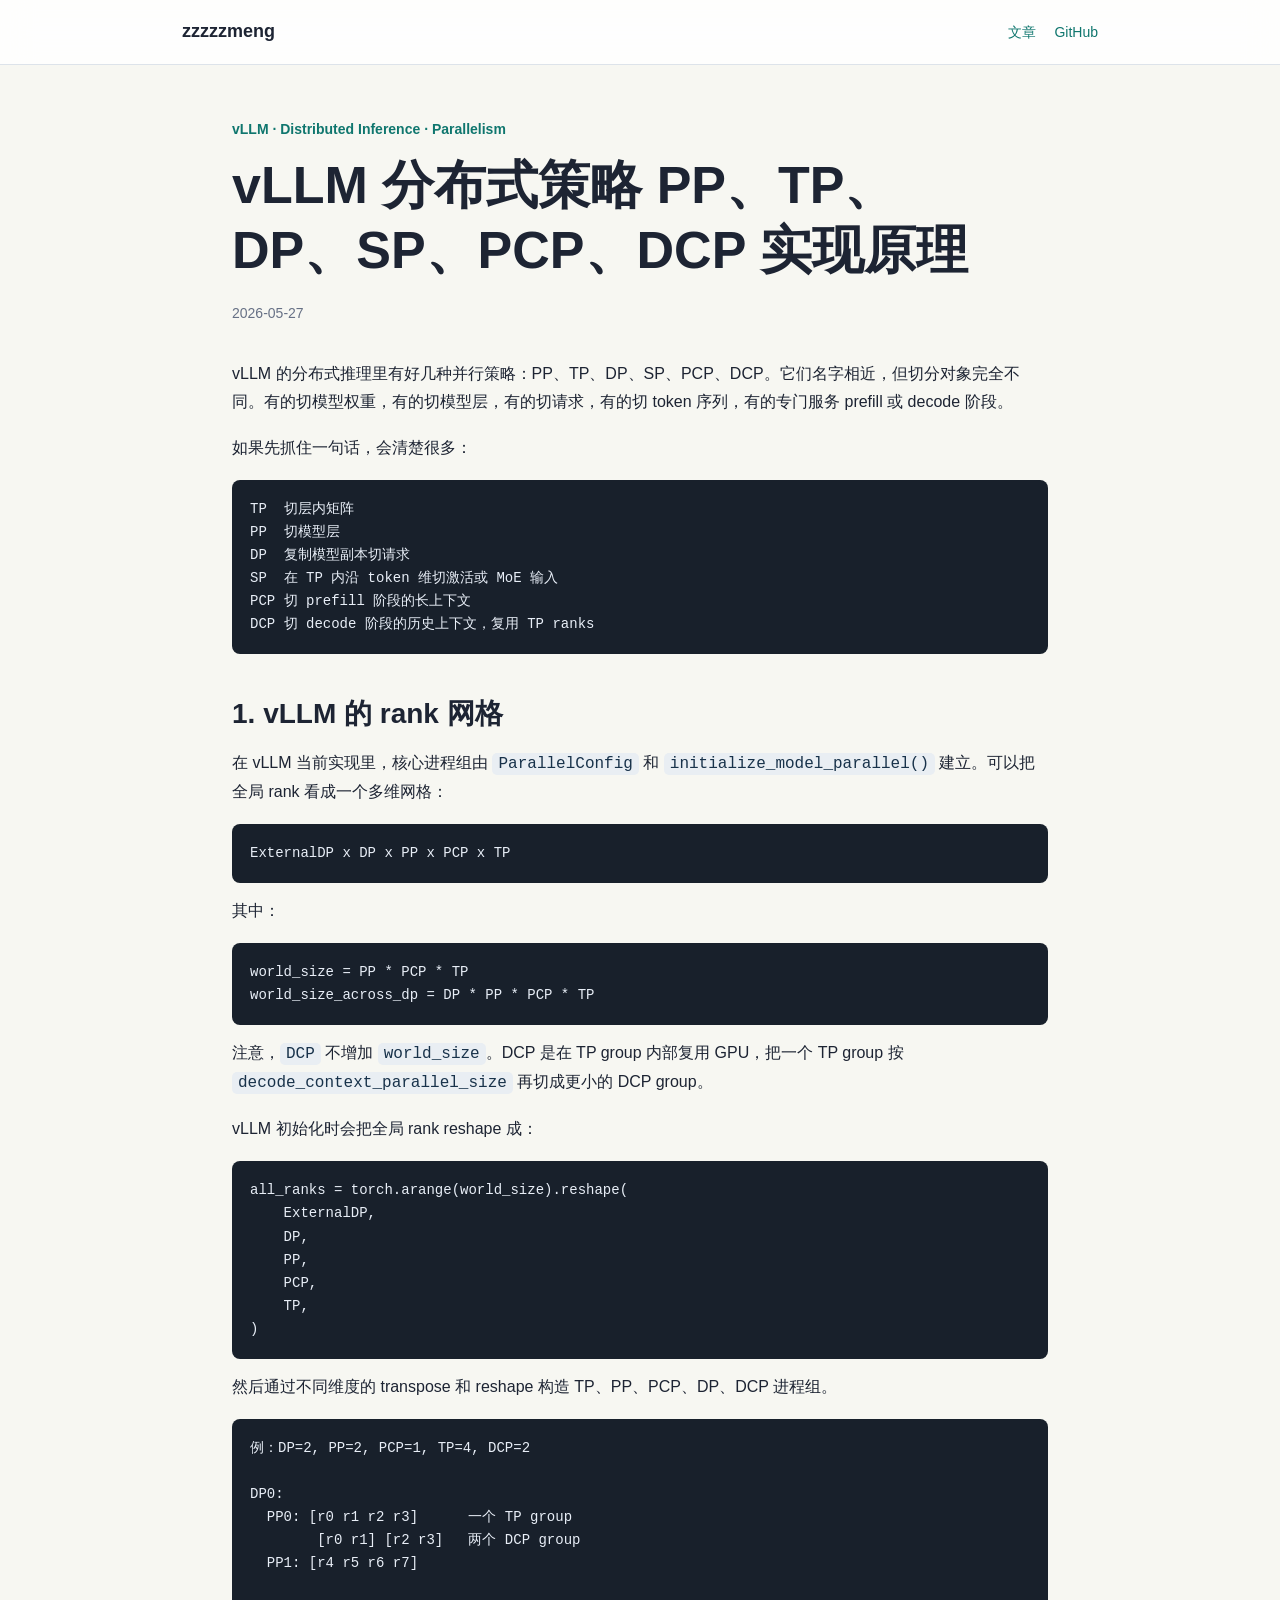
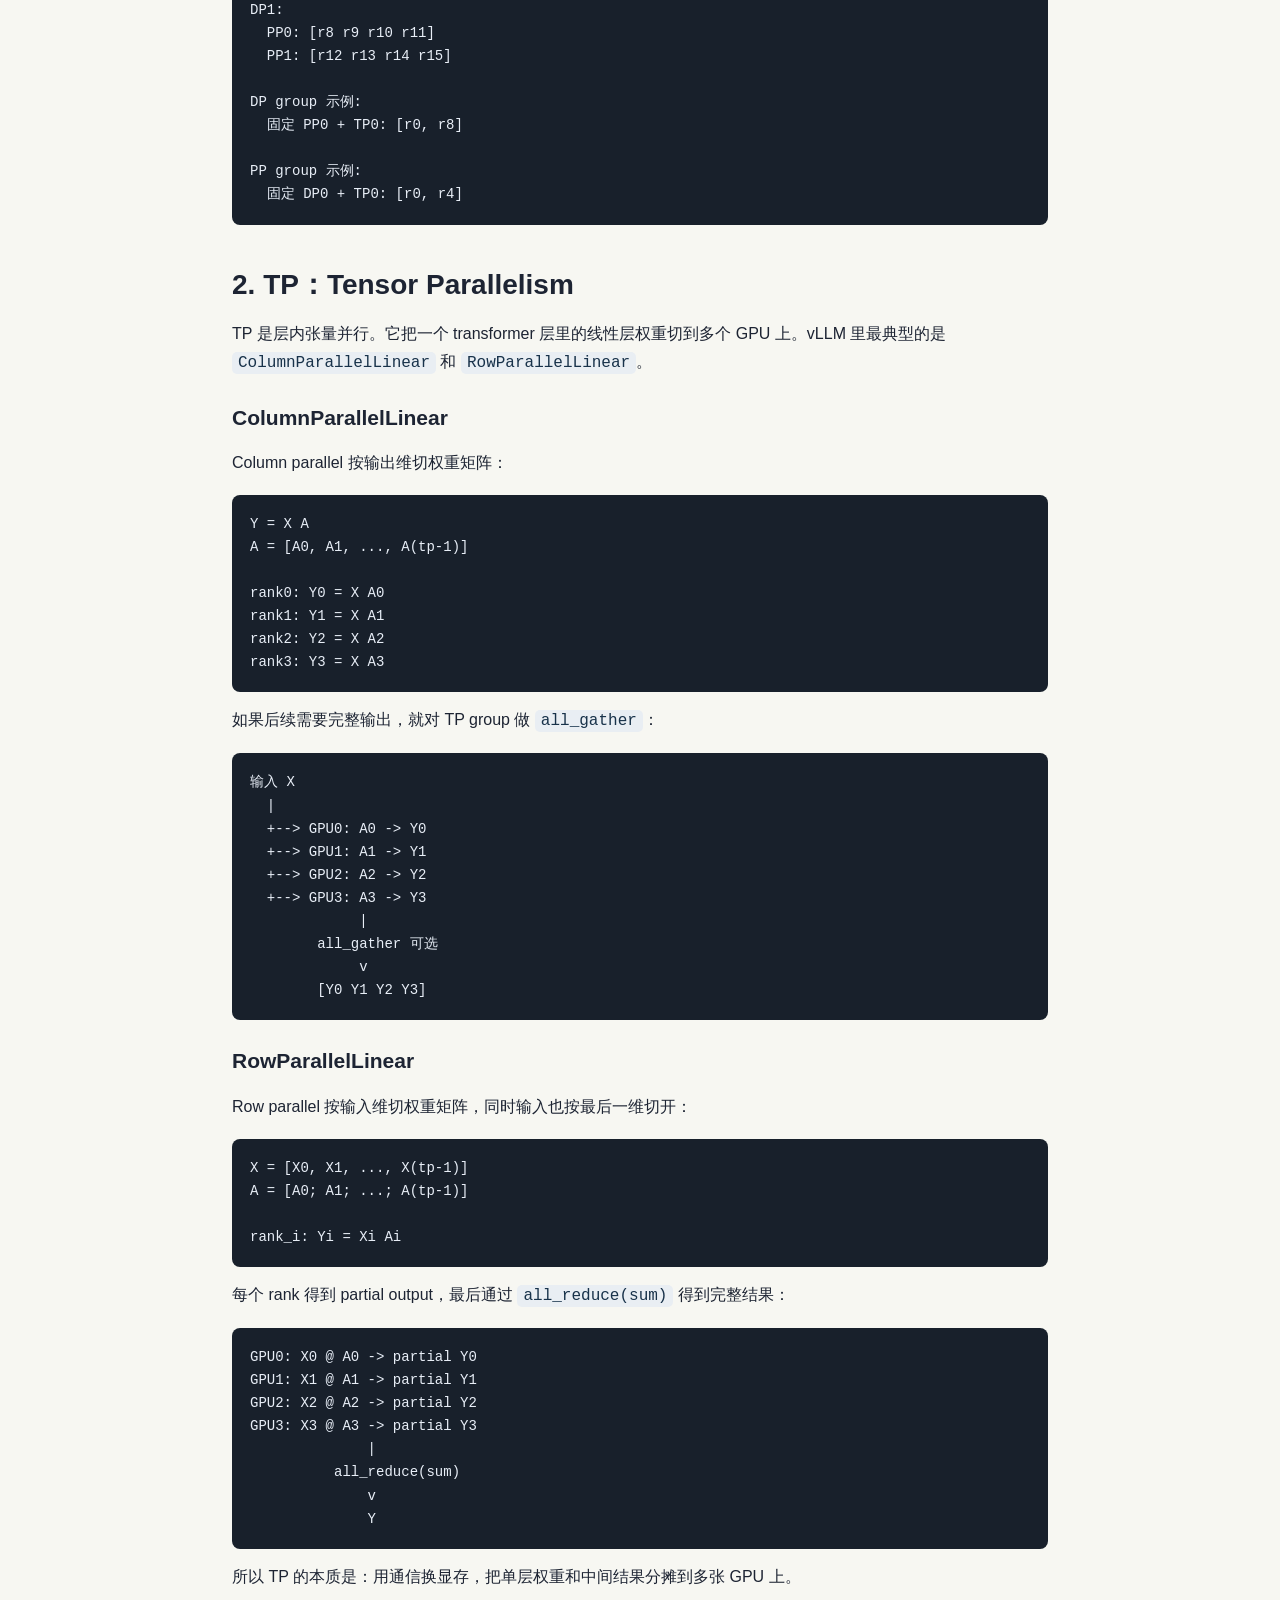
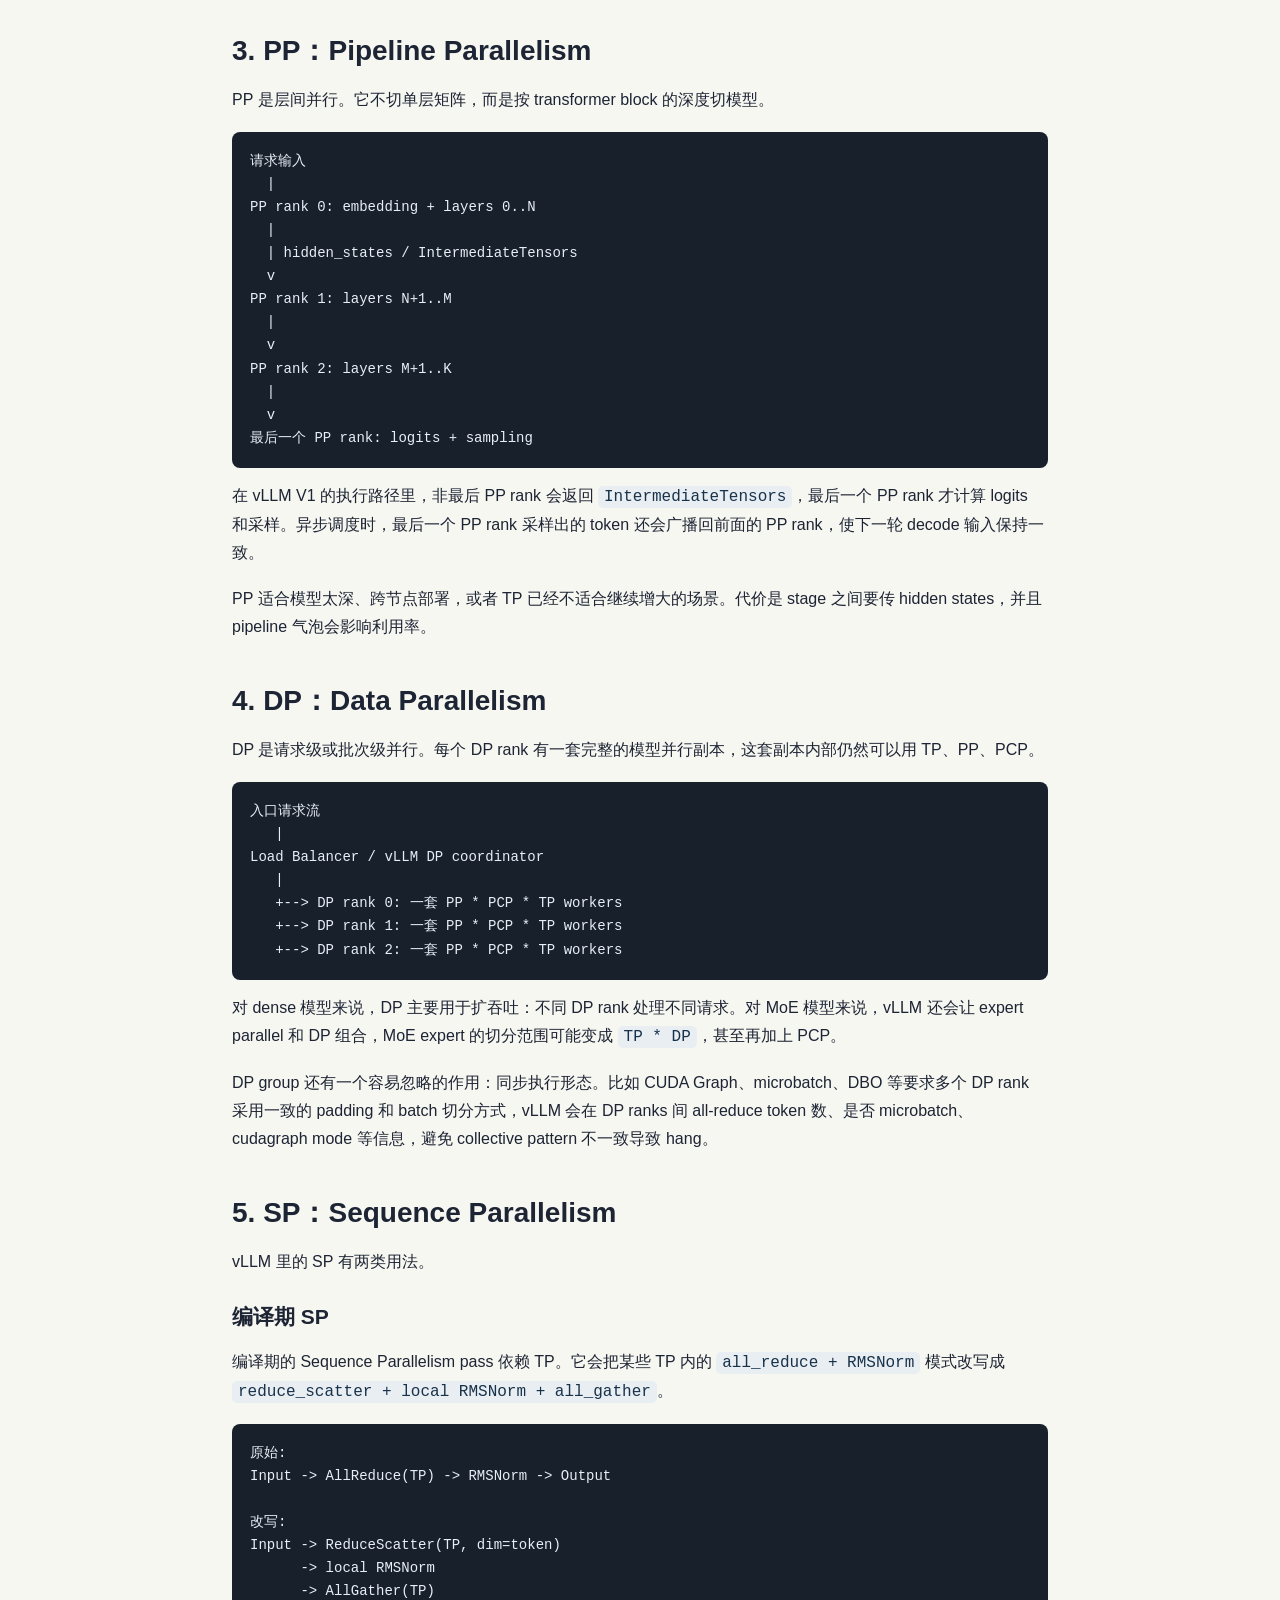
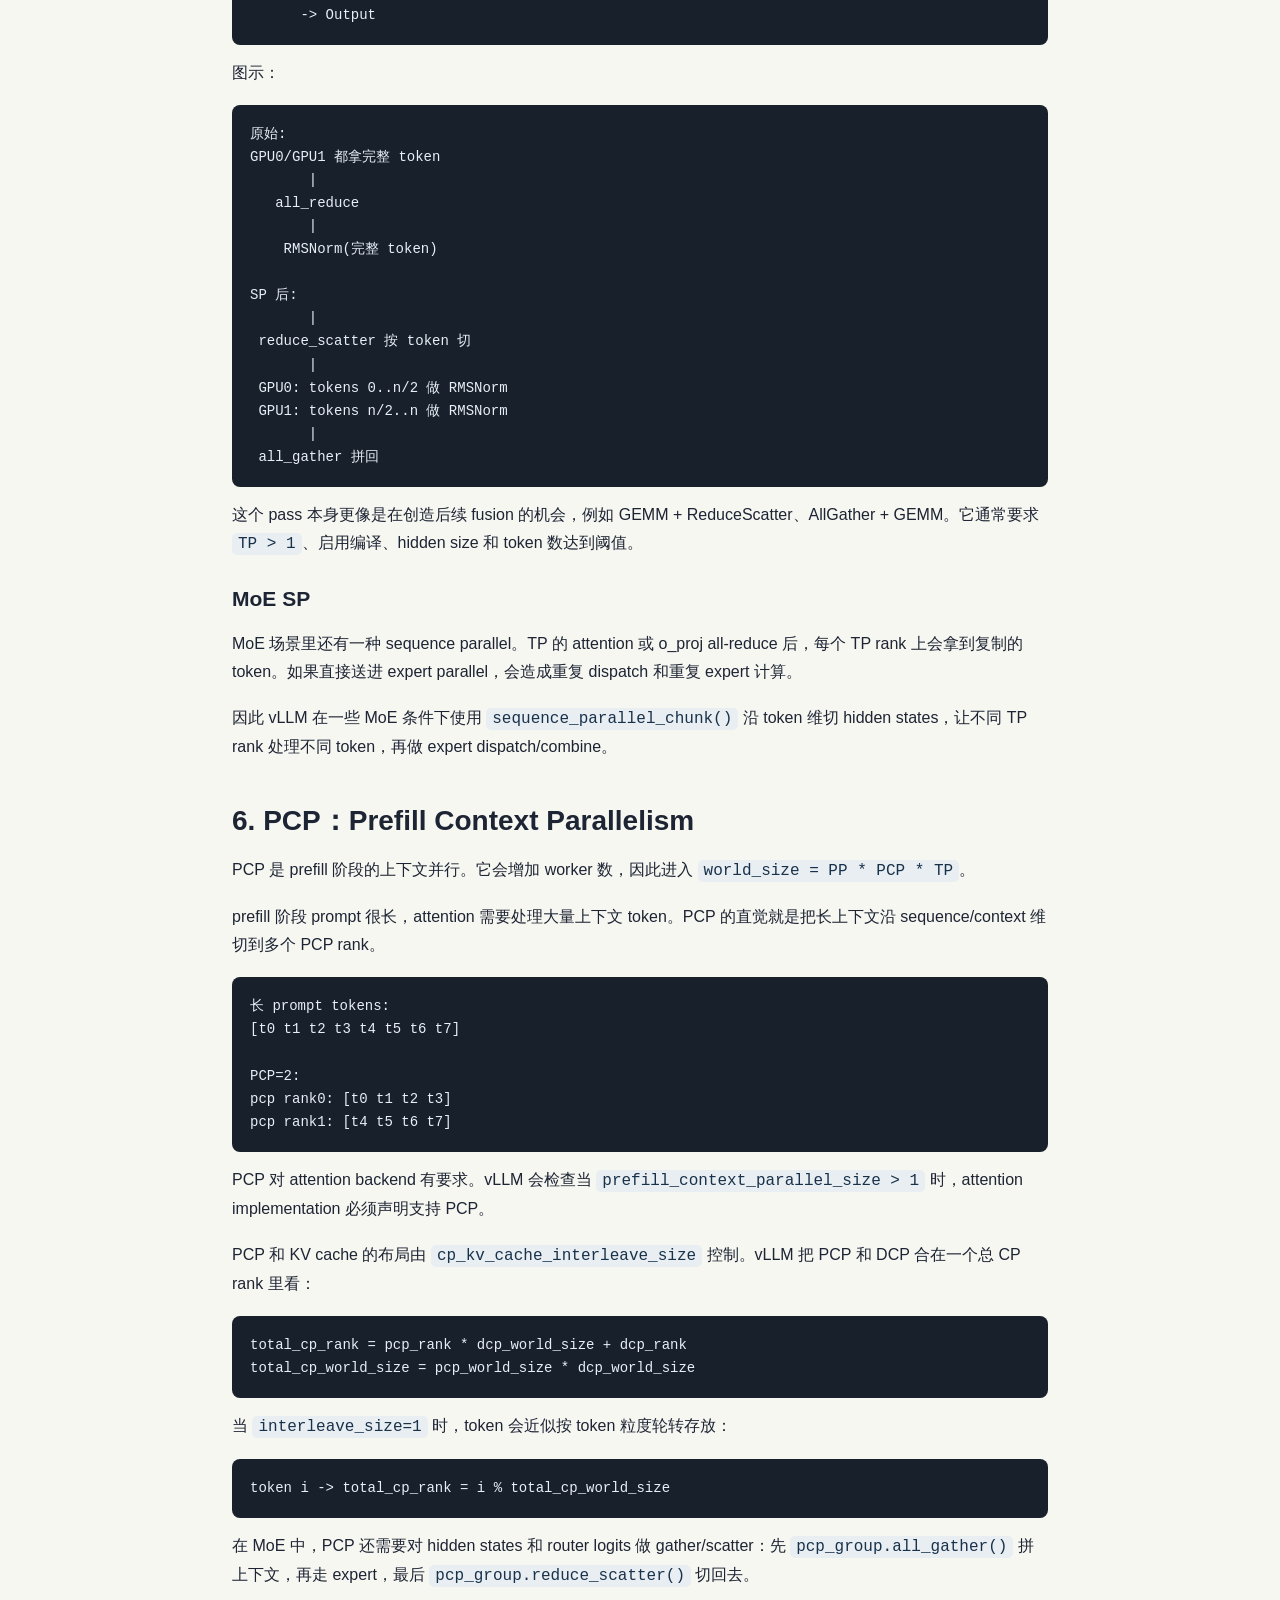
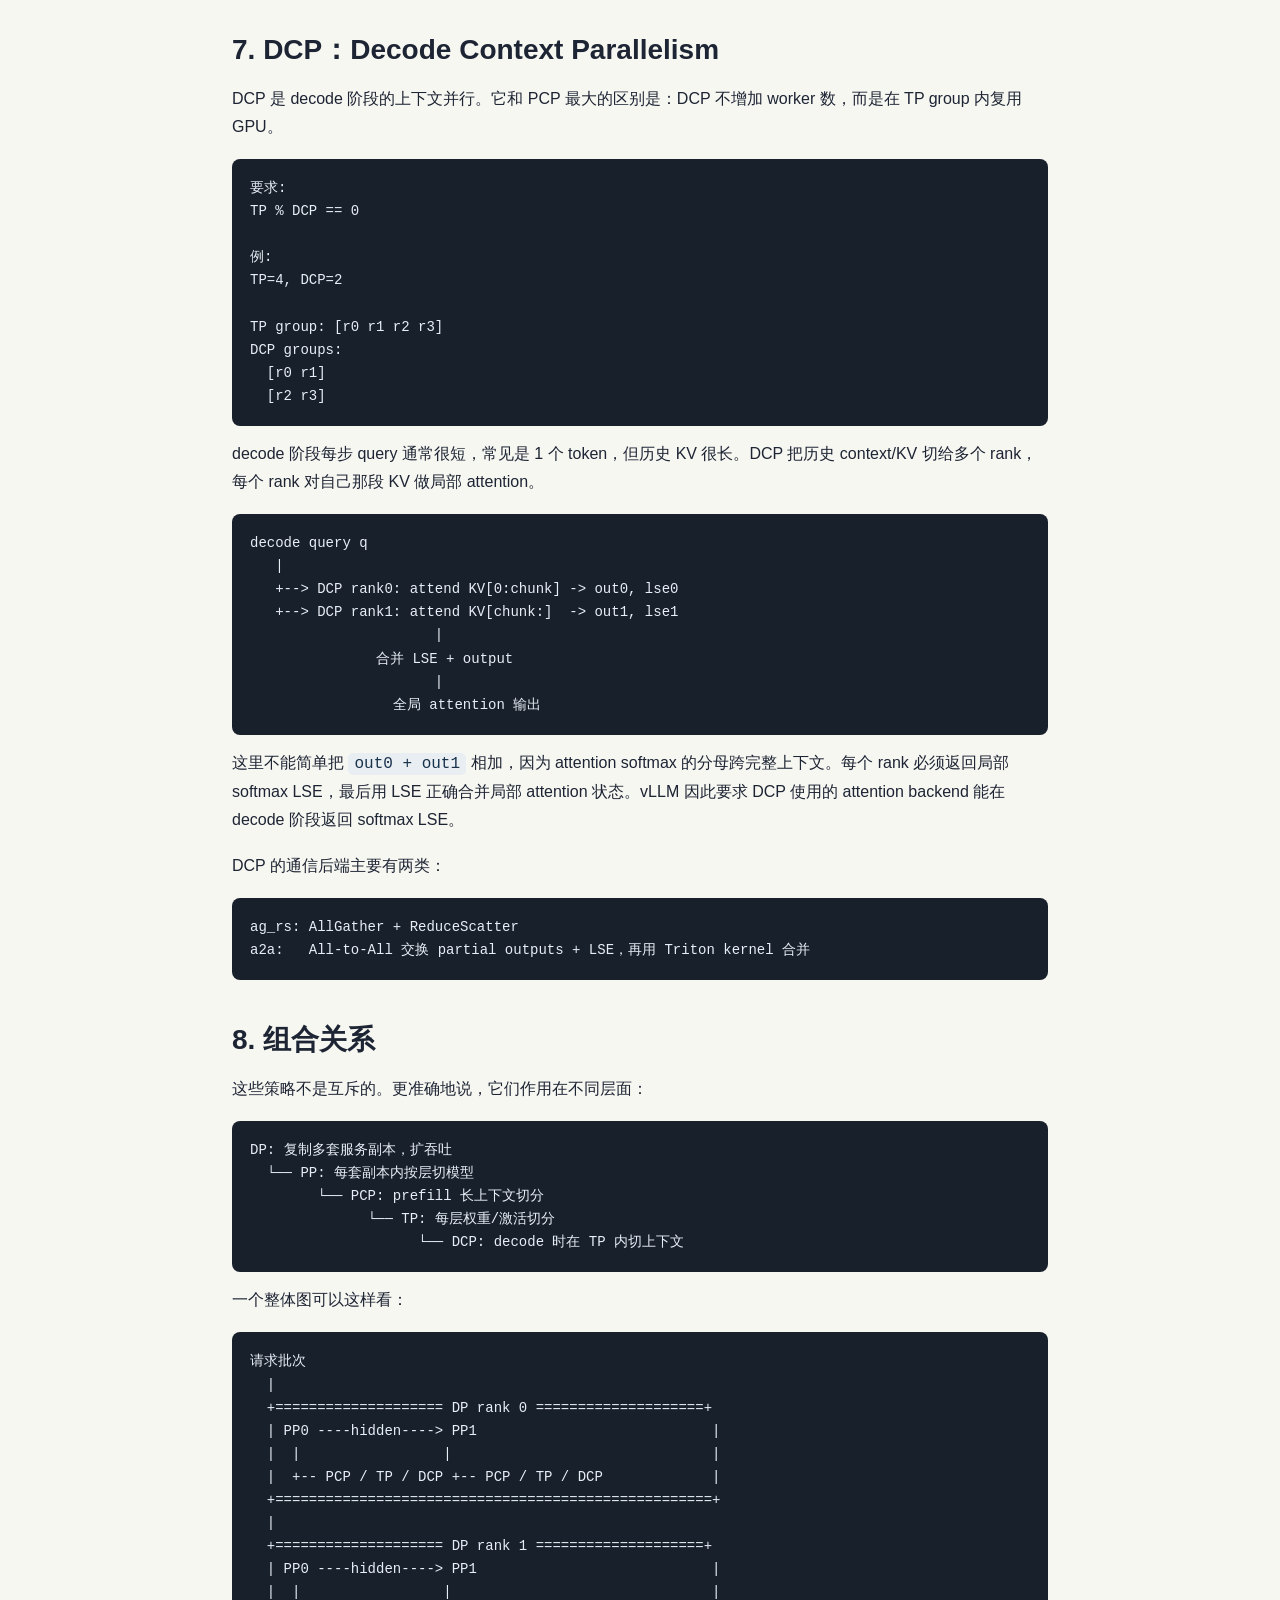
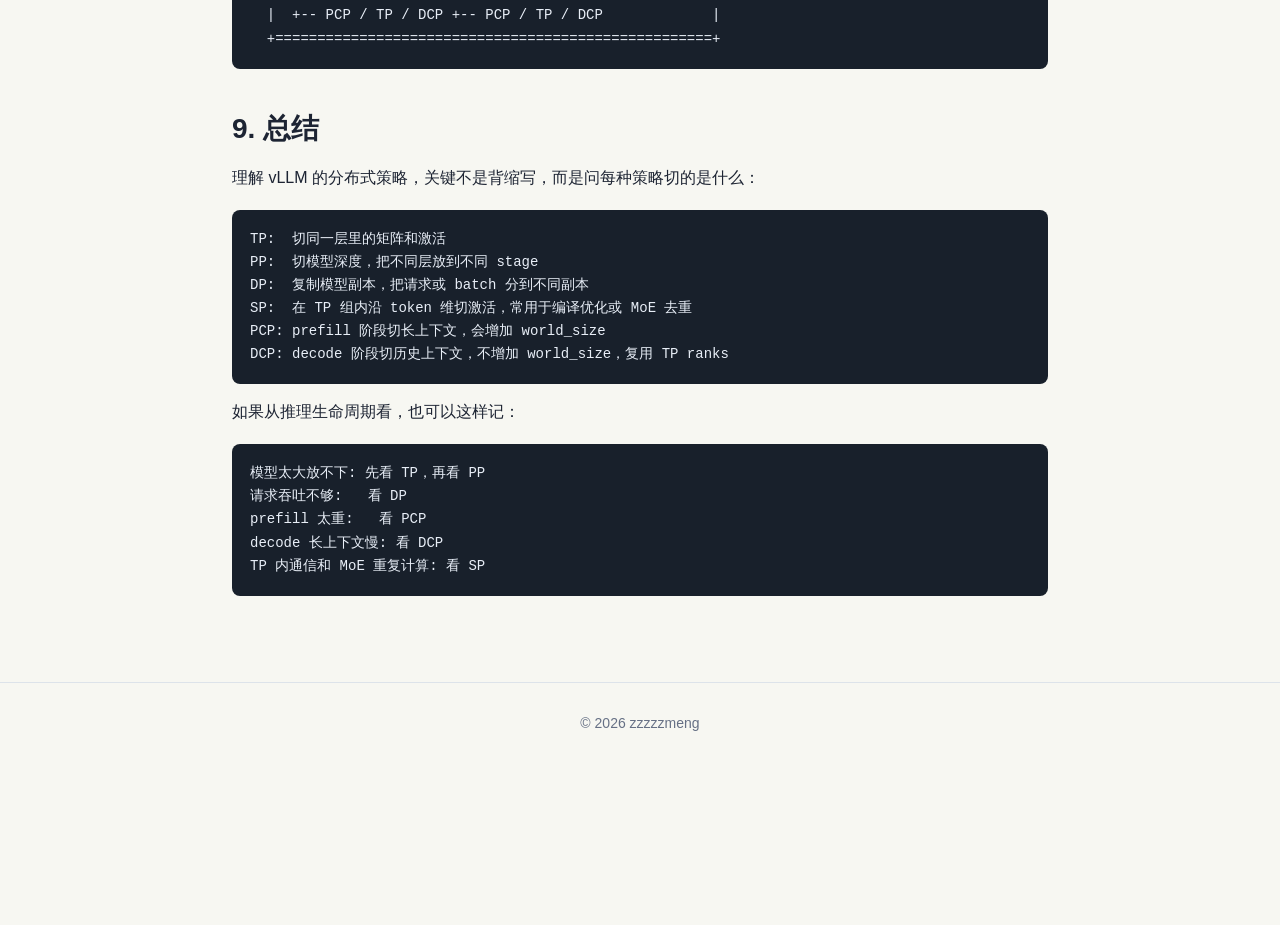
<file: posts/vllm-distributed-parallelism.html>
<!doctype html>
<html lang="zh-CN">
  <head>
    <meta charset="utf-8">
    <meta name="viewport" content="width=device-width, initial-scale=1">
    <title>vLLM 分布式策略 PP、TP、DP、SP、PCP、DCP 实现原理 | zzzzzmeng</title>
    <meta name="description" content="结合 vLLM 源码，讲解 Pipeline Parallelism、Tensor Parallelism、Data Parallelism、Sequence Parallelism、Prefill Context Parallelism 和 Decode Context Parallelism 的实现原理。">
    <link rel="stylesheet" href="../assets/style.css">
  </head>
  <body>
    <header class="site-header">
      <nav class="nav" aria-label="主导航">
        <a class="brand" href="../">zzzzzmeng</a>
        <div class="nav-links">
          <a href="../">文章</a>
          <a href="https://github.com/zzzzzmeng">GitHub</a>
        </div>
      </nav>
    </header>

    <main class="article">
      <article>
        <header class="article-header">
          <p class="eyebrow">vLLM · Distributed Inference · Parallelism</p>
          <h1>vLLM 分布式策略 PP、TP、DP、SP、PCP、DCP 实现原理</h1>
          <p class="meta">2026-05-27</p>
        </header>

        <p>vLLM 的分布式推理里有好几种并行策略：PP、TP、DP、SP、PCP、DCP。它们名字相近，但切分对象完全不同。有的切模型权重，有的切模型层，有的切请求，有的切 token 序列，有的专门服务 prefill 或 decode 阶段。</p>

        <p>如果先抓住一句话，会清楚很多：</p>

<pre><code>TP  切层内矩阵
PP  切模型层
DP  复制模型副本切请求
SP  在 TP 内沿 token 维切激活或 MoE 输入
PCP 切 prefill 阶段的长上下文
DCP 切 decode 阶段的历史上下文，复用 TP ranks</code></pre>

        <h2>1. vLLM 的 rank 网格</h2>

        <p>在 vLLM 当前实现里，核心进程组由 <code>ParallelConfig</code> 和 <code>initialize_model_parallel()</code> 建立。可以把全局 rank 看成一个多维网格：</p>

<pre><code>ExternalDP x DP x PP x PCP x TP</code></pre>

        <p>其中：</p>

<pre><code>world_size = PP * PCP * TP
world_size_across_dp = DP * PP * PCP * TP</code></pre>

        <p>注意，<code>DCP</code> 不增加 <code>world_size</code>。DCP 是在 TP group 内部复用 GPU，把一个 TP group 按 <code>decode_context_parallel_size</code> 再切成更小的 DCP group。</p>

        <p>vLLM 初始化时会把全局 rank reshape 成：</p>

<pre><code>all_ranks = torch.arange(world_size).reshape(
    ExternalDP,
    DP,
    PP,
    PCP,
    TP,
)</code></pre>

        <p>然后通过不同维度的 transpose 和 reshape 构造 TP、PP、PCP、DP、DCP 进程组。</p>

<pre><code>例：DP=2, PP=2, PCP=1, TP=4, DCP=2

DP0:
  PP0: [r0 r1 r2 r3]      一个 TP group
        [r0 r1] [r2 r3]   两个 DCP group
  PP1: [r4 r5 r6 r7]

DP1:
  PP0: [r8 r9 r10 r11]
  PP1: [r12 r13 r14 r15]

DP group 示例:
  固定 PP0 + TP0: [r0, r8]

PP group 示例:
  固定 DP0 + TP0: [r0, r4]</code></pre>

        <h2>2. TP：Tensor Parallelism</h2>

        <p>TP 是层内张量并行。它把一个 transformer 层里的线性层权重切到多个 GPU 上。vLLM 里最典型的是 <code>ColumnParallelLinear</code> 和 <code>RowParallelLinear</code>。</p>

        <h3>ColumnParallelLinear</h3>

        <p>Column parallel 按输出维切权重矩阵：</p>

<pre><code>Y = X A
A = [A0, A1, ..., A(tp-1)]

rank0: Y0 = X A0
rank1: Y1 = X A1
rank2: Y2 = X A2
rank3: Y3 = X A3</code></pre>

        <p>如果后续需要完整输出，就对 TP group 做 <code>all_gather</code>：</p>

<pre><code>输入 X
  |
  +--> GPU0: A0 -> Y0
  +--> GPU1: A1 -> Y1
  +--> GPU2: A2 -> Y2
  +--> GPU3: A3 -> Y3
             |
        all_gather 可选
             v
        [Y0 Y1 Y2 Y3]</code></pre>

        <h3>RowParallelLinear</h3>

        <p>Row parallel 按输入维切权重矩阵，同时输入也按最后一维切开：</p>

<pre><code>X = [X0, X1, ..., X(tp-1)]
A = [A0; A1; ...; A(tp-1)]

rank_i: Yi = Xi Ai</code></pre>

        <p>每个 rank 得到 partial output，最后通过 <code>all_reduce(sum)</code> 得到完整结果：</p>

<pre><code>GPU0: X0 @ A0 -> partial Y0
GPU1: X1 @ A1 -> partial Y1
GPU2: X2 @ A2 -> partial Y2
GPU3: X3 @ A3 -> partial Y3
              |
          all_reduce(sum)
              v
              Y</code></pre>

        <p>所以 TP 的本质是：用通信换显存，把单层权重和中间结果分摊到多张 GPU 上。</p>

        <h2>3. PP：Pipeline Parallelism</h2>

        <p>PP 是层间并行。它不切单层矩阵，而是按 transformer block 的深度切模型。</p>

<pre><code>请求输入
  |
PP rank 0: embedding + layers 0..N
  |
  | hidden_states / IntermediateTensors
  v
PP rank 1: layers N+1..M
  |
  v
PP rank 2: layers M+1..K
  |
  v
最后一个 PP rank: logits + sampling</code></pre>

        <p>在 vLLM V1 的执行路径里，非最后 PP rank 会返回 <code>IntermediateTensors</code>，最后一个 PP rank 才计算 logits 和采样。异步调度时，最后一个 PP rank 采样出的 token 还会广播回前面的 PP rank，使下一轮 decode 输入保持一致。</p>

        <p>PP 适合模型太深、跨节点部署，或者 TP 已经不适合继续增大的场景。代价是 stage 之间要传 hidden states，并且 pipeline 气泡会影响利用率。</p>

        <h2>4. DP：Data Parallelism</h2>

        <p>DP 是请求级或批次级并行。每个 DP rank 有一套完整的模型并行副本，这套副本内部仍然可以用 TP、PP、PCP。</p>

<pre><code>入口请求流
   |
Load Balancer / vLLM DP coordinator
   |
   +--> DP rank 0: 一套 PP * PCP * TP workers
   +--> DP rank 1: 一套 PP * PCP * TP workers
   +--> DP rank 2: 一套 PP * PCP * TP workers</code></pre>

        <p>对 dense 模型来说，DP 主要用于扩吞吐：不同 DP rank 处理不同请求。对 MoE 模型来说，vLLM 还会让 expert parallel 和 DP 组合，MoE expert 的切分范围可能变成 <code>TP * DP</code>，甚至再加上 PCP。</p>

        <p>DP group 还有一个容易忽略的作用：同步执行形态。比如 CUDA Graph、microbatch、DBO 等要求多个 DP rank 采用一致的 padding 和 batch 切分方式，vLLM 会在 DP ranks 间 all-reduce token 数、是否 microbatch、cudagraph mode 等信息，避免 collective pattern 不一致导致 hang。</p>

        <h2>5. SP：Sequence Parallelism</h2>

        <p>vLLM 里的 SP 有两类用法。</p>

        <h3>编译期 SP</h3>

        <p>编译期的 Sequence Parallelism pass 依赖 TP。它会把某些 TP 内的 <code>all_reduce + RMSNorm</code> 模式改写成 <code>reduce_scatter + local RMSNorm + all_gather</code>。</p>

<pre><code>原始:
Input -> AllReduce(TP) -> RMSNorm -> Output

改写:
Input -> ReduceScatter(TP, dim=token)
      -> local RMSNorm
      -> AllGather(TP)
      -> Output</code></pre>

        <p>图示：</p>

<pre><code>原始:
GPU0/GPU1 都拿完整 token
       |
   all_reduce
       |
    RMSNorm(完整 token)

SP 后:
       |
 reduce_scatter 按 token 切
       |
 GPU0: tokens 0..n/2 做 RMSNorm
 GPU1: tokens n/2..n 做 RMSNorm
       |
 all_gather 拼回</code></pre>

        <p>这个 pass 本身更像是在创造后续 fusion 的机会，例如 GEMM + ReduceScatter、AllGather + GEMM。它通常要求 <code>TP &gt; 1</code>、启用编译、hidden size 和 token 数达到阈值。</p>

        <h3>MoE SP</h3>

        <p>MoE 场景里还有一种 sequence parallel。TP 的 attention 或 o_proj all-reduce 后，每个 TP rank 上会拿到复制的 token。如果直接送进 expert parallel，会造成重复 dispatch 和重复 expert 计算。</p>

        <p>因此 vLLM 在一些 MoE 条件下使用 <code>sequence_parallel_chunk()</code> 沿 token 维切 hidden states，让不同 TP rank 处理不同 token，再做 expert dispatch/combine。</p>

        <h2>6. PCP：Prefill Context Parallelism</h2>

        <p>PCP 是 prefill 阶段的上下文并行。它会增加 worker 数，因此进入 <code>world_size = PP * PCP * TP</code>。</p>

        <p>prefill 阶段 prompt 很长，attention 需要处理大量上下文 token。PCP 的直觉就是把长上下文沿 sequence/context 维切到多个 PCP rank。</p>

<pre><code>长 prompt tokens:
[t0 t1 t2 t3 t4 t5 t6 t7]

PCP=2:
pcp rank0: [t0 t1 t2 t3]
pcp rank1: [t4 t5 t6 t7]</code></pre>

        <p>PCP 对 attention backend 有要求。vLLM 会检查当 <code>prefill_context_parallel_size &gt; 1</code> 时，attention implementation 必须声明支持 PCP。</p>

        <p>PCP 和 KV cache 的布局由 <code>cp_kv_cache_interleave_size</code> 控制。vLLM 把 PCP 和 DCP 合在一个总 CP rank 里看：</p>

<pre><code>total_cp_rank = pcp_rank * dcp_world_size + dcp_rank
total_cp_world_size = pcp_world_size * dcp_world_size</code></pre>

        <p>当 <code>interleave_size=1</code> 时，token 会近似按 token 粒度轮转存放：</p>

<pre><code>token i -> total_cp_rank = i % total_cp_world_size</code></pre>

        <p>在 MoE 中，PCP 还需要对 hidden states 和 router logits 做 gather/scatter：先 <code>pcp_group.all_gather()</code> 拼上下文，再走 expert，最后 <code>pcp_group.reduce_scatter()</code> 切回去。</p>

        <h2>7. DCP：Decode Context Parallelism</h2>

        <p>DCP 是 decode 阶段的上下文并行。它和 PCP 最大的区别是：DCP 不增加 worker 数，而是在 TP group 内复用 GPU。</p>

<pre><code>要求:
TP % DCP == 0

例:
TP=4, DCP=2

TP group: [r0 r1 r2 r3]
DCP groups:
  [r0 r1]
  [r2 r3]</code></pre>

        <p>decode 阶段每步 query 通常很短，常见是 1 个 token，但历史 KV 很长。DCP 把历史 context/KV 切给多个 rank，每个 rank 对自己那段 KV 做局部 attention。</p>

<pre><code>decode query q
   |
   +--> DCP rank0: attend KV[0:chunk] -> out0, lse0
   +--> DCP rank1: attend KV[chunk:]  -> out1, lse1
                      |
               合并 LSE + output
                      |
                 全局 attention 输出</code></pre>

        <p>这里不能简单把 <code>out0 + out1</code> 相加，因为 attention softmax 的分母跨完整上下文。每个 rank 必须返回局部 softmax LSE，最后用 LSE 正确合并局部 attention 状态。vLLM 因此要求 DCP 使用的 attention backend 能在 decode 阶段返回 softmax LSE。</p>

        <p>DCP 的通信后端主要有两类：</p>

<pre><code>ag_rs: AllGather + ReduceScatter
a2a:   All-to-All 交换 partial outputs + LSE，再用 Triton kernel 合并</code></pre>

        <h2>8. 组合关系</h2>

        <p>这些策略不是互斥的。更准确地说，它们作用在不同层面：</p>

<pre><code>DP: 复制多套服务副本，扩吞吐
  └── PP: 每套副本内按层切模型
        └── PCP: prefill 长上下文切分
              └── TP: 每层权重/激活切分
                    └── DCP: decode 时在 TP 内切上下文</code></pre>

        <p>一个整体图可以这样看：</p>

<pre><code>请求批次
  |
  +==================== DP rank 0 ====================+
  | PP0 ----hidden----> PP1                            |
  |  |                 |                               |
  |  +-- PCP / TP / DCP +-- PCP / TP / DCP             |
  +====================================================+
  |
  +==================== DP rank 1 ====================+
  | PP0 ----hidden----> PP1                            |
  |  |                 |                               |
  |  +-- PCP / TP / DCP +-- PCP / TP / DCP             |
  +====================================================+</code></pre>

        <h2>9. 总结</h2>

        <p>理解 vLLM 的分布式策略，关键不是背缩写，而是问每种策略切的是什么：</p>

<pre><code>TP:  切同一层里的矩阵和激活
PP:  切模型深度，把不同层放到不同 stage
DP:  复制模型副本，把请求或 batch 分到不同副本
SP:  在 TP 组内沿 token 维切激活，常用于编译优化或 MoE 去重
PCP: prefill 阶段切长上下文，会增加 world_size
DCP: decode 阶段切历史上下文，不增加 world_size，复用 TP ranks</code></pre>

        <p>如果从推理生命周期看，也可以这样记：</p>

<pre><code>模型太大放不下: 先看 TP，再看 PP
请求吞吐不够:   看 DP
prefill 太重:   看 PCP
decode 长上下文慢: 看 DCP
TP 内通信和 MoE 重复计算: 看 SP</code></pre>
      </article>
    </main>

    <footer class="site-footer">
      <span>© 2026 zzzzzmeng</span>
    </footer>
  </body>
</html>
</file>
<file: assets/style.css>
:root {
  color-scheme: light;
  --bg: #f7f7f2;
  --panel: #ffffff;
  --text: #1d2433;
  --muted: #667085;
  --line: #dde3ea;
  --accent: #0f766e;
  --accent-strong: #115e59;
  --code-bg: #18202b;
  --code-text: #e8eef7;
}

* {
  box-sizing: border-box;
}

html {
  scroll-behavior: smooth;
}

body {
  margin: 0;
  background: var(--bg);
  color: var(--text);
  font-family: -apple-system, BlinkMacSystemFont, "Segoe UI", "Microsoft YaHei", sans-serif;
  line-height: 1.75;
}

a {
  color: var(--accent);
  text-decoration: none;
}

a:hover {
  color: var(--accent-strong);
  text-decoration: underline;
}

.site-header {
  border-bottom: 1px solid var(--line);
  background: rgba(255, 255, 255, 0.86);
  backdrop-filter: blur(16px);
  position: sticky;
  top: 0;
  z-index: 10;
}

.nav {
  max-width: 960px;
  margin: 0 auto;
  padding: 16px 22px;
  display: flex;
  align-items: center;
  justify-content: space-between;
  gap: 16px;
}

.brand {
  color: var(--text);
  font-size: 18px;
  font-weight: 750;
}

.nav-links {
  display: flex;
  gap: 18px;
  font-size: 14px;
}

.hero,
.container {
  max-width: 960px;
  margin: 0 auto;
  padding: 56px 22px;
}

.hero {
  padding-top: 72px;
  padding-bottom: 36px;
}

.eyebrow {
  margin: 0 0 12px;
  color: var(--accent);
  font-size: 14px;
  font-weight: 700;
}

h1,
h2,
h3 {
  line-height: 1.25;
  margin: 0 0 18px;
}

h1 {
  max-width: 760px;
  font-size: clamp(34px, 6vw, 64px);
}

h2 {
  margin-top: 42px;
  font-size: 28px;
}

h3 {
  margin-top: 28px;
  font-size: 21px;
}

p {
  margin: 0 0 18px;
}

.lead {
  max-width: 720px;
  color: var(--muted);
  font-size: 19px;
}

.post-list {
  display: grid;
  gap: 18px;
  margin-top: 26px;
}

.post-card {
  display: block;
  border: 1px solid var(--line);
  border-radius: 8px;
  background: var(--panel);
  padding: 22px;
  color: var(--text);
}

.post-card:hover {
  text-decoration: none;
  border-color: rgba(15, 118, 110, 0.45);
}

.post-card h2 {
  margin: 0 0 8px;
  font-size: 22px;
}

.meta {
  color: var(--muted);
  font-size: 14px;
}

.article {
  max-width: 860px;
  margin: 0 auto;
  padding: 52px 22px 72px;
}

.article-wide {
  max-width: 1120px;
}

.article article {
  min-width: 0;
}

.article-header {
  margin-bottom: 34px;
}

.article h1 {
  font-size: clamp(32px, 5vw, 52px);
}

pre {
  overflow-x: auto;
  border-radius: 8px;
  background: var(--code-bg);
  color: var(--code-text);
  padding: 18px;
  font-size: 14px;
  line-height: 1.65;
}

code {
  font-family: "SFMono-Regular", Consolas, "Liberation Mono", monospace;
}

p code,
li code {
  border-radius: 5px;
  background: #e9eef3;
  padding: 2px 6px;
  color: #18324a;
  overflow-wrap: anywhere;
  word-break: break-word;
}

table {
  display: block;
  width: 100%;
  margin: 24px 0 30px;
  overflow-x: auto;
  border-collapse: collapse;
  white-space: normal;
}

th,
td {
  min-width: 130px;
  border: 1px solid var(--line);
  padding: 10px 12px;
  text-align: left;
  vertical-align: top;
}

th {
  background: #edf3f2;
}

ul,
ol {
  padding-left: 1.5rem;
}

li {
  margin-bottom: 8px;
}

.task-list-item {
  list-style: none;
}

.task-list-item input {
  margin: 0 8px 0 -1.35rem;
}

blockquote {
  margin: 24px 0;
  border-left: 4px solid var(--accent);
  padding-left: 18px;
  color: var(--muted);
}

.site-footer {
  border-top: 1px solid var(--line);
  padding: 28px 22px;
  color: var(--muted);
  text-align: center;
  font-size: 14px;
}

@media (max-width: 640px) {
  .nav {
    align-items: flex-start;
    flex-direction: column;
  }

  .hero,
  .container,
  .article {
    padding-left: 18px;
    padding-right: 18px;
  }
}
</file>
<file: megatron-parallel-lab/style.css>
:root{color-scheme:dark;--bg:#101315;--panel:#181c1f;--edge:#323a3d;--muted:#a5afae;--ink:#edf3ef;--mint:#a5f4c3;--violet:#c7baff;--amber:#ffd087;font:15px/1.55 system-ui,sans-serif}*{box-sizing:border-box}body{margin:0;background:var(--bg);color:var(--ink)}button,select,input{font:inherit}button,select{color:inherit;background:#23292b;border:1px solid var(--edge);border-radius:7px;cursor:pointer}button:hover,select:hover{border-color:var(--mint)}button:focus-visible,select:focus-visible,input:focus-visible,a:focus-visible{outline:2px solid var(--mint);outline-offset:3px}button:disabled{opacity:.35;cursor:default}a{color:var(--mint)}.top{border-bottom:1px solid var(--edge);padding:16px max(24px,calc((100vw - 1330px)/2));display:flex;justify-content:space-between;align-items:center;gap:18px}.brand{font-weight:800;white-space:nowrap}.logo{display:inline-grid;place-items:center;background:var(--mint);color:#102619;width:28px;height:28px;border-radius:6px;margin-right:8px}.light,.top-label,p{color:var(--muted)}.top-label,.eyebrow,.canvas-head,#counter,code,.cell,.gpu-id,.shape{font:600 12px/1.5 ui-monospace,Consolas,monospace;letter-spacing:.05em}.eyebrow{color:var(--mint);text-transform:uppercase}main{max-width:1378px;margin:auto;padding:0 24px}.intro{position:relative;padding:44px 0 34px;overflow:hidden}.intro h1{font-size:clamp(36px,6vw,74px);line-height:1.04;letter-spacing:-.07em;margin:12px 0 16px}.intro p{max-width:480px;margin:0}.question{color:var(--mint)}.intro-grid{position:absolute;right:5%;top:38px;display:grid;grid-template-columns:repeat(4,34px);gap:6px;transform:rotate(-11deg);opacity:.65}.intro-grid i{height:34px;border:1px solid #5d806d;background:#20362b;border-radius:5px}.intro-grid i:nth-child(4n+3),.intro-grid i:nth-child(4n+4){background:#352d4a;border-color:#6d6291}.intro-grid i:nth-child(3n){opacity:.35}.lab{border:1px solid var(--edge);background:var(--panel);border-radius:14px;overflow:hidden}.lab-top{padding:15px 22px;border-bottom:1px solid var(--edge);display:flex;gap:18px;align-items:center;flex-wrap:wrap}nav{display:flex;flex-wrap:wrap;gap:6px}nav button{padding:7px 11px;font-weight:700;font-size:13px}nav button[aria-pressed=true]{background:var(--mint);color:#112419;border-color:var(--mint)}.workspace{display:grid;grid-template-columns:minmax(0,1fr) 300px}.stage,.side{padding:22px}.side{border-left:1px solid var(--edge);background:#15191b}.stage-head{display:flex;justify-content:space-between;align-items:start;gap:12px}.stage-head h2{font-size:28px;margin:2px 0}.stage-head p{margin:2px 0 14px}.case-label{display:grid;color:var(--muted);font-size:12px;gap:4px;min-width:140px}.case-label[hidden]{display:none}select{padding:7px}.canvas{border:1px solid var(--edge);border-radius:9px;background:#111517;padding:12px;min-height:260px}.canvas-head{display:flex;justify-content:space-between;color:var(--muted);border-bottom:1px solid var(--edge);padding-bottom:8px}.canvas-head span:last-child{color:var(--amber)}#matrices{display:flex;gap:13px 20px;flex-wrap:wrap;align-items:start;padding:12px 0 4px}.matrix{display:grid;gap:3px;max-width:100%}.matrix header{display:flex;gap:9px;align-items:baseline;white-space:nowrap}.matrix b{font-size:13px}.shape{color:var(--muted);font-size:10px}.cells{display:grid;gap:2px;width:max-content}.cell{display:grid;place-items:center;min-width:25px;height:25px;padding:0 3px;background:#263033;border:1px solid #374548;border-radius:4px}.cell.c0{background:#254535;color:var(--mint);border-color:#47785e}.cell.c1{background:#3b3053;color:var(--violet);border-color:#655284}.cell.c2{background:#493826;color:var(--amber);border-color:#7c6042}.cell.c3{background:#263f57;color:#a9d5ff;border-color:#496e91}.matrix small{color:var(--muted);font-size:11px}#wire{margin:9px 0;font:600 12px ui-monospace,monospace;color:var(--amber);min-height:30px;display:flex;align-items:center;gap:8px}.signal{background:var(--amber);height:6px;width:6px;border-radius:50%;box-shadow:0 0 10px var(--amber)}.live .signal{animation:pulse .95s infinite alternate}@keyframes pulse{to{opacity:.35;transform:scale(.7)}}#cards{display:grid;grid-template-columns:repeat(auto-fit,minmax(132px,1fr));gap:8px}.gpu{padding:9px;text-align:left;display:grid;gap:3px;border-left:3px solid var(--gpu);min-height:65px}.gpu[aria-pressed=true]{outline:1px solid var(--gpu);background:#252d2f}.gpu-id{color:var(--gpu)}.gpu strong{font-size:13px}.controls{display:flex;align-items:center;gap:8px;margin-top:14px}.controls button{padding:7px 11px;white-space:nowrap}.controls #play{background:var(--mint);color:#13251a;font-weight:750}#counter{color:var(--muted);white-space:nowrap}#seek{accent-color:var(--mint);flex:1;min-width:45px}.step{display:flex;width:100%;gap:10px;align-items:center;text-align:left;padding:7px 8px;margin-top:5px;background:transparent;border-color:transparent;font-size:13px}.step span{color:var(--muted);font:12px ui-monospace,monospace}.step[aria-current=step]{background:#22362d;border-color:#365544;color:var(--mint)}#steps{margin:10px 0 16px}#inspector{border-top:1px solid var(--edge);padding-top:12px}#inspector h3{margin:4px 0;font-size:16px}#inspector p{font-size:13px;margin:5px 0 11px}.formula{display:block;padding:7px 8px;border-radius:5px;background:#202628;color:var(--amber);overflow-wrap:anywhere}.legend{display:grid;grid-template-columns:1.5fr 1fr 1fr 1fr;gap:18px;margin:24px 0}.legend>div{border-top:1px solid var(--edge);padding-top:10px}.legend h2,.legend p{margin:3px 0}.legend h2{font-size:18px}.legend b{font-size:13px;color:var(--mint)}.legend p,footer{font-size:13px}footer{padding:10px 0 24px;color:var(--muted);display:flex;justify-content:space-between;gap:8px}@media(max-width:900px){.workspace{grid-template-columns:1fr}.side{border-left:0;border-top:1px solid var(--edge)}#steps{display:grid;grid-template-columns:repeat(auto-fit,minmax(120px,1fr))}.intro-grid{right:2%;opacity:.3}.legend{grid-template-columns:repeat(2,1fr)}}@media(max-width:520px){main{padding:0 12px}.top{padding:12px}.top-label{display:none}.intro-grid{display:none}.stage,.side,.lab-top{padding:12px}.stage-head{flex-wrap:wrap}.cell{min-width:20px;height:21px;font-size:10px}.controls{gap:4px}.controls button{padding:6px 7px}.canvas{padding:8px}}@media(prefers-reduced-motion:reduce){*{animation:none!important}}
</file>
<file: megatron-parallel-lab/partitions.css>
.split-panel {
  background: #14191b;
  border: 1px solid var(--edge);
  border-radius: 9px;
  margin-bottom: 14px;
  padding: 14px;
}
.split-head, .split-example-title, .split-key {
  display: flex;
  align-items: center;
  justify-content: space-between;
  gap: 8px 14px;
  flex-wrap: wrap;
}
.split-head h3 { margin: 2px 0 0; font-size: 17px; }
.split-key { font-size: 11px; font-family: ui-monospace, monospace; }
.split-key span { border-radius: 4px; padding: 2px 7px; }
.key0 { color: var(--mint); background: #254535; }
.key1 { color: var(--violet); background: #3b3053; }
.split-example { border-top: 1px solid var(--edge); padding-top: 9px; margin-top: 10px; }
.split-example-title { font-size: 13px; }
.split-flow { display: grid; grid-template-columns: minmax(0,1fr) auto minmax(0,1.6fr); align-items: center; gap: 12px; margin-top: 8px; }
.split-shards { display: grid; grid-template-columns: repeat(2,minmax(0,1fr)); gap: 6px; }
.split-arrow { color: var(--muted); font-size: 20px; }
.split-device { display: grid; align-content: start; text-align: left; gap: 4px; padding: 6px 8px; }
.split-device.c0 { --device: var(--mint); }
.split-device.c1 { --device: var(--violet); }
.split-device[aria-pressed=true] { border-color: var(--device); }
.split-device .gpu-id { color: var(--device); }
.split-device small { color: var(--muted); font-size: 10px; }
.tile-block { display: grid; gap: 2px; margin-top: 3px; }
.tile-row { display: flex; flex-wrap: wrap; gap: 2px; }
.tile { display: grid; place-items: center; min-width: 19px; min-height: 19px; padding: 0 4px; background: #263033; color: var(--ink); border-radius: 3px; font: 600 10px/1.4 ui-monospace, Consolas, monospace; }
.tile.c0 { color: var(--mint); background: #254535; }
.tile.c1 { color: var(--violet); background: #3b3053; }
#phase-nav { display: grid; grid-template-columns: 1fr 1fr; gap: 6px; margin: 9px 0 12px; }
#phase-nav button { padding: 6px; font-size: 13px; }
#phase-nav button[aria-pressed=true] { color: var(--mint); border-color: var(--mint); }
#phase-nav #backward[aria-pressed=true], #phase[data-phase=反向] { color: var(--violet); border-color: var(--violet); }
.step .step-phase { margin-left: auto; color: var(--muted); white-space: nowrap; font-size: 10px; }
#inspector { border-bottom: 1px solid var(--edge); padding-bottom: 10px; }
@media(max-width:600px) {
  .split-flow { grid-template-columns: minmax(0,1fr); gap: 4px; }
  .split-arrow { transform: rotate(90deg); justify-self: center; line-height: 1; }
  .split-panel { padding: 9px; }
}
</file>
<file: megatron-parallel-lab/implementation.css>
.source-panel,.execution {border:1px solid var(--edge);border-radius:10px;padding:16px;margin-top:18px;background:#151a1c}
.source-panel h2{margin:6px 0 14px;font-size:22px}
.source-panel pre{white-space:pre-wrap;overflow-wrap:anywhere;border:1px solid var(--edge);background:#0e1214;padding:15px;border-radius:7px;color:#bde6cb;font-size:13px}
.source-panel summary{cursor:pointer;font-weight:700;margin-top:16px}
.source-panel p,.axis-guide{font-size:12px;color:var(--muted)}
.contract-row{display:grid;grid-template-columns:90px 1fr;gap:12px;padding:8px 0;border-bottom:1px solid var(--edge);font-size:13px}
.execution h3{margin:0 0 10px;font-size:17px}
#execution{display:grid;grid-template-columns:1fr 1fr;gap:9px}
.exec-card{display:grid;gap:7px;border-left:3px solid var(--gpu);padding:9px;background:#1d2527}
.exec-card.selected{outline:1px solid var(--gpu)}
.exec-card strong{font-size:13px}
.exec-detail,.exec-comm{grid-column:1/-1;font-size:13px;margin:2px 0}
.exec-comm{color:var(--amber)}
#scalar{border-top:1px solid var(--edge);margin-top:12px;padding-top:10px;font-size:13px}
#scalar .formula{margin-top:7px}
.timeline{width:100%;margin-top:15px;border-collapse:collapse;font:11px ui-monospace,monospace}
.timeline td,.timeline th{border:1px solid var(--edge);text-align:center;padding:9px 3px}
.timeline .bwd{color:var(--violet)}.timeline .fwd{color:var(--mint)}.timeline .active{background:#35453d;outline:1px solid var(--mint)}
.matrix:focus-within{outline:1px solid var(--mint)}
@media(max-width:550px){#execution{grid-template-columns:1fr}.timeline td,.timeline th{padding:7px 1px;font-size:9px}.contract-row{grid-template-columns:65px 1fr}}
</file>
<file: megatron-parallel-lab/intro.css>
.intro-v2 {
  display: grid;
  grid-template-columns: minmax(0, 1.25fr) minmax(280px, .75fr);
  gap: 48px;
  align-items: center;
  padding: 32px 0;
}
.intro-v2 h1 {
  font-size: clamp(32px, 4vw, 54px);
  line-height: 1.14;
  letter-spacing: -.045em;
  margin: 12px 0 14px;
}
.intro-v2 h1 span { color: var(--mint); }
.intro-v2 p { max-width: 560px; font-size: 14px; line-height: 1.9; }
.intro-actions { display: flex; align-items: center; flex-wrap: wrap; gap: 16px; margin-top: 19px; }
.start-link { display: flex; gap: 27px; align-items: center; padding: 9px 15px; background: var(--mint); color: #12281b; border-radius: 6px; font-size: 13px; font-weight: 750; text-decoration: none; }
.start-link:hover { background: #c0ffd9; }
.intro-note { color: var(--muted); font-size: 12px; }
.learning-map { border-left: 1px solid var(--edge); padding: 8px 0 8px 28px; }
.map-caption { font-size: 12px; color: var(--muted); margin-bottom: 12px; letter-spacing: .06em; }
.learning-map ol { list-style: none; margin: 0; padding: 0; display: grid; gap: 13px; }
.learning-map li { display: flex; align-items: center; gap: 15px; }
.map-number { color: #7f9b88; font: 12px ui-monospace, monospace; }
.learning-map li div { display: flex; align-items: baseline; gap: 13px; flex-wrap: wrap; }
.learning-map strong { font-size: 14px; font-weight: 650; color: var(--ink); }
.learning-map li div span { font-size: 12px; color: var(--muted); }
#modes { scroll-margin-top: 20px; }
@media (max-width: 760px) {
  .intro-v2 { grid-template-columns: 1fr; gap: 20px; padding: 25px 0; }
  .learning-map { border-left: 0; border-top: 1px solid var(--edge); padding: 14px 0 0; }
  .learning-map ol { grid-template-columns: repeat(2, minmax(0, 1fr)); gap: 15px; }
  .learning-map li { align-items: start; gap: 8px; }
  .learning-map li div { display: grid; gap: 1px; }
}
</file>
